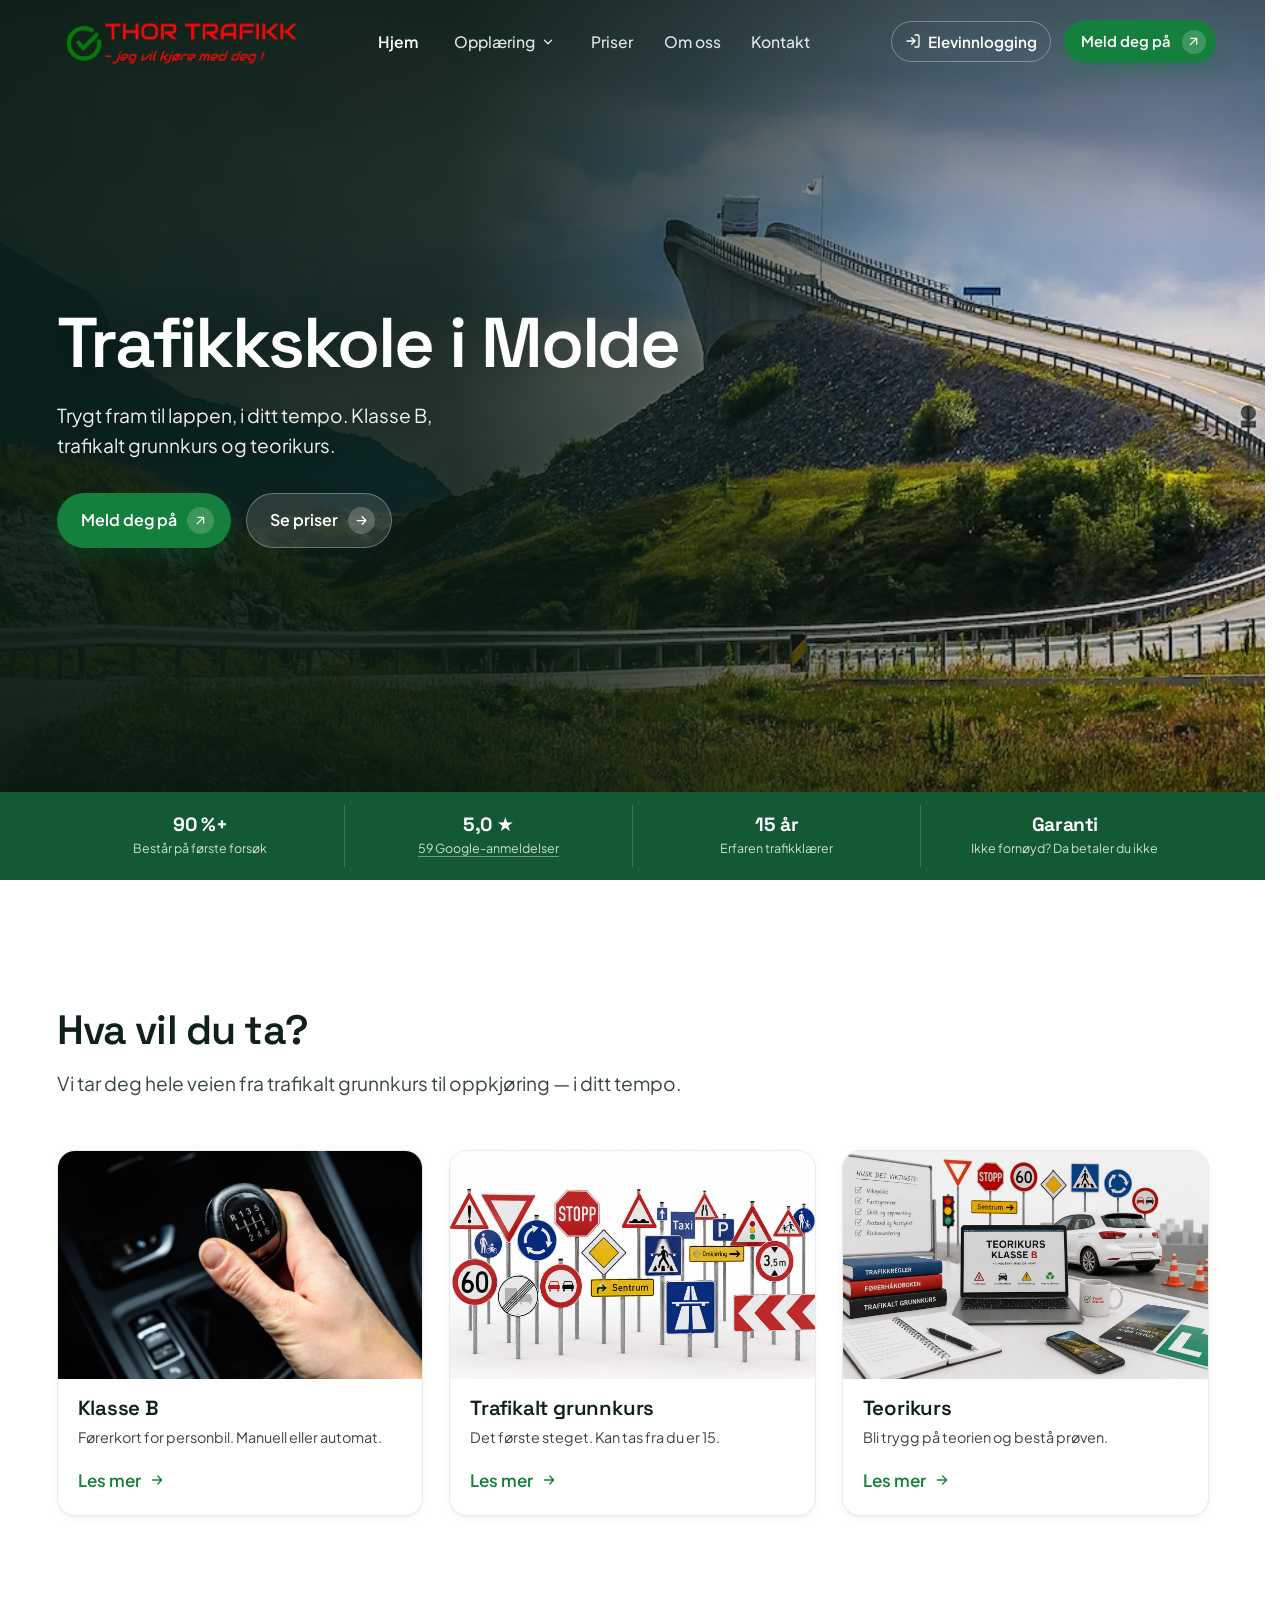
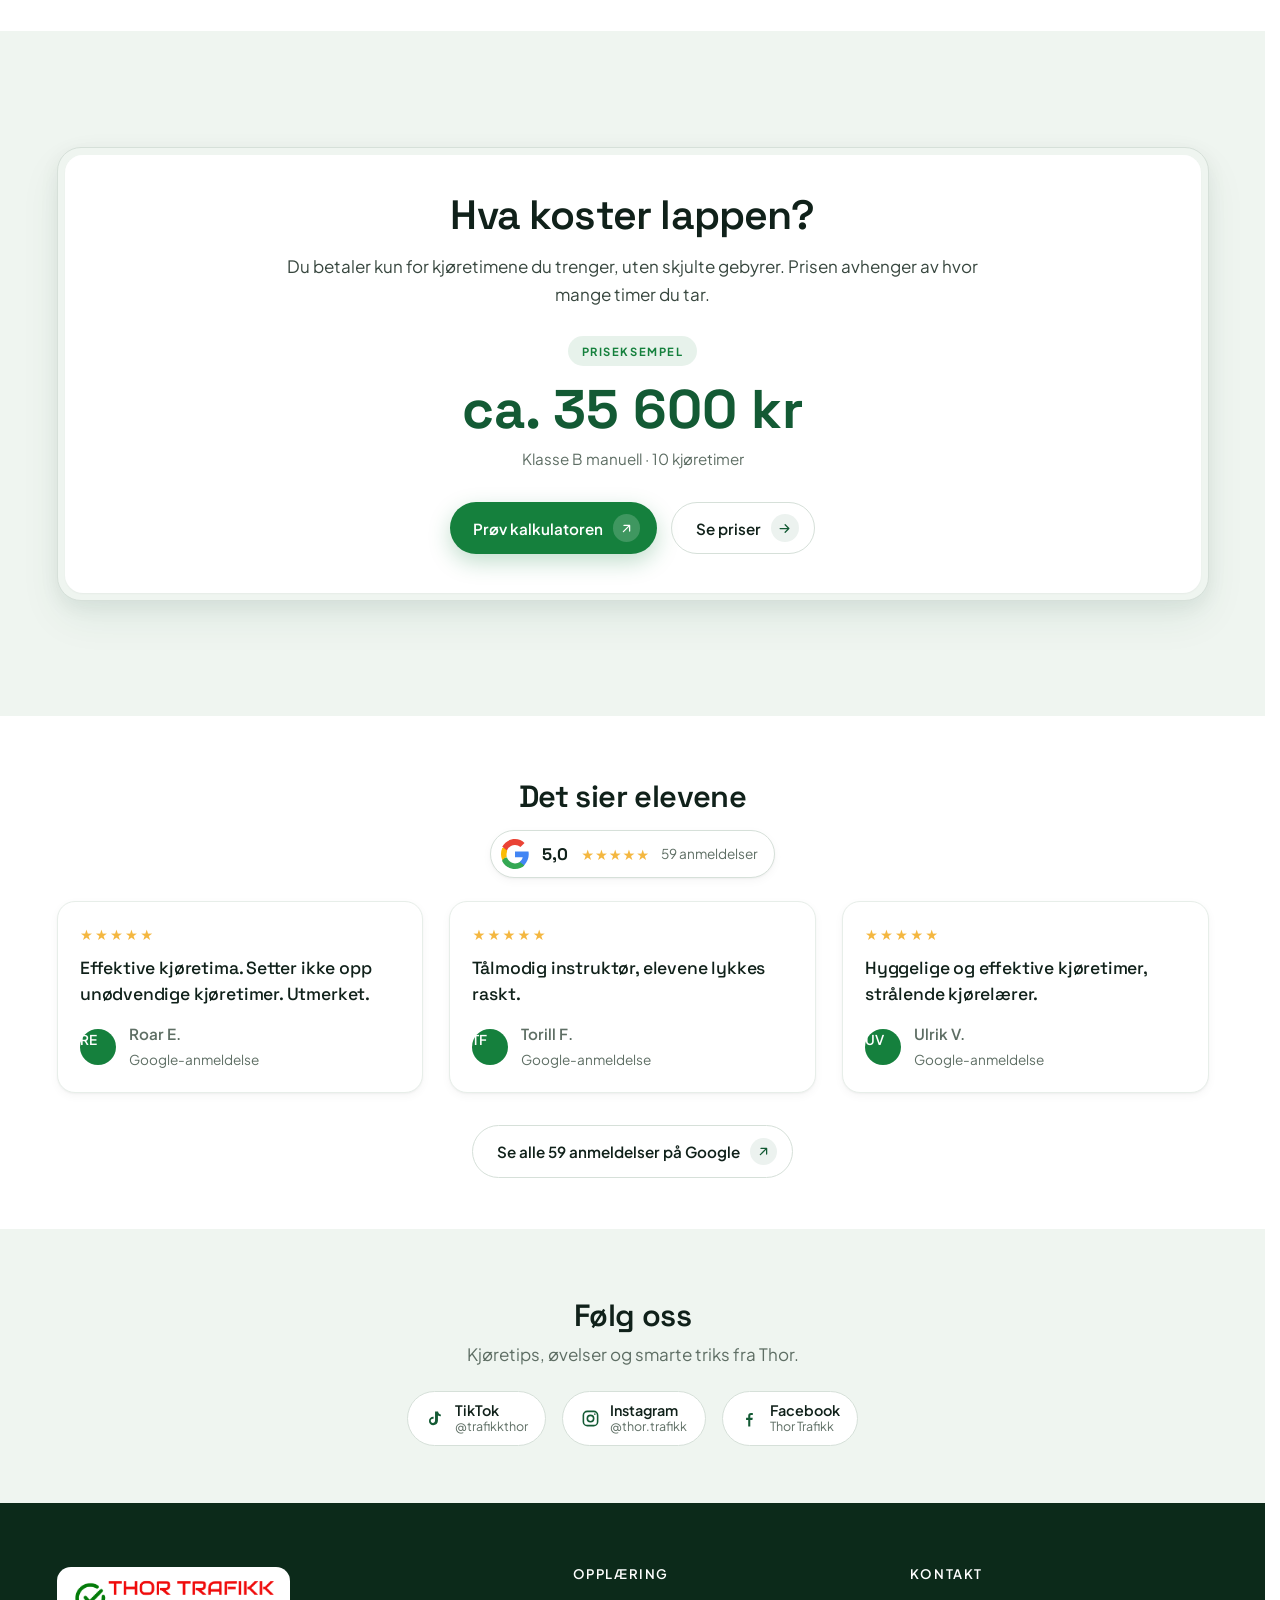
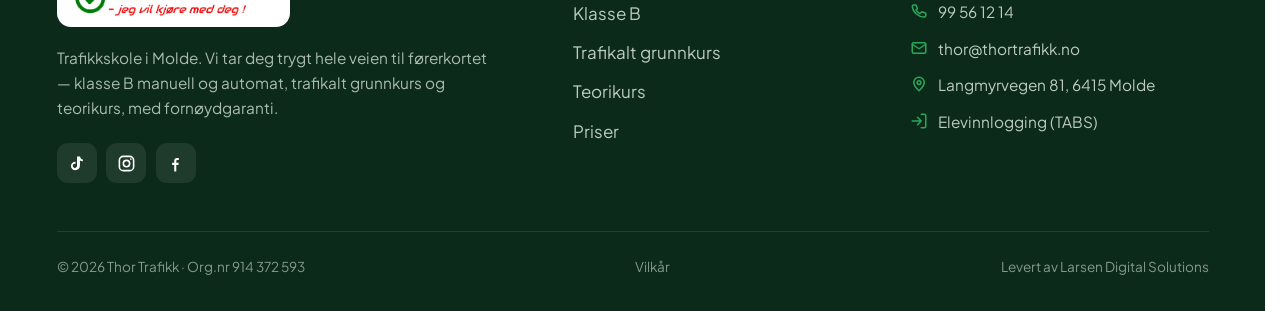
<file: index.html>
<!DOCTYPE html>
<html lang="nb">
<head>
  <meta charset="UTF-8">
  <meta name="viewport" content="width=device-width, initial-scale=1">
  <script>document.documentElement.classList.add('js')</script>
  <title>Trafikkskole i Molde | Ta lappen hos Thor Trafikk</title>
  <meta name="description" content="Ta førerkortet trygt i Molde med Thor Trafikk. Klasse B manuell og automat, trafikalt grunnkurs og teorikurs. Fornøydgaranti, henting og bringing. Meld deg på i dag.">
  <link rel="canonical" href="https://www.thortrafikk.no/">
  <meta name="theme-color" content="#135A34">
  <link rel="icon" type="image/png" href="img/favicon.png">
  <link rel="apple-touch-icon" href="img/favicon.png">
  <meta property="og:type" content="website">
  <meta property="og:site_name" content="Thor Trafikk">
  <meta property="og:locale" content="nb_NO">
  <meta property="og:title" content="Trafikkskole i Molde | Ta lappen hos Thor Trafikk">
  <meta property="og:description" content="Klasse B manuell og automat, trafikalt grunnkurs og teorikurs i Molde. Fornøydgaranti, henting og bringing. Meld deg på i dag.">
  <meta property="og:url" content="https://www.thortrafikk.no/">
  <meta property="og:image" content="https://www.thortrafikk.no/img/og.jpg">
  <meta name="twitter:card" content="summary_large_image">
  <meta name="twitter:title" content="Trafikkskole i Molde | Ta lappen hos Thor Trafikk">
  <meta name="twitter:description" content="Klasse B manuell og automat, trafikalt grunnkurs og teorikurs i Molde. Fornøydgaranti, henting og bringing.">
  <meta name="twitter:image" content="https://www.thortrafikk.no/img/og.jpg">
  <meta name="geo.region" content="NO-15">
  <meta name="geo.placename" content="Molde">
  <meta name="geo.position" content="62.7444642;7.1869304">
  <meta name="ICBM" content="62.7444642, 7.1869304">
  <link rel="stylesheet" href="css/styles.css?v=14">
  <script type="application/ld+json">{"@context":"https://schema.org","@type":"LocalBusiness","additionalType":"https://schema.org/EducationalOrganization","@id":"https://www.thortrafikk.no/#trafikkskole","name":"Thor Trafikk","description":"Trafikkskole i Molde. Opplæring i klasse B manuell og automat, trafikalt grunnkurs og teorikurs, med fornøydgaranti og henting/bringing.","url":"https://www.thortrafikk.no/","image":"https://www.thortrafikk.no/img/og.jpg","email":"thor@thortrafikk.no","telephone":"+4799561214","priceRange":"$$","aggregateRating":{"@type":"AggregateRating","ratingValue":"5.0","reviewCount":"59"},"address":{"@type":"PostalAddress","streetAddress":"Langmyrvegen 81","postalCode":"6415","addressLocality":"Molde","addressRegion":"Møre og Romsdal","addressCountry":"NO"},"geo":{"@type":"GeoCoordinates","latitude":62.7444642,"longitude":7.1869304},"areaServed":[{"@type":"City","name":"Molde"},{"@type":"Place","name":"Elnesvågen"},{"@type":"Place","name":"Hustadvika"},{"@type":"Place","name":"Eidsvåg"},{"@type":"Place","name":"Aukra"}],"openingHoursSpecification":[{"@type":"OpeningHoursSpecification","dayOfWeek":["Monday","Tuesday","Wednesday","Thursday","Friday","Saturday","Sunday"],"opens":"06:00","closes":"18:00"}],"makesOffer":[{"@type":"Offer","itemOffered":{"@type":"Service","name":"Klasse B – manuell"}},{"@type":"Offer","itemOffered":{"@type":"Service","name":"Klasse B – automat"}},{"@type":"Offer","itemOffered":{"@type":"Service","name":"Trafikalt grunnkurs"}},{"@type":"Offer","itemOffered":{"@type":"Service","name":"Teorikurs"}}]}</script>
</head>
<body>
  <a href="#hovedinnhold" class="skip-link">Hopp til innhold</a>

  <!-- ===================== NAV ===================== -->
  <header class="nav">
    <div class="container nav__inner">
      <a class="brand" href="index.html" aria-label="Thor Trafikk, forside"><img decoding="async" class="brand__logo" src="img/logo.png" alt="Thor Trafikk" width="1054" height="199"></a>

      <nav class="nav__links" aria-label="Hovedmeny">
        <a href="index.html" aria-current="page">Hjem</a>
        <div class="has-dd">
          <button class="dd__btn" aria-haspopup="true" aria-expanded="false">Opplæring
            <svg viewBox="0 0 24 24" fill="none" stroke="currentColor" stroke-width="2.4" stroke-linecap="round" stroke-linejoin="round" aria-hidden="true"><path d="m6 9 6 6 6-6"/></svg>
          </button>
          <div class="dd__panel" role="menu">
            <a href="klasse-b.html" role="menuitem"><span class="dd__ic"><svg viewBox="0 0 24 24" fill="none" stroke="currentColor" stroke-width="2" stroke-linecap="round" stroke-linejoin="round"><path d="M5 13l1.5-4.5A2 2 0 0 1 8.4 7h7.2a2 2 0 0 1 1.9 1.5L19 13M5 13h14v4H5z"/><circle cx="8" cy="17" r="1.4"/><circle cx="16" cy="17" r="1.4"/></svg></span><span><b>Klasse B</b><span>Bil · manuell eller automat</span></span></a>
            <a href="trafikalt-grunnkurs.html" role="menuitem"><span class="dd__ic"><svg viewBox="0 0 24 24" fill="none" stroke="currentColor" stroke-width="2" stroke-linecap="round" stroke-linejoin="round"><path d="M12 3 2 8l10 5 10-5-10-5Z"/><path d="M6 10v5c0 1 2.7 2.5 6 2.5s6-1.5 6-2.5v-5"/></svg></span><span><b>Trafikalt grunnkurs</b><span>Første steg · fra 15 år</span></span></a>
            <a href="teorikurs.html" role="menuitem"><span class="dd__ic"><svg viewBox="0 0 24 24" fill="none" stroke="currentColor" stroke-width="2" stroke-linecap="round" stroke-linejoin="round"><path d="M4 5h12a2 2 0 0 1 2 2v12H6a2 2 0 0 1-2-2V5Z"/><path d="M9 9h6M9 13h4"/></svg></span><span><b>Teorikurs</b><span>Øv på teorien · gratis quiz</span></span></a>
          </div>
        </div>
        <a href="priser.html">Priser</a>
        <a href="om-oss.html">Om oss</a>
        <a href="kontakt.html">Kontakt</a>
      </nav>

      <div class="nav__cta">
        <a class="nav__login" href="https://tabs.no/start" target="_blank" rel="noopener" aria-label="Elevinnlogging i TABS (åpner nytt vindu)">
          <svg viewBox="0 0 24 24" fill="none" stroke="currentColor" stroke-width="2" stroke-linecap="round" stroke-linejoin="round" aria-hidden="true"><path d="M15 3h4a2 2 0 0 1 2 2v14a2 2 0 0 1-2 2h-4"/><path d="M10 17 15 12 10 7M15 12H3"/></svg>
          Elevinnlogging
        </a>
        <a class="btn btn--primary" href="kontakt.html">Meld deg på
          <span class="btn__icon" aria-hidden="true"><svg viewBox="0 0 24 24" fill="none" stroke="currentColor" stroke-width="2" stroke-linecap="round" stroke-linejoin="round"><path d="M7 17 17 7M8 7h9v9"/></svg></span>
        </a>
      </div>

      <button class="nav__burger" aria-label="Åpne meny" aria-expanded="false" aria-controls="mobilmeny">
        <span></span><span></span><span></span>
      </button>
    </div>
  </header>

  <!-- mobilmeny -->
  <div class="mobile-menu" id="mobilmeny">
    <a class="m-link" href="index.html">Hjem</a>
    <span class="m-link" style="cursor:default;opacity:.7">Opplæring</span>
    <div class="m-sub">
      <a href="klasse-b.html">Klasse B</a>
      <a href="trafikalt-grunnkurs.html">Trafikalt grunnkurs</a>
      <a href="teorikurs.html">Teorikurs</a>
    </div>
    <a class="m-link" href="priser.html">Priser</a>
    <a class="m-link" href="om-oss.html">Om oss</a>
    <a class="m-link" href="kontakt.html">Kontakt</a>
    <div class="mobile-menu__foot">
      <a class="btn btn--ghost btn--block" href="https://tabs.no/start" target="_blank" rel="noopener">Elevinnlogging
        <span class="btn__icon" aria-hidden="true"><svg viewBox="0 0 24 24" fill="none" stroke="currentColor" stroke-width="2" stroke-linecap="round" stroke-linejoin="round"><path d="M15 3h4a2 2 0 0 1 2 2v14a2 2 0 0 1-2 2h-4"/><path d="M10 17 15 12 10 7M15 12H3"/></svg></span>
      </a>
      <a class="btn btn--primary btn--block" href="kontakt.html">Meld deg på
        <span class="btn__icon" aria-hidden="true"><svg viewBox="0 0 24 24" fill="none" stroke="currentColor" stroke-width="2" stroke-linecap="round" stroke-linejoin="round"><path d="M7 17 17 7M8 7h9v9"/></svg></span>
      </a>
    </div>
  </div>

  <main id="hovedinnhold">

    <!-- ===================== HERO ===================== -->
    <section class="hero">
      <div class="hero__bg" aria-hidden="true">
        <img decoding="async" src="img/hero.jpg" alt="" width="1544" height="586" fetchpriority="high">
      </div>
      <div class="hero__scrim" aria-hidden="true"></div>
      <span data-nav-sentinel style="position:absolute;top:90px;height:1px;width:1px"></span>
      <div class="container hero__inner">
        <h1>Trafikkskole i Molde</h1>
        <p class="lead">Trygt fram til lappen, i ditt tempo. Klasse B, trafikalt&nbsp;grunnkurs og&nbsp;teorikurs.</p>
        <div class="btn-row">
          <a class="btn btn--primary btn--lg" href="kontakt.html">Meld deg på
            <span class="btn__icon" aria-hidden="true"><svg viewBox="0 0 24 24" fill="none" stroke="currentColor" stroke-width="2" stroke-linecap="round" stroke-linejoin="round"><path d="M7 17 17 7M8 7h9v9"/></svg></span>
          </a>
          <a class="btn btn--glass btn--lg" href="priser.html">Se priser
            <span class="btn__icon" aria-hidden="true"><svg viewBox="0 0 24 24" fill="none" stroke="currentColor" stroke-width="2" stroke-linecap="round" stroke-linejoin="round"><path d="M5 12h14M13 6l6 6-6 6"/></svg></span>
          </a>
        </div>
      </div>
    </section>

    <!-- ===================== TRUST-STRIPE ===================== -->
    <section class="trust section--tight">
      <div class="container">
        <div class="trust__grid">
          <div class="trust__item">
            <span class="trust__num">90 %+</span>
            <span class="trust__label">Består på første forsøk</span>
          </div>
          <a class="trust__item trust__item--link" href="https://search.google.com/local/reviews?placeid=ChIJyxSdTIJXEUYRQSgx5xf7uo8" target="_blank" rel="noopener" aria-label="Se Thor Trafikks 59 Google-anmeldelser (5,0 av 5)">
            <span class="trust__num">5,0 <span aria-hidden="true">★</span></span>
            <span class="trust__label">59 Google-anmeldelser</span>
          </a>
          <div class="trust__item">
            <span class="trust__num">15 år</span>
            <span class="trust__label">Erfaren trafikklærer</span>
          </div>
          <div class="trust__item">
            <span class="trust__num">Garanti</span>
            <span class="trust__label">Ikke fornøyd? Da betaler du ikke</span>
          </div>
        </div>
      </div>
    </section>

    <!-- ===================== KLASSER ===================== -->
    <section class="section">
      <div class="container">
        <div class="section-head reveal">
          <h2>Hva vil du ta?</h2>
          <p class="lead">Vi tar deg hele veien fra trafikalt grunnkurs til oppkjøring — i ditt tempo.</p>
        </div>
        <div class="grid grid-3">
          <article class="svc card reveal">
            <div class="svc__media"><img decoding="async" src="img/manuell.jpg" alt="Kjøreopplæring klasse B i Molde — Thor Trafikk" loading="lazy" width="720" height="560"></div>
            <div class="svc__body">
              <h3>Klasse B</h3>
              <p>Førerkort for personbil. Manuell eller automat.</p>
              <a class="svc__link" href="klasse-b.html">Les mer
                <svg viewBox="0 0 24 24" fill="none" stroke="currentColor" stroke-width="2" stroke-linecap="round" stroke-linejoin="round" aria-hidden="true"><path d="M5 12h14M13 6l6 6-6 6"/></svg>
              </a>
            </div>
          </article>
          <article class="svc card reveal" data-delay="2">
            <div class="svc__media"><img decoding="async" src="img/trafikalt.jpg" alt="Trafikalt grunnkurs i Molde — Thor Trafikk" loading="lazy" width="720" height="560"></div>
            <div class="svc__body">
              <h3>Trafikalt grunnkurs</h3>
              <p>Det første steget. Kan tas fra du er 15.</p>
              <a class="svc__link" href="trafikalt-grunnkurs.html">Les mer
                <svg viewBox="0 0 24 24" fill="none" stroke="currentColor" stroke-width="2" stroke-linecap="round" stroke-linejoin="round" aria-hidden="true"><path d="M5 12h14M13 6l6 6-6 6"/></svg>
              </a>
            </div>
          </article>
          <article class="svc card reveal" data-delay="3">
            <div class="svc__media"><img decoding="async" src="img/teori.jpg" alt="Teorikurs i Molde — Thor Trafikk" loading="lazy" width="720" height="560"></div>
            <div class="svc__body">
              <h3>Teorikurs</h3>
              <p>Bli trygg på teorien og bestå prøven.</p>
              <a class="svc__link" href="teorikurs.html">Les mer
                <svg viewBox="0 0 24 24" fill="none" stroke="currentColor" stroke-width="2" stroke-linecap="round" stroke-linejoin="round" aria-hidden="true"><path d="M5 12h14M13 6l6 6-6 6"/></svg>
              </a>
            </div>
          </article>
        </div>
      </div>
    </section>

    <!-- ===================== PRIS-ESTIMATOR TEASER ===================== -->
    <section class="section section--soft">
      <div class="container">
        <div class="bezel reveal">
          <div class="bezel__inner">
            <div style="text-align:center">
              <h2>Hva koster lappen?</h2>
              <p class="measure" style="margin:.9rem auto 0">Du betaler kun for kjøretimene du trenger, uten skjulte gebyrer. Prisen avhenger av hvor mange timer du tar.</p>
              <div style="margin:1.7rem 0 1.9rem">
                <span style="display:inline-block;font-size:.7rem;font-weight:700;letter-spacing:.14em;text-transform:uppercase;color:var(--accent);background:rgba(21,128,61,.1);padding:.38rem .85rem;border-radius:999px;margin-bottom:1rem">Priseksempel</span>
                <div style="font-family:var(--font-display);font-weight:700;font-size:clamp(2.4rem,5vw,3.4rem);line-height:1;color:var(--brand)">ca. 35&nbsp;600 kr</div>
                <div style="color:var(--muted);font-size:.95rem;margin-top:.6rem">Klasse B manuell · 10 kjøretimer</div>
              </div>
              <div class="btn-row" style="justify-content:center">
                <a class="btn btn--primary" href="priser.html#kalkulator">Prøv kalkulatoren<span class="btn__icon" aria-hidden="true"><svg viewBox="0 0 24 24" fill="none" stroke="currentColor" stroke-width="2" stroke-linecap="round" stroke-linejoin="round"><path d="M7 17 17 7M8 7h9v9"/></svg></span></a>
                <a class="btn btn--ghost" href="priser.html">Se priser<span class="btn__icon" aria-hidden="true"><svg viewBox="0 0 24 24" fill="none" stroke="currentColor" stroke-width="2" stroke-linecap="round" stroke-linejoin="round"><path d="M5 12h14M13 6l6 6-6 6"/></svg></span></a>
              </div>
            </div>
          </div>
        </div>
      </div>
    </section>


    <!-- ===================== ANMELDELSER ===================== -->
    <section class="section" style="padding-block:clamp(38px,4vw,58px)">
      <div class="container">
        <div class="section-head section-head--center reveal" style="margin-bottom:1.4rem">
          <h2 style="font-size:clamp(1.5rem,2.4vw,2rem)">Det sier elevene</h2>
          <div style="display:flex;justify-content:center;margin-top:1.1rem">
            <span class="gbadge"><svg class="gbadge__g" viewBox="0 0 24 24" aria-hidden="true"><path fill="#4285F4" d="M23 12.27c0-.79-.07-1.54-.2-2.27H12v4.51h6.16c-.27 1.4-1.07 2.59-2.28 3.39v2.82h3.69C21.64 18.4 23 15.6 23 12.27Z"/><path fill="#34A853" d="M12 24c3.08 0 5.66-1.02 7.55-2.77l-3.69-2.82c-1.02.69-2.33 1.1-3.86 1.1-2.97 0-5.48-2-6.38-4.69H1.79v2.91C3.67 21.42 7.55 24 12 24Z"/><path fill="#FBBC05" d="M5.62 14.82a7.2 7.2 0 0 1 0-4.64V7.27H1.79a12 12 0 0 0 0 9.46l3.83-2.91Z"/><path fill="#EA4335" d="M12 4.75c1.68 0 3.18.58 4.36 1.71l3.27-3.27C17.66 1.27 15.08 0 12 0 7.55 0 3.67 2.58 1.79 6.27l3.83 2.91C6.52 6.75 9.03 4.75 12 4.75Z"/></svg><b>5,0</b><span class="stars" aria-hidden="true">★★★★★</span> <span>59 anmeldelser</span></span>
          </div>
        </div>
        <div class="grid grid-3">
          <figure class="quote card reveal">
            <div class="quote__stars" aria-label="Fem av fem stjerner">★★★★★</div>
            <blockquote><p>Effektive kjøretima. Setter ikke opp unødvendige kjøretimer. Utmerket.</p></blockquote>
            <figcaption class="quote__by"><span class="quote__avatar" style="background:var(--accent);color:#fff">RE</span><span><b>Roar E.</b><span class="quote__src">Google-anmeldelse</span></span></figcaption>
          </figure>
          <figure class="quote card reveal" data-delay="1">
            <div class="quote__stars" aria-label="Fem av fem stjerner">★★★★★</div>
            <blockquote><p>Tålmodig instruktør, elevene lykkes raskt.</p></blockquote>
            <figcaption class="quote__by"><span class="quote__avatar" style="background:var(--accent);color:#fff">TF</span><span><b>Torill F.</b><span class="quote__src">Google-anmeldelse</span></span></figcaption>
          </figure>
          <figure class="quote card reveal" data-delay="2">
            <div class="quote__stars" aria-label="Fem av fem stjerner">★★★★★</div>
            <blockquote><p>Hyggelige og effektive kjøretimer, strålende kjørelærer.</p></blockquote>
            <figcaption class="quote__by"><span class="quote__avatar" style="background:var(--accent);color:#fff">UV</span><span><b>Ulrik V.</b><span class="quote__src">Google-anmeldelse</span></span></figcaption>
          </figure>
        </div>
        <div class="center reveal mt-2">
          <a class="btn btn--ghost" href="https://search.google.com/local/reviews?placeid=ChIJyxSdTIJXEUYRQSgx5xf7uo8" target="_blank" rel="noopener">Se alle 59 anmeldelser på Google
            <span class="btn__icon" aria-hidden="true"><svg viewBox="0 0 24 24" fill="none" stroke="currentColor" stroke-width="2" stroke-linecap="round" stroke-linejoin="round"><path d="M7 17 17 7M8 7h9v9"/></svg></span>
          </a>
        </div>
      </div>
    </section>

    <!-- ===================== FØLG OSS ===================== -->
    <section class="section section--soft" style="padding-block:clamp(38px,4.5vw,58px)">
      <div class="container">
        <div class="section-head section-head--center reveal" style="margin-bottom:1.4rem"><h2 style="font-size:clamp(1.5rem,2.4vw,2rem)">Følg oss</h2><p style="color:var(--muted);margin-top:.5rem">Kjøretips, øvelser og smarte triks fra Thor.</p></div>
        <div class="follow reveal">
          <a class="follow__btn" href="https://www.tiktok.com/@trafikkthor" target="_blank" rel="noopener"><svg viewBox="0 0 24 24" fill="currentColor" aria-hidden="true"><path d="M16.5 3c.32 2.06 1.5 3.55 3.5 3.86v2.4c-1.27.09-2.5-.27-3.66-1.02v6.66c0 3.43-2.66 5.6-5.86 5.6-3.06 0-5.48-2.4-5.48-5.45 0-3.2 2.66-5.5 5.86-5.32v2.66c-.3-.08-.62-.13-.95-.13-1.5 0-2.66 1.2-2.66 2.66 0 1.5 1.16 2.66 2.66 2.66 1.55 0 2.78-1.16 2.78-2.95V3h3.27Z"/></svg><span><b>TikTok</b><small>@trafikkthor</small></span></a>
          <a class="follow__btn" href="https://www.instagram.com/thor.trafikk/" target="_blank" rel="noopener"><svg viewBox="0 0 24 24" fill="none" stroke="currentColor" stroke-width="2" stroke-linecap="round" stroke-linejoin="round" aria-hidden="true"><rect x="3" y="3" width="18" height="18" rx="5"/><circle cx="12" cy="12" r="4"/><circle cx="17.5" cy="6.5" r="1" fill="currentColor" stroke="none"/></svg><span><b>Instagram</b><small>@thor.trafikk</small></span></a>
          <a class="follow__btn" href="https://www.facebook.com/p/Thor-Trafikk-100091266043605/" target="_blank" rel="noopener"><svg viewBox="0 0 24 24" fill="currentColor" aria-hidden="true"><path d="M13 22v-8h2.7l.4-3H13V9.1c0-.87.3-1.46 1.56-1.46H16.2V5.02C15.86 4.97 14.84 4.9 13.85 4.9c-2.06 0-3.47 1.26-3.47 3.57V11H7.7v3h2.68v8H13Z"/></svg><span><b>Facebook</b><small>Thor Trafikk</small></span></a>
        </div>
      </div>
    </section>

  </main>

  <!-- ===================== FOOTER ===================== -->
  <footer class="footer">
    <div class="container">
      <div class="footer__grid">
        <div>
          <a class="brand" href="index.html" aria-label="Thor Trafikk, forside">
            <img decoding="async" class="brand__logo" src="img/logo.png" alt="Thor Trafikk" width="1054" height="199">
          </a>
          <p class="footer__about">Trafikkskole i Molde. Vi tar deg trygt hele veien til førerkortet — klasse B manuell og automat, trafikalt grunnkurs og teorikurs, med fornøydgaranti.</p>
          <div class="footer__social"><a href="https://www.tiktok.com/@trafikkthor" target="_blank" rel="noopener" aria-label="Følg Thor Trafikk på TikTok"><svg viewBox="0 0 24 24" fill="currentColor" aria-hidden="true"><path d="M16.5 3c.32 2.06 1.5 3.55 3.5 3.86v2.4c-1.27.09-2.5-.27-3.66-1.02v6.66c0 3.43-2.66 5.6-5.86 5.6-3.06 0-5.48-2.4-5.48-5.45 0-3.2 2.66-5.5 5.86-5.32v2.66c-.3-.08-.62-.13-.95-.13-1.5 0-2.66 1.2-2.66 2.66 0 1.5 1.16 2.66 2.66 2.66 1.55 0 2.78-1.16 2.78-2.95V3h3.27Z"/></svg></a><a href="https://www.instagram.com/thor.trafikk/" target="_blank" rel="noopener" aria-label="Følg Thor Trafikk på Instagram"><svg viewBox="0 0 24 24" fill="none" stroke="currentColor" stroke-width="2" stroke-linecap="round" stroke-linejoin="round" aria-hidden="true"><rect x="3" y="3" width="18" height="18" rx="5"/><circle cx="12" cy="12" r="4"/><circle cx="17.5" cy="6.5" r="1" fill="currentColor" stroke="none"/></svg></a><a href="https://www.facebook.com/p/Thor-Trafikk-100091266043605/" target="_blank" rel="noopener" aria-label="Følg Thor Trafikk på Facebook"><svg viewBox="0 0 24 24" fill="currentColor" aria-hidden="true"><path d="M13 22v-8h2.7l.4-3H13V9.1c0-.87.3-1.46 1.56-1.46H16.2V5.02C15.86 4.97 14.84 4.9 13.85 4.9c-2.06 0-3.47 1.26-3.47 3.57V11H7.7v3h2.68v8H13Z"/></svg></a></div>
        </div>
        <div>
          <h4>Opplæring</h4>
          <ul>
            <li><a href="klasse-b.html">Klasse B</a></li>
            <li><a href="trafikalt-grunnkurs.html">Trafikalt grunnkurs</a></li>
            <li><a href="teorikurs.html">Teorikurs</a></li>
            <li><a href="priser.html">Priser</a></li>
          </ul>
        </div>
        <div>
          <h4>Kontakt</h4>
          <ul class="footer__contact">
            <li><svg viewBox="0 0 24 24" fill="none" stroke="currentColor" stroke-width="2" stroke-linecap="round" stroke-linejoin="round" aria-hidden="true"><path d="M5 4h3l2 5-2 1.5a11 11 0 0 0 5 5L16 13l5 2v3a2 2 0 0 1-2 2A16 16 0 0 1 3 6a2 2 0 0 1 2-2Z"/></svg><a href="tel:+4799561214">99 56 12 14</a></li><li><svg viewBox="0 0 24 24" fill="none" stroke="currentColor" stroke-width="2" stroke-linecap="round" stroke-linejoin="round" aria-hidden="true"><rect x="3" y="5" width="18" height="14" rx="2"/><path d="m3 7 9 6 9-6"/></svg><a href="mailto:thor@thortrafikk.no">thor@thortrafikk.no</a></li>
            <li><svg viewBox="0 0 24 24" fill="none" stroke="currentColor" stroke-width="2" stroke-linecap="round" stroke-linejoin="round" aria-hidden="true"><path d="M12 21s-7-6.5-7-11a7 7 0 0 1 14 0c0 4.5-7 11-7 11Z"/><circle cx="12" cy="10" r="2.5"/></svg><span>Langmyrvegen 81, 6415 Molde</span></li>
            <li><svg viewBox="0 0 24 24" fill="none" stroke="currentColor" stroke-width="2" stroke-linecap="round" stroke-linejoin="round" aria-hidden="true"><path d="M15 3h4a2 2 0 0 1 2 2v14a2 2 0 0 1-2 2h-4"/><path d="M10 17 15 12 10 7M15 12H3"/></svg><a href="https://tabs.no/start" target="_blank" rel="noopener">Elevinnlogging (TABS)</a></li>
          </ul>
        </div>
      </div>
      <div class="footer__bar">
        <span>© <span data-year>2026</span> Thor Trafikk · Org.nr 914 372 593</span>
        <a href="vilkar.html">Vilkår</a>
        <span>Levert av Larsen Digital Solutions</span>
      </div>
    </div>
  </footer>

  <!-- mobil sticky-bar -->
  <div class="mbar">
    <a class="btn btn--ghost" href="priser.html">Se priser</a>
    <a class="btn btn--primary" href="kontakt.html">Meld deg på
      <span class="btn__icon" aria-hidden="true"><svg viewBox="0 0 24 24" fill="none" stroke="currentColor" stroke-width="2" stroke-linecap="round" stroke-linejoin="round"><path d="M7 17 17 7M8 7h9v9"/></svg></span>
    </a>
  </div>


  <script src="js/main.js?v=12" defer></script>
</body>
</html>
</file>
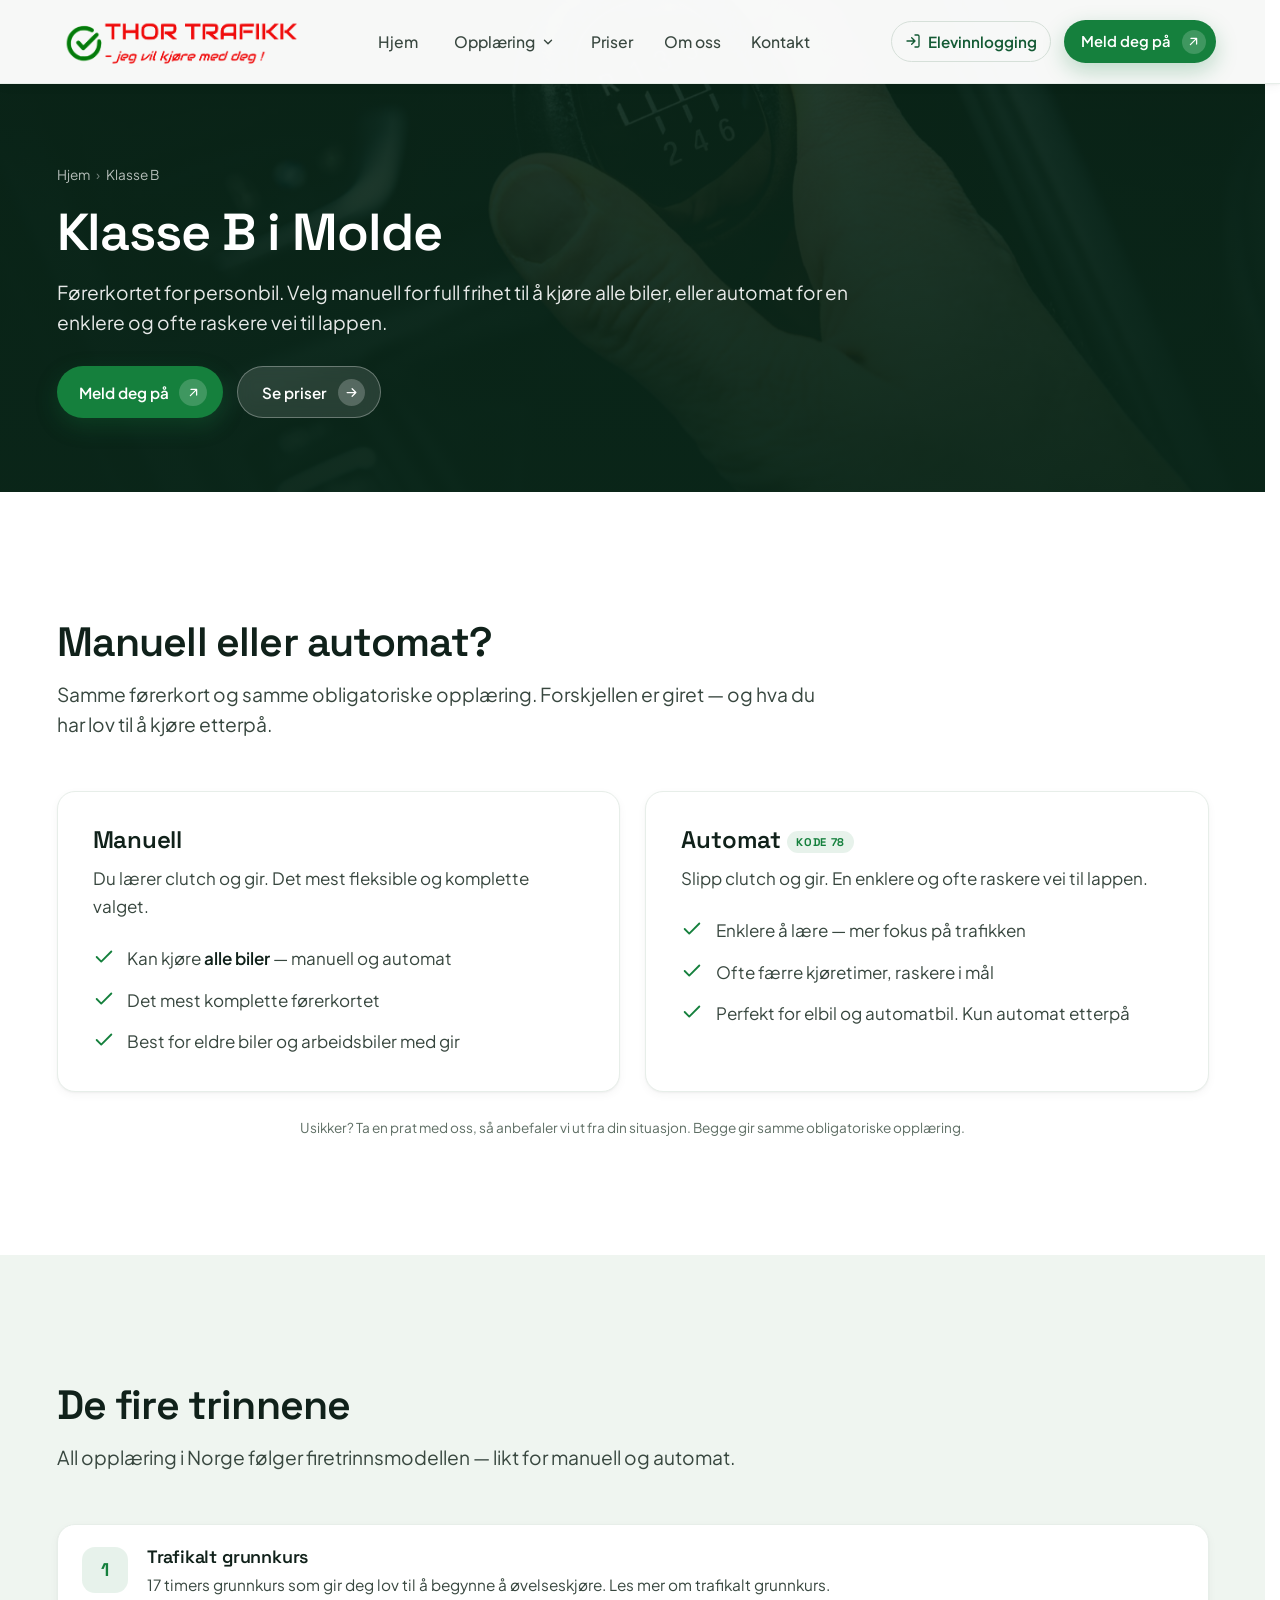
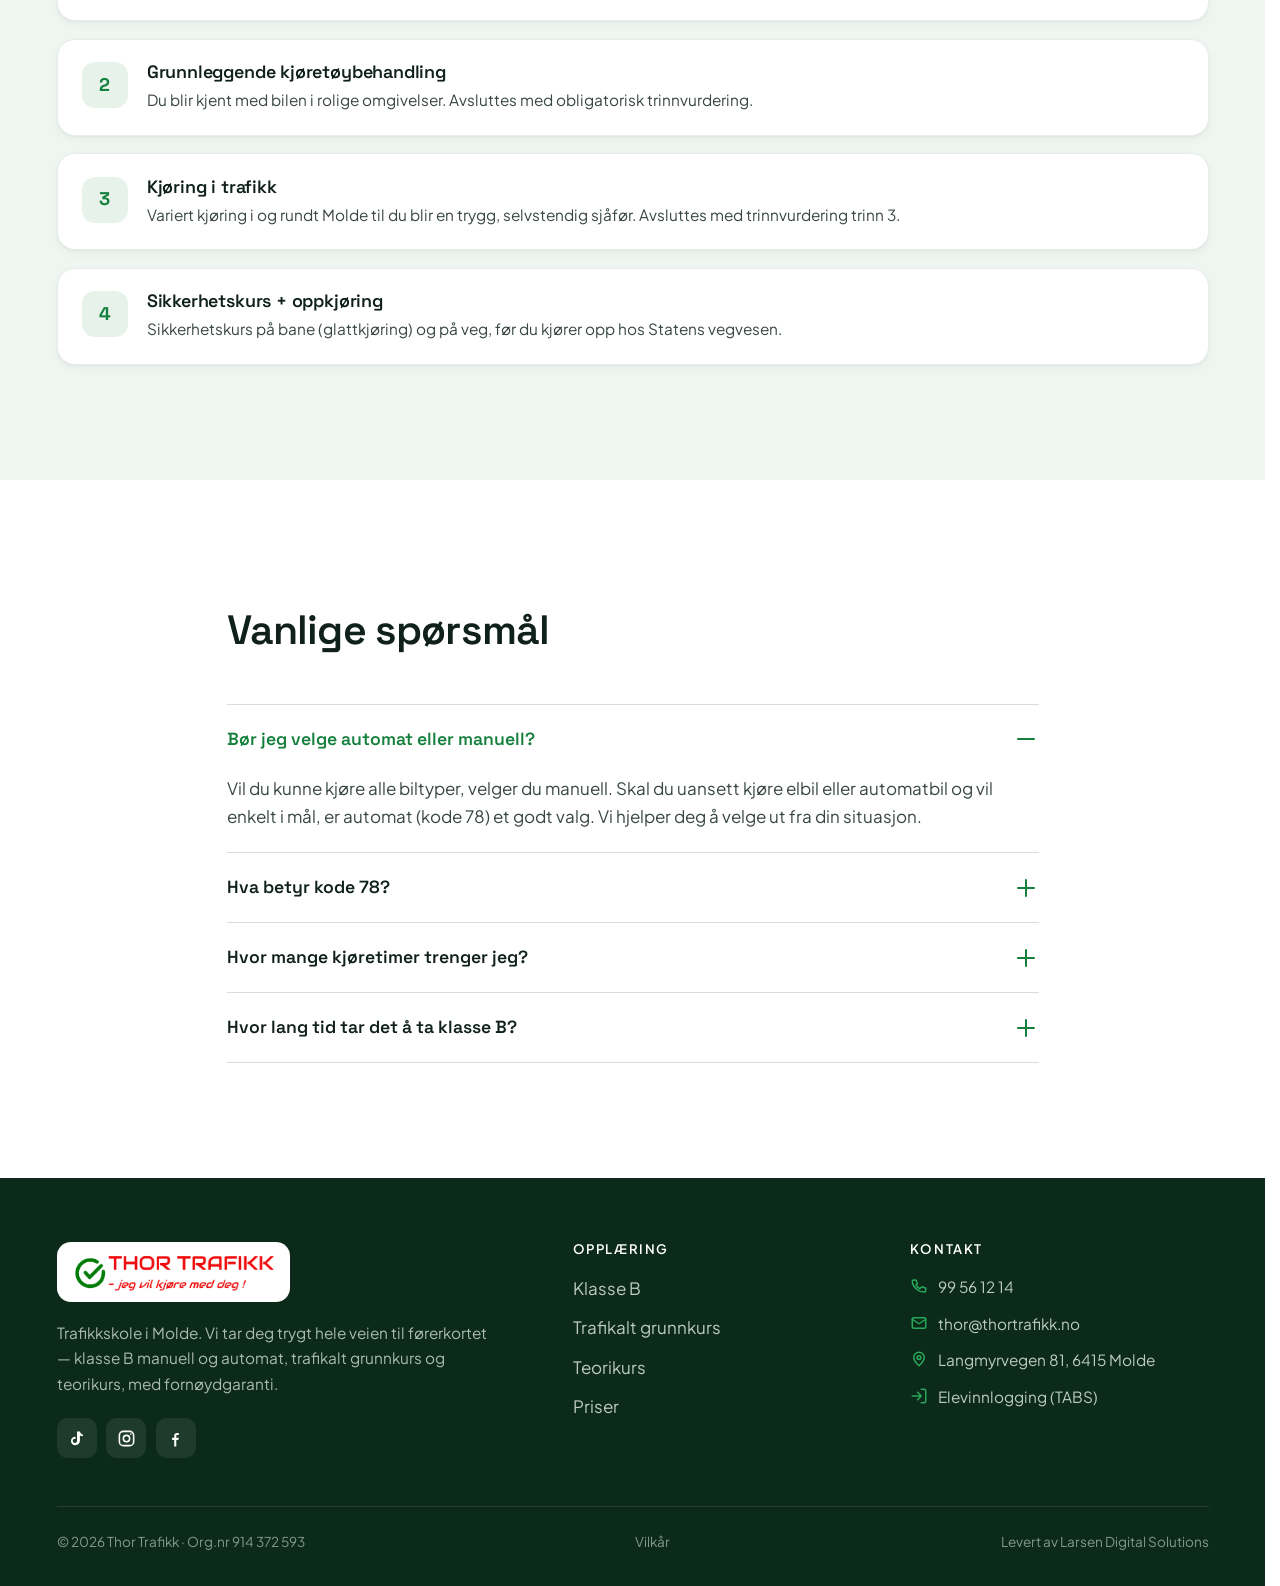
<file: klasse-b-automat.html>
<!DOCTYPE html><html lang="nb"><head><meta charset="UTF-8"><title>Klasse B | Thor Trafikk</title><link rel="canonical" href="https://www.thortrafikk.no/klasse-b.html"><meta http-equiv="refresh" content="0; url=klasse-b.html"><script>location.replace('klasse-b.html')</script></head><body>Siden er flyttet. Gå til <a href="klasse-b.html">Klasse B</a>.</body></html>
</file>
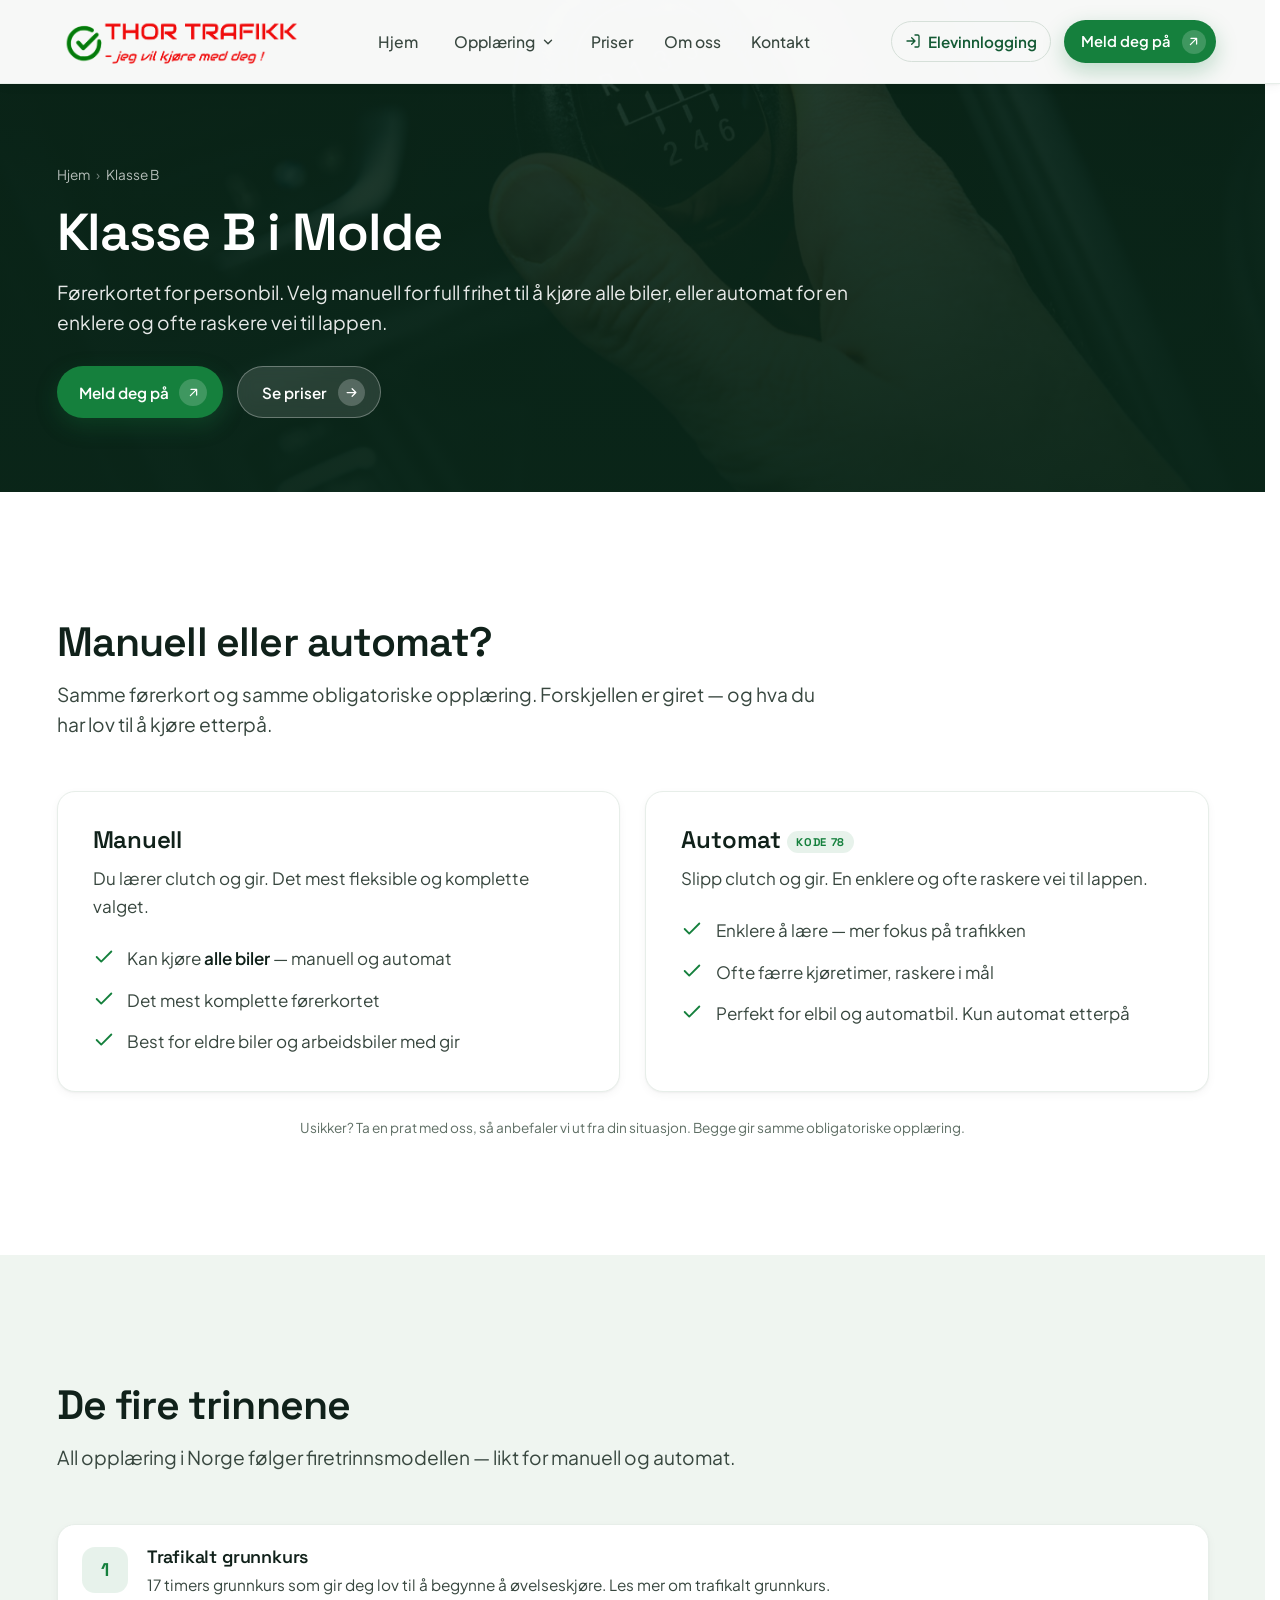
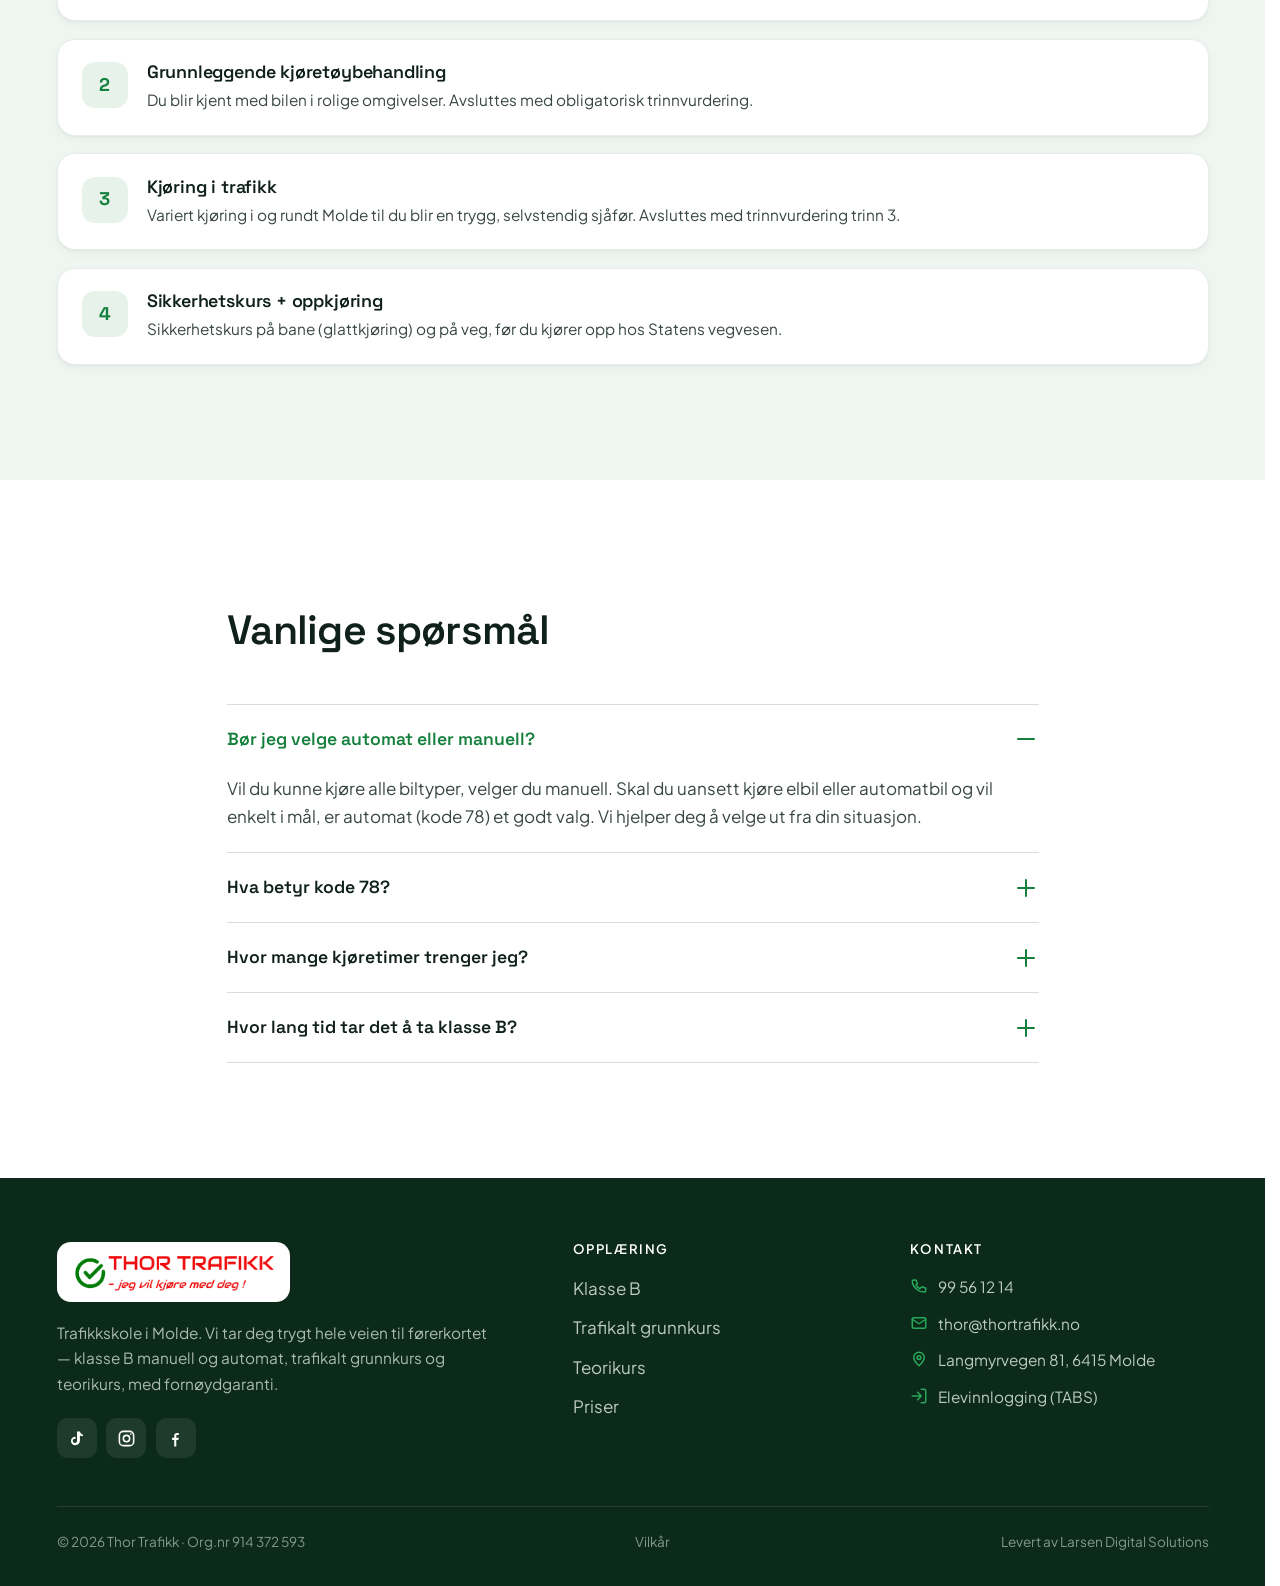
<file: klasse-b.html>
<!DOCTYPE html>
<html lang="nb">
<head>
  <meta charset="UTF-8">
  <meta name="viewport" content="width=device-width, initial-scale=1">
  <script>document.documentElement.classList.add('js')</script>
  <title>Klasse B i Molde | Manuell og automat | Thor Trafikk</title>
  <meta name="description" content="Ta førerkort klasse B i Molde hos Thor Trafikk — manuell eller automat (kode 78). Se forskjellen, de fire trinnene og hva opplæringen koster. Erfaren lærer, henting og fornøydgaranti.">
  <link rel="canonical" href="https://www.thortrafikk.no/klasse-b.html">
  <meta name="theme-color" content="#135A34">
  <link rel="icon" type="image/png" href="img/favicon.png">
  <link rel="apple-touch-icon" href="img/favicon.png">
  <meta property="og:type" content="website">
  <meta property="og:site_name" content="Thor Trafikk">
  <meta property="og:locale" content="nb_NO">
  <meta property="og:title" content="Klasse B i Molde | Manuell og automat | Thor Trafikk">
  <meta property="og:description" content="Ta lappen i Molde — manuell eller automat. Se forskjellen og hva det koster.">
  <meta property="og:url" content="https://www.thortrafikk.no/klasse-b.html">
  <meta property="og:image" content="https://www.thortrafikk.no/img/og.jpg">
  <link rel="stylesheet" href="css/styles.css?v=14">
  <script type="application/ld+json">{"@context":"https://schema.org","@type":"BreadcrumbList","itemListElement":[{"@type":"ListItem","position":1,"name":"Hjem","item":"https://www.thortrafikk.no/"},{"@type":"ListItem","position":2,"name":"Klasse B","item":"https://www.thortrafikk.no/klasse-b.html"}]}</script>
  <script type="application/ld+json">{"@context":"https://schema.org","@type":"FAQPage","mainEntity":[{"@type":"Question","name":"Bør jeg velge automat eller manuell?","acceptedAnswer":{"@type":"Answer","text":"Vil du kunne kjøre alle biltyper, velger du manuell. Skal du uansett kjøre elbil eller automatbil og vil enkelt i mål, er automat (kode 78) et godt valg. Vi hjelper deg å velge ut fra din situasjon."}},{"@type":"Question","name":"Hva betyr kode 78?","acceptedAnswer":{"@type":"Answer","text":"Kjører du opp i automatbil, får du kode 78 i førerkortet og kan kun kjøre automatgir. Vil du senere kjøre manuelt, må du avlegge en ny oppkjøring i manuell bil."}},{"@type":"Question","name":"Hvor mange kjøretimer trenger jeg?","acceptedAnswer":{"@type":"Answer","text":"Det er individuelt. I tillegg til de obligatoriske kursene bruker mange mellom 10 og 25 kjøretimer. På automat klarer mange seg med litt færre. Vi gjør trinnvurderinger underveis og ser sammen når du er klar."}},{"@type":"Question","name":"Hvor lang tid tar det å ta klasse B?","acceptedAnswer":{"@type":"Answer","text":"De fleste bruker fra noen måneder til et drøyt år, avhengig av hvor ofte de kjører og hvor mye de øvelseskjører privat. Vi legger en plan sammen med deg."}}]}</script>
  <script type="application/ld+json">{"@context":"https://schema.org","@type":"Service","name":"Klasse B — kjøreopplæring i Molde","serviceType":"Føreropplæring klasse B (manuell og automat)","provider":{"@type":"LocalBusiness","name":"Thor Trafikk","@id":"https://www.thortrafikk.no/#trafikkskole"},"areaServed":{"@type":"City","name":"Molde"},"url":"https://www.thortrafikk.no/klasse-b.html","description":"Kjøreopplæring for førerkort klasse B i Molde, manuell eller automat (kode 78). Erfaren lærer, fornøydgaranti og henting."}</script>
</head>
<body>
  <a href="#hovedinnhold" class="skip-link">Hopp til innhold</a>

  <header class="nav">
    <div class="container nav__inner">
      <a class="brand" href="index.html" aria-label="Thor Trafikk, forside"><img decoding="async" class="brand__logo" src="img/logo.png" alt="Thor Trafikk" width="1054" height="199"></a>
      <nav class="nav__links" aria-label="Hovedmeny">
        <a href="index.html">Hjem</a>
        <div class="has-dd">
          <button class="dd__btn" aria-haspopup="true" aria-expanded="false">Opplæring<svg viewBox="0 0 24 24" fill="none" stroke="currentColor" stroke-width="2.4" stroke-linecap="round" stroke-linejoin="round" aria-hidden="true"><path d="m6 9 6 6 6-6"/></svg></button>
          <div class="dd__panel" role="menu">
            <a href="klasse-b.html" role="menuitem" aria-current="page"><span class="dd__ic"><svg viewBox="0 0 24 24" fill="none" stroke="currentColor" stroke-width="2" stroke-linecap="round" stroke-linejoin="round"><path d="M5 13l1.5-4.5A2 2 0 0 1 8.4 7h7.2a2 2 0 0 1 1.9 1.5L19 13M5 13h14v4H5z"/><circle cx="8" cy="17" r="1.4"/><circle cx="16" cy="17" r="1.4"/></svg></span><span><b>Klasse B</b><span>Bil · manuell eller automat</span></span></a>
            <a href="trafikalt-grunnkurs.html" role="menuitem"><span class="dd__ic"><svg viewBox="0 0 24 24" fill="none" stroke="currentColor" stroke-width="2" stroke-linecap="round" stroke-linejoin="round"><path d="M12 3 2 8l10 5 10-5-10-5Z"/><path d="M6 10v5c0 1 2.7 2.5 6 2.5s6-1.5 6-2.5v-5"/></svg></span><span><b>Trafikalt grunnkurs</b><span>Første steg · fra 15 år</span></span></a>
            <a href="teorikurs.html" role="menuitem"><span class="dd__ic"><svg viewBox="0 0 24 24" fill="none" stroke="currentColor" stroke-width="2" stroke-linecap="round" stroke-linejoin="round"><path d="M4 5h12a2 2 0 0 1 2 2v12H6a2 2 0 0 1-2-2V5Z"/><path d="M9 9h6M9 13h4"/></svg></span><span><b>Teorikurs</b><span>Øv på teorien · gratis quiz</span></span></a>
          </div>
        </div>
        <a href="priser.html">Priser</a>
        <a href="om-oss.html">Om oss</a>
        <a href="kontakt.html">Kontakt</a>
      </nav>
      <div class="nav__cta">
        <a class="nav__login" href="https://tabs.no/start" target="_blank" rel="noopener" aria-label="Elevinnlogging i TABS (åpner nytt vindu)"><svg viewBox="0 0 24 24" fill="none" stroke="currentColor" stroke-width="2" stroke-linecap="round" stroke-linejoin="round" aria-hidden="true"><path d="M15 3h4a2 2 0 0 1 2 2v14a2 2 0 0 1-2 2h-4"/><path d="M10 17 15 12 10 7M15 12H3"/></svg> Elevinnlogging</a>
        <a class="btn btn--primary" href="kontakt.html">Meld deg på<span class="btn__icon" aria-hidden="true"><svg viewBox="0 0 24 24" fill="none" stroke="currentColor" stroke-width="2" stroke-linecap="round" stroke-linejoin="round"><path d="M7 17 17 7M8 7h9v9"/></svg></span></a>
      </div>
      <button class="nav__burger" aria-label="Åpne meny" aria-expanded="false" aria-controls="mobilmeny"><span></span><span></span><span></span></button>
    </div>
  </header>

  <div class="mobile-menu" id="mobilmeny">
    <a class="m-link" href="index.html">Hjem</a>
    <span class="m-link" style="cursor:default;opacity:.7">Opplæring</span>
    <div class="m-sub"><a href="klasse-b.html">Klasse B</a><a href="trafikalt-grunnkurs.html">Trafikalt grunnkurs</a><a href="teorikurs.html">Teorikurs</a></div>
    <a class="m-link" href="priser.html">Priser</a>
    <a class="m-link" href="om-oss.html">Om oss</a>
    <a class="m-link" href="kontakt.html">Kontakt</a>
    <div class="mobile-menu__foot"><a class="btn btn--ghost btn--block" href="https://tabs.no/start" target="_blank" rel="noopener">Elevinnlogging<span class="btn__icon" aria-hidden="true"><svg viewBox="0 0 24 24" fill="none" stroke="currentColor" stroke-width="2" stroke-linecap="round" stroke-linejoin="round"><path d="M15 3h4a2 2 0 0 1 2 2v14a2 2 0 0 1-2 2h-4"/><path d="M10 17 15 12 10 7M15 12H3"/></svg></span></a><a class="btn btn--primary btn--block" href="kontakt.html">Meld deg på<span class="btn__icon" aria-hidden="true"><svg viewBox="0 0 24 24" fill="none" stroke="currentColor" stroke-width="2" stroke-linecap="round" stroke-linejoin="round"><path d="M7 17 17 7M8 7h9v9"/></svg></span></a></div>
  </div>

  <main id="hovedinnhold">

    <section class="subhero">
      <div class="subhero__bg" aria-hidden="true"><img decoding="async" src="img/manuell.jpg" alt="" width="1920" height="900"></div>
      <div class="subhero__scrim" aria-hidden="true"></div>
      <span data-nav-sentinel style="position:absolute;top:60px;height:1px;width:1px"></span>
      <div class="container">
        <nav class="crumbs" aria-label="Brødsmuler"><a href="index.html">Hjem</a><span>›</span> Klasse B</nav>
        <h1 style="margin-top:1.1rem">Klasse B i Molde</h1>
        <p class="lead">Førerkortet for personbil. Velg manuell for full frihet til å kjøre alle biler, eller automat for en enklere og ofte raskere vei til lappen.</p>
        <div class="btn-row"><a class="btn btn--primary" href="kontakt.html">Meld deg på<span class="btn__icon" aria-hidden="true"><svg viewBox="0 0 24 24" fill="none" stroke="currentColor" stroke-width="2" stroke-linecap="round" stroke-linejoin="round"><path d="M7 17 17 7M8 7h9v9"/></svg></span></a><a class="btn btn--glass" href="priser.html">Se priser<span class="btn__icon" aria-hidden="true"><svg viewBox="0 0 24 24" fill="none" stroke="currentColor" stroke-width="2" stroke-linecap="round" stroke-linejoin="round"><path d="M5 12h14M13 6l6 6-6 6"/></svg></span></a></div>
      </div>
    </section>

    <section class="section">
      <div class="container">
        <div class="section-head reveal"><h2>Manuell eller automat?</h2><p class="lead">Samme førerkort og samme obligatoriske opplæring. Forskjellen er giret — og hva du har lov til å kjøre etterpå.</p></div>
        <div class="grid grid-2">
          <article class="card reveal" style="padding:clamp(1.6rem,3vw,2.2rem)">
            <h3 style="font-size:1.5rem;margin-bottom:.7rem">Manuell</h3>
            <p style="margin-bottom:1.2rem">Du lærer clutch og gir. Det mest fleksible og komplette valget.</p>
            <ul class="ticks">
              <li><svg viewBox="0 0 24 24" fill="none" stroke="currentColor" stroke-width="2" stroke-linecap="round" stroke-linejoin="round" aria-hidden="true"><path d="M20 6 9 17l-5-5"/></svg><span>Kan kjøre <strong>alle biler</strong> — manuell og automat</span></li>
              <li><svg viewBox="0 0 24 24" fill="none" stroke="currentColor" stroke-width="2" stroke-linecap="round" stroke-linejoin="round" aria-hidden="true"><path d="M20 6 9 17l-5-5"/></svg><span>Det mest komplette førerkortet</span></li>
              <li><svg viewBox="0 0 24 24" fill="none" stroke="currentColor" stroke-width="2" stroke-linecap="round" stroke-linejoin="round" aria-hidden="true"><path d="M20 6 9 17l-5-5"/></svg><span>Best for eldre biler og arbeidsbiler med gir</span></li>
            </ul>
          </article>
          <article class="card reveal" data-delay="1" style="padding:clamp(1.6rem,3vw,2.2rem)">
            <h3 style="font-size:1.5rem;margin-bottom:.7rem">Automat <span style="font-size:.7rem;font-weight:700;letter-spacing:.06em;text-transform:uppercase;color:var(--accent);background:rgba(21,128,61,.1);padding:.25rem .6rem;border-radius:999px;vertical-align:middle">Kode 78</span></h3>
            <p style="margin-bottom:1.2rem">Slipp clutch og gir. En enklere og ofte raskere vei til lappen.</p>
            <ul class="ticks">
              <li><svg viewBox="0 0 24 24" fill="none" stroke="currentColor" stroke-width="2" stroke-linecap="round" stroke-linejoin="round" aria-hidden="true"><path d="M20 6 9 17l-5-5"/></svg><span>Enklere å lære — mer fokus på trafikken</span></li>
              <li><svg viewBox="0 0 24 24" fill="none" stroke="currentColor" stroke-width="2" stroke-linecap="round" stroke-linejoin="round" aria-hidden="true"><path d="M20 6 9 17l-5-5"/></svg><span>Ofte færre kjøretimer, raskere i mål</span></li>
              <li><svg viewBox="0 0 24 24" fill="none" stroke="currentColor" stroke-width="2" stroke-linecap="round" stroke-linejoin="round" aria-hidden="true"><path d="M20 6 9 17l-5-5"/></svg><span>Perfekt for elbil og automatbil. Kun automat etterpå</span></li>
            </ul>
          </article>
        </div>
        <p class="form__note" style="text-align:center;margin-top:1.6rem">Usikker? Ta en prat med oss, så anbefaler vi ut fra din situasjon. Begge gir samme obligatoriske opplæring.</p>
      </div>
    </section>

    <section class="section section--soft">
      <div class="container">
        <div class="section-head reveal"><h2>De fire trinnene</h2><p class="lead">All opplæring i Norge følger firetrinnsmodellen — likt for manuell og automat.</p></div>
        <div class="trinn">
          <div class="trinn__item card reveal"><span class="trinn__badge">1</span><div><h3>Trafikalt grunnkurs</h3><p>17 timers grunnkurs som gir deg lov til å begynne å øvelseskjøre. <a href="trafikalt-grunnkurs.html">Les mer om trafikalt grunnkurs</a>.</p></div></div>
          <div class="trinn__item card reveal" data-delay="1"><span class="trinn__badge">2</span><div><h3>Grunnleggende kjøretøybehandling</h3><p>Du blir kjent med bilen i rolige omgivelser. Avsluttes med obligatorisk trinnvurdering.</p></div></div>
          <div class="trinn__item card reveal" data-delay="2"><span class="trinn__badge">3</span><div><h3>Kjøring i trafikk</h3><p>Variert kjøring i og rundt Molde til du blir en trygg, selvstendig sjåfør. Avsluttes med trinnvurdering trinn 3.</p></div></div>
          <div class="trinn__item card reveal" data-delay="3"><span class="trinn__badge">4</span><div><h3>Sikkerhetskurs + oppkjøring</h3><p>Sikkerhetskurs på bane (glattkjøring) og på veg, før du kjører opp hos Statens vegvesen.</p></div></div>
        </div>
      </div>
    </section>

    <section class="section">
      <div class="container container--narrow">
        <div class="section-head reveal"><h2>Vanlige spørsmål</h2></div>
        <div class="faq reveal">
          <details open id="sp-velg"><summary>Bør jeg velge automat eller manuell? <span class="faq__icon" aria-hidden="true"></span></summary><div class="faq__body"><p>Vil du kunne kjøre alle biltyper, velger du manuell. Skal du uansett kjøre elbil eller automatbil og vil enkelt i mål, er automat (kode 78) et godt valg. Vi hjelper deg å velge ut fra din situasjon.</p></div></details>
          <details id="sp-kode"><summary>Hva betyr kode 78? <span class="faq__icon" aria-hidden="true"></span></summary><div class="faq__body"><p>Kjører du opp i automatbil, får du kode 78 i førerkortet og kan kun kjøre automatgir. Vil du senere kjøre manuelt, må du avlegge en ny oppkjøring i manuell bil.</p></div></details>
          <details id="sp-antall"><summary>Hvor mange kjøretimer trenger jeg? <span class="faq__icon" aria-hidden="true"></span></summary><div class="faq__body"><p>Det er individuelt. I tillegg til de obligatoriske kursene bruker mange mellom 10 og 25 kjøretimer. På automat klarer mange seg med litt færre. Vi gjør trinnvurderinger underveis og ser sammen når du er klar.</p></div></details>
          <details id="sp-tid"><summary>Hvor lang tid tar det å ta klasse B? <span class="faq__icon" aria-hidden="true"></span></summary><div class="faq__body"><p>De fleste bruker fra noen måneder til et drøyt år, avhengig av hvor ofte de kjører og hvor mye de øvelseskjører privat. Vi legger en plan sammen med deg.</p></div></details>
        </div>
      </div>
    </section>

  </main>

  <footer class="footer">
    <div class="container">
      <div class="footer__grid">
        <div><a class="brand" href="index.html" aria-label="Thor Trafikk, forside"><img decoding="async" class="brand__logo" src="img/logo.png" alt="Thor Trafikk" width="1054" height="199"></a><p class="footer__about">Trafikkskole i Molde. Vi tar deg trygt hele veien til førerkortet — klasse B manuell og automat, trafikalt grunnkurs og teorikurs, med fornøydgaranti.</p><div class="footer__social"><a href="https://www.tiktok.com/@trafikkthor" target="_blank" rel="noopener" aria-label="Følg Thor Trafikk på TikTok"><svg viewBox="0 0 24 24" fill="currentColor" aria-hidden="true"><path d="M16.5 3c.32 2.06 1.5 3.55 3.5 3.86v2.4c-1.27.09-2.5-.27-3.66-1.02v6.66c0 3.43-2.66 5.6-5.86 5.6-3.06 0-5.48-2.4-5.48-5.45 0-3.2 2.66-5.5 5.86-5.32v2.66c-.3-.08-.62-.13-.95-.13-1.5 0-2.66 1.2-2.66 2.66 0 1.5 1.16 2.66 2.66 2.66 1.55 0 2.78-1.16 2.78-2.95V3h3.27Z"/></svg></a><a href="https://www.instagram.com/thor.trafikk/" target="_blank" rel="noopener" aria-label="Følg Thor Trafikk på Instagram"><svg viewBox="0 0 24 24" fill="none" stroke="currentColor" stroke-width="2" stroke-linecap="round" stroke-linejoin="round" aria-hidden="true"><rect x="3" y="3" width="18" height="18" rx="5"/><circle cx="12" cy="12" r="4"/><circle cx="17.5" cy="6.5" r="1" fill="currentColor" stroke="none"/></svg></a><a href="https://www.facebook.com/p/Thor-Trafikk-100091266043605/" target="_blank" rel="noopener" aria-label="Følg Thor Trafikk på Facebook"><svg viewBox="0 0 24 24" fill="currentColor" aria-hidden="true"><path d="M13 22v-8h2.7l.4-3H13V9.1c0-.87.3-1.46 1.56-1.46H16.2V5.02C15.86 4.97 14.84 4.9 13.85 4.9c-2.06 0-3.47 1.26-3.47 3.57V11H7.7v3h2.68v8H13Z"/></svg></a></div></div>
        <div><h4>Opplæring</h4><ul><li><a href="klasse-b.html">Klasse B</a></li><li><a href="trafikalt-grunnkurs.html">Trafikalt grunnkurs</a></li><li><a href="teorikurs.html">Teorikurs</a></li><li><a href="priser.html">Priser</a></li></ul></div>
        <div><h4>Kontakt</h4><ul class="footer__contact"><li><svg viewBox="0 0 24 24" fill="none" stroke="currentColor" stroke-width="2" stroke-linecap="round" stroke-linejoin="round" aria-hidden="true"><path d="M5 4h3l2 5-2 1.5a11 11 0 0 0 5 5L16 13l5 2v3a2 2 0 0 1-2 2A16 16 0 0 1 3 6a2 2 0 0 1 2-2Z"/></svg><a href="tel:+4799561214">99 56 12 14</a></li><li><svg viewBox="0 0 24 24" fill="none" stroke="currentColor" stroke-width="2" stroke-linecap="round" stroke-linejoin="round" aria-hidden="true"><rect x="3" y="5" width="18" height="14" rx="2"/><path d="m3 7 9 6 9-6"/></svg><a href="mailto:thor@thortrafikk.no">thor@thortrafikk.no</a></li><li><svg viewBox="0 0 24 24" fill="none" stroke="currentColor" stroke-width="2" stroke-linecap="round" stroke-linejoin="round" aria-hidden="true"><path d="M12 21s-7-6.5-7-11a7 7 0 0 1 14 0c0 4.5-7 11-7 11Z"/><circle cx="12" cy="10" r="2.5"/></svg><span>Langmyrvegen 81, 6415 Molde</span></li><li><svg viewBox="0 0 24 24" fill="none" stroke="currentColor" stroke-width="2" stroke-linecap="round" stroke-linejoin="round" aria-hidden="true"><path d="M15 3h4a2 2 0 0 1 2 2v14a2 2 0 0 1-2 2h-4"/><path d="M10 17 15 12 10 7M15 12H3"/></svg><a href="https://tabs.no/start" target="_blank" rel="noopener">Elevinnlogging (TABS)</a></li></ul></div>
      </div>
      <div class="footer__bar"><span>© <span data-year>2026</span> Thor Trafikk · Org.nr 914 372 593</span><a href="vilkar.html">Vilkår</a><span>Levert av Larsen Digital Solutions</span></div>
    </div>
  </footer>

  <div class="mbar"><a class="btn btn--ghost" href="priser.html">Se priser</a><a class="btn btn--primary" href="kontakt.html">Meld deg på<span class="btn__icon" aria-hidden="true"><svg viewBox="0 0 24 24" fill="none" stroke="currentColor" stroke-width="2" stroke-linecap="round" stroke-linejoin="round"><path d="M7 17 17 7M8 7h9v9"/></svg></span></a></div>
  <script src="js/main.js?v=12" defer></script>
</body>
</html>
</file>
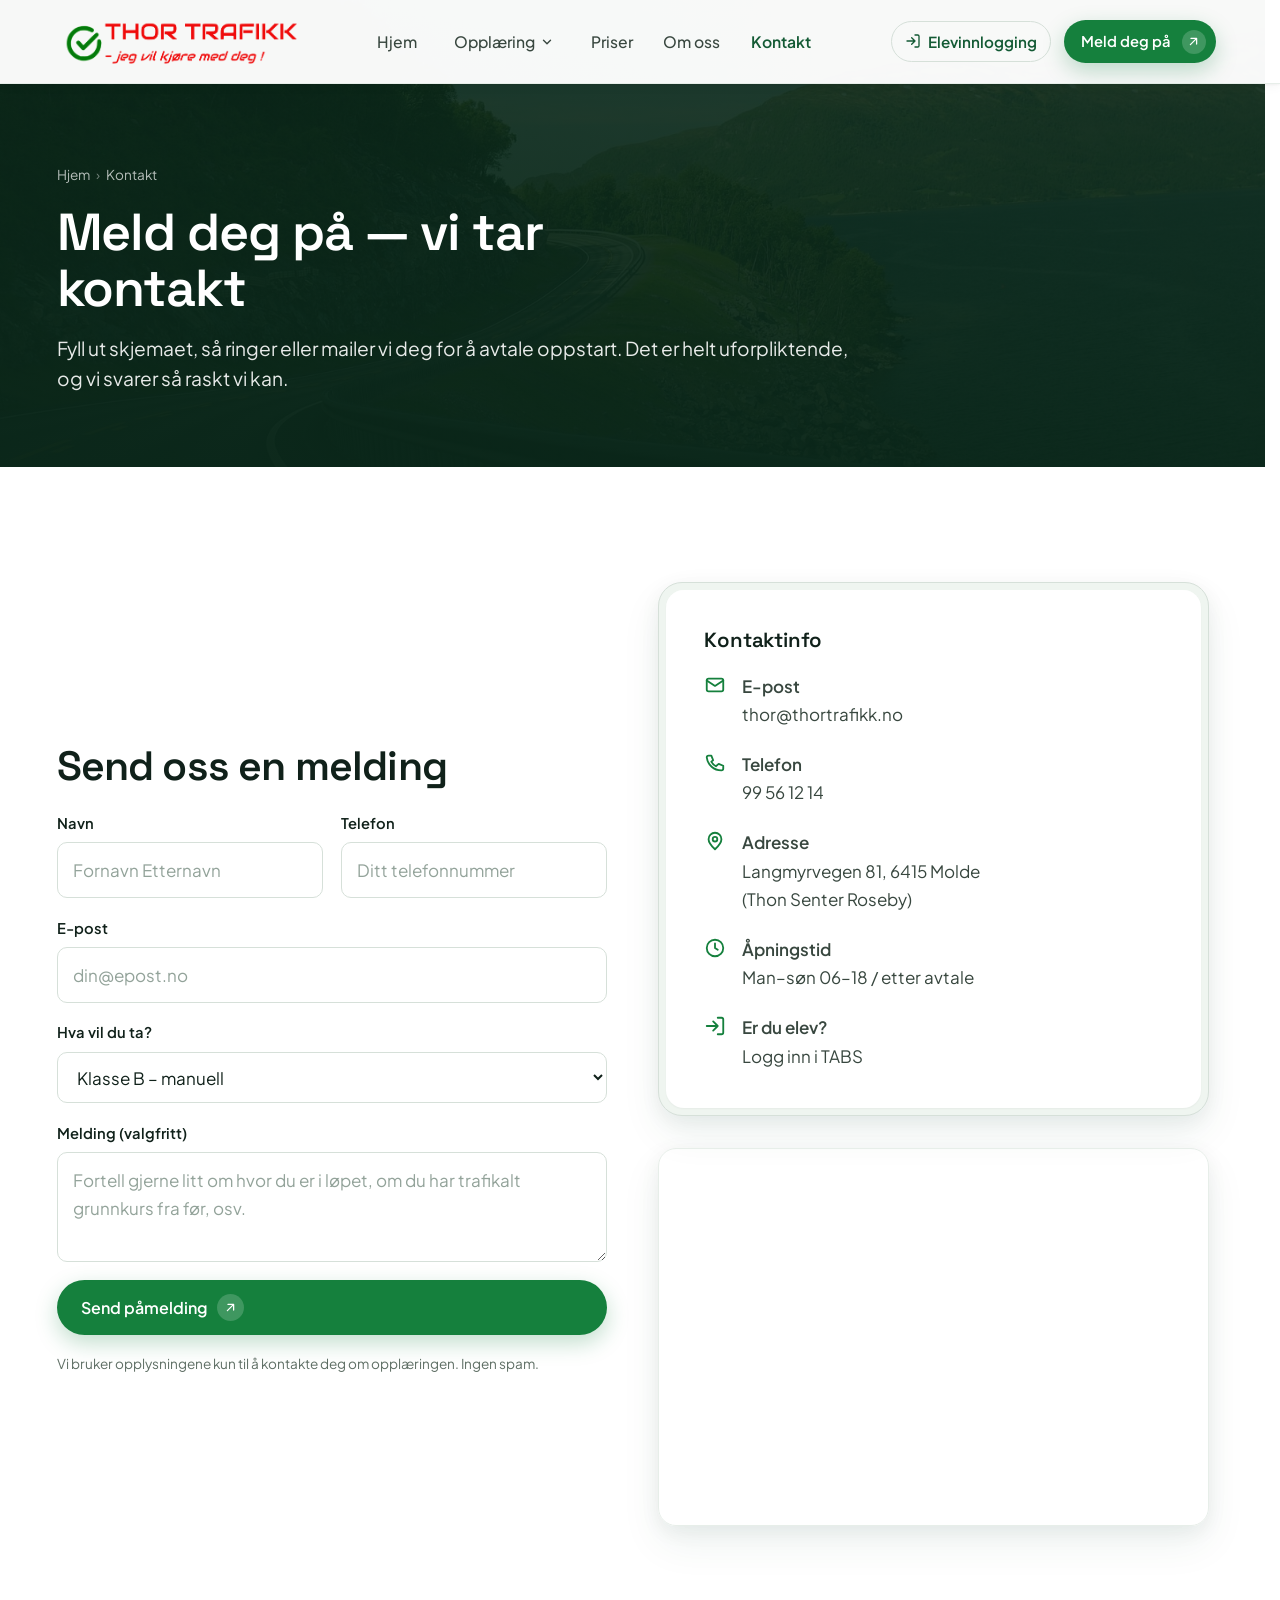
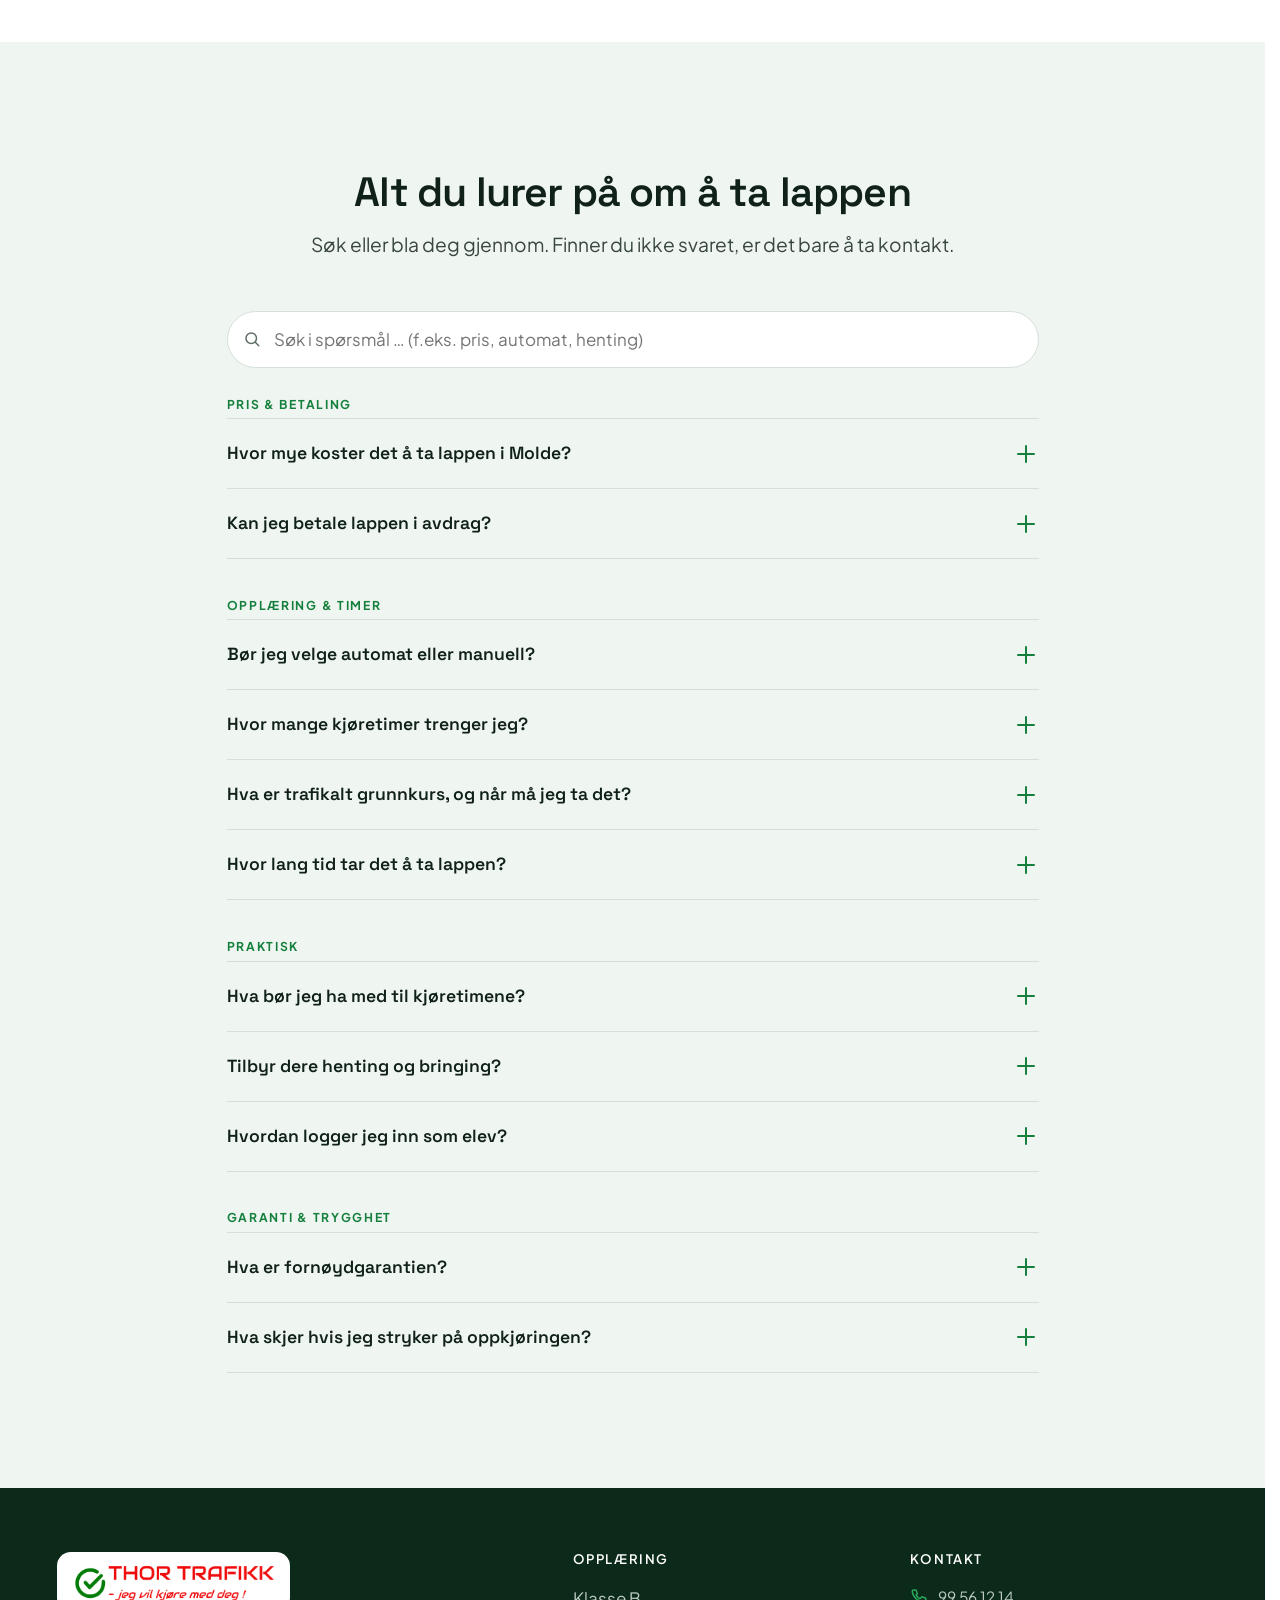
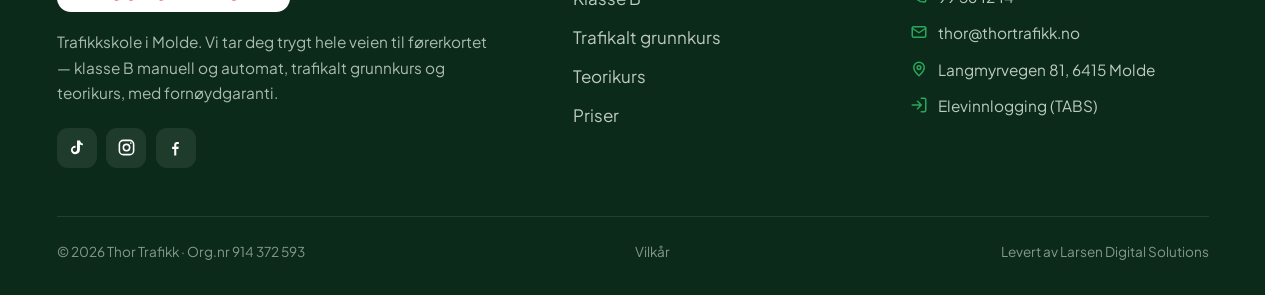
<file: kontakt.html>
<!DOCTYPE html>
<html lang="nb">
<head>
  <meta charset="UTF-8">
  <meta name="viewport" content="width=device-width, initial-scale=1">
  <script>document.documentElement.classList.add('js')</script>
  <title>Kontakt &amp; meld deg på | Trafikkskole i Molde | Thor Trafikk</title>
  <meta name="description" content="Meld deg på eller kontakt Thor Trafikk i Molde. Fyll ut skjemaet, så tar vi kontakt. Se kart, åpningstider og svar på alle vanlige spørsmål om å ta lappen.">
  <link rel="canonical" href="https://www.thortrafikk.no/kontakt.html">
  <meta name="theme-color" content="#135A34">
  <link rel="icon" type="image/png" href="img/favicon.png">
  <link rel="apple-touch-icon" href="img/favicon.png">
  <meta property="og:type" content="website">
  <meta property="og:site_name" content="Thor Trafikk">
  <meta property="og:locale" content="nb_NO">
  <meta property="og:title" content="Kontakt & meld deg på | Trafikkskole i Molde | Thor Trafikk">
  <meta property="og:description" content="Meld deg på eller kontakt Thor Trafikk i Molde. Se kart, åpningstider og svar på alle vanlige spørsmål.">
  <meta property="og:url" content="https://www.thortrafikk.no/kontakt.html">
  <meta property="og:image" content="https://www.thortrafikk.no/img/og.jpg">
  <link rel="stylesheet" href="css/styles.css?v=14">
  <script type="application/ld+json">{"@context":"https://schema.org","@type":"BreadcrumbList","itemListElement":[{"@type":"ListItem","position":1,"name":"Hjem","item":"https://www.thortrafikk.no/"},{"@type":"ListItem","position":2,"name":"Kontakt","item":"https://www.thortrafikk.no/kontakt.html"}]}</script>
  <script type="application/ld+json">{"@context":"https://schema.org","@type":"FAQPage","mainEntity":[{"@type":"Question","name":"Hvor mye koster det å ta lappen i Molde?","acceptedAnswer":{"@type":"Answer","text":"Totalprisen avhenger mest av hvor mange kjøretimer du trenger. De obligatoriske kursene ligger fast. Bruk priskalkulatoren for et ærlig estimat, eller se prislisten for nøyaktige priser."}},{"@type":"Question","name":"Kan jeg betale lappen i avdrag?","acceptedAnswer":{"@type":"Answer","text":"Ta kontakt, så finner vi en betalingsløsning som passer. Mange trafikkskoler tilbyr delbetaling, og vi hjelper deg gjerne med å fordele kostnaden over tid."}},{"@type":"Question","name":"Bør jeg velge automat eller manuell?","acceptedAnswer":{"@type":"Answer","text":"Kjører du opp i automat får du kode 78 og kan bare kjøre automatgir. Vil du kunne kjøre alle biler, velger du manuell. Vi hjelper deg å velge ut fra hva du skal kjøre."}},{"@type":"Question","name":"Hvor mange kjøretimer trenger jeg?","acceptedAnswer":{"@type":"Answer","text":"Det er individuelt. I tillegg til de obligatoriske kursene bruker mange mellom 10 og 25 kjøretimer, avhengig av hvor mye de øvelseskjører privat."}},{"@type":"Question","name":"Hva er trafikalt grunnkurs, og når må jeg ta det?","acceptedAnswer":{"@type":"Answer","text":"Trafikalt grunnkurs er det første, obligatoriske kurset (17 timer). Det tas vanligvis først, fra det året du fyller 15, og gir deg rett til å øvelseskjøre fra du er 16."}},{"@type":"Question","name":"Hva bør jeg ha med til kjøretimene?","acceptedAnswer":{"@type":"Answer","text":"Ta med gyldig legitimasjon og briller/linser hvis du bruker det. Har du fått kjøretillatelse eller elevdokumentasjon, ta det med. Ellers trenger du bare å møte opp uthvilt og klar."}},{"@type":"Question","name":"Tilbyr dere henting og bringing?","acceptedAnswer":{"@type":"Answer","text":"Ja. Vi henter og bringer i Molde-området slik at kjøretimen passer inn i hverdagen din."}},{"@type":"Question","name":"Hvor lang tid tar det å ta lappen?","acceptedAnswer":{"@type":"Answer","text":"De fleste bruker fra noen måneder til et drøyt år, avhengig av hvor ofte de kjører og hvor mye de øvelseskjører privat."}},{"@type":"Question","name":"Hva er fornøydgarantien?","acceptedAnswer":{"@type":"Answer","text":"Er du ikke fornøyd med undervisningen, skal du heller ikke betale for den. Det eneste vi ber om er at du sier ifra rett etter kjøretimen, så garantien gjelder. Ta kontakt, så finner vi en løsning."}},{"@type":"Question","name":"Hva skjer hvis jeg stryker på oppkjøringen?","acceptedAnswer":{"@type":"Answer","text":"Det går heldigvis bra for de aller fleste, men skulle det skje, hjelper vi deg videre med en plan for ny oppkjøring. Ta kontakt, så legger vi opp resten sammen."}},{"@type":"Question","name":"Hvordan logger jeg inn som elev?","acceptedAnswer":{"@type":"Answer","text":"Som elev bruker du elevinnloggingen vår (TABS) til å se kjøretimer, avtaler og fremdrift. Du finner Elevinnlogging-knappen øverst på siden."}}]}</script>
</head>
<body>
  <a href="#hovedinnhold" class="skip-link">Hopp til innhold</a>

  <header class="nav">
    <div class="container nav__inner">
      <a class="brand" href="index.html" aria-label="Thor Trafikk, forside"><img decoding="async" class="brand__logo" src="img/logo.png" alt="Thor Trafikk" width="1054" height="199"></a>
      <nav class="nav__links" aria-label="Hovedmeny">
        <a href="index.html">Hjem</a>
        <div class="has-dd">
          <button class="dd__btn" aria-haspopup="true" aria-expanded="false">Opplæring<svg viewBox="0 0 24 24" fill="none" stroke="currentColor" stroke-width="2.4" stroke-linecap="round" stroke-linejoin="round" aria-hidden="true"><path d="m6 9 6 6 6-6"/></svg></button>
          <div class="dd__panel" role="menu">
            <a href="klasse-b.html" role="menuitem"><span class="dd__ic"><svg viewBox="0 0 24 24" fill="none" stroke="currentColor" stroke-width="2" stroke-linecap="round" stroke-linejoin="round"><path d="M5 13l1.5-4.5A2 2 0 0 1 8.4 7h7.2a2 2 0 0 1 1.9 1.5L19 13M5 13h14v4H5z"/><circle cx="8" cy="17" r="1.4"/><circle cx="16" cy="17" r="1.4"/></svg></span><span><b>Klasse B</b><span>Bil · manuell eller automat</span></span></a>
            <a href="trafikalt-grunnkurs.html" role="menuitem"><span class="dd__ic"><svg viewBox="0 0 24 24" fill="none" stroke="currentColor" stroke-width="2" stroke-linecap="round" stroke-linejoin="round"><path d="M12 3 2 8l10 5 10-5-10-5Z"/><path d="M6 10v5c0 1 2.7 2.5 6 2.5s6-1.5 6-2.5v-5"/></svg></span><span><b>Trafikalt grunnkurs</b><span>Første steg · fra 15 år</span></span></a>
            <a href="teorikurs.html" role="menuitem"><span class="dd__ic"><svg viewBox="0 0 24 24" fill="none" stroke="currentColor" stroke-width="2" stroke-linecap="round" stroke-linejoin="round"><path d="M4 5h12a2 2 0 0 1 2 2v12H6a2 2 0 0 1-2-2V5Z"/><path d="M9 9h6M9 13h4"/></svg></span><span><b>Teorikurs</b><span>Øv på teorien · gratis quiz</span></span></a>
          </div>
        </div>
        <a href="priser.html">Priser</a>
        <a href="om-oss.html">Om oss</a>
        <a href="kontakt.html" aria-current="page">Kontakt</a>
      </nav>
      <div class="nav__cta">
        <a class="nav__login" href="https://tabs.no/start" target="_blank" rel="noopener" aria-label="Elevinnlogging i TABS (åpner nytt vindu)"><svg viewBox="0 0 24 24" fill="none" stroke="currentColor" stroke-width="2" stroke-linecap="round" stroke-linejoin="round" aria-hidden="true"><path d="M15 3h4a2 2 0 0 1 2 2v14a2 2 0 0 1-2 2h-4"/><path d="M10 17 15 12 10 7M15 12H3"/></svg> Elevinnlogging</a>
        <a class="btn btn--primary" href="#paamelding">Meld deg på<span class="btn__icon" aria-hidden="true"><svg viewBox="0 0 24 24" fill="none" stroke="currentColor" stroke-width="2" stroke-linecap="round" stroke-linejoin="round"><path d="M7 17 17 7M8 7h9v9"/></svg></span></a>
      </div>
      <button class="nav__burger" aria-label="Åpne meny" aria-expanded="false" aria-controls="mobilmeny"><span></span><span></span><span></span></button>
    </div>
  </header>

  <div class="mobile-menu" id="mobilmeny">
    <a class="m-link" href="index.html">Hjem</a>
    <span class="m-link" style="cursor:default;opacity:.7">Opplæring</span>
    <div class="m-sub"><a href="klasse-b.html">Klasse B</a><a href="trafikalt-grunnkurs.html">Trafikalt grunnkurs</a><a href="teorikurs.html">Teorikurs</a></div>
    <a class="m-link" href="priser.html">Priser</a>
    <a class="m-link" href="om-oss.html">Om oss</a>
    <a class="m-link" href="kontakt.html">Kontakt</a>
    <div class="mobile-menu__foot"><a class="btn btn--ghost btn--block" href="https://tabs.no/start" target="_blank" rel="noopener">Elevinnlogging<span class="btn__icon" aria-hidden="true"><svg viewBox="0 0 24 24" fill="none" stroke="currentColor" stroke-width="2" stroke-linecap="round" stroke-linejoin="round"><path d="M15 3h4a2 2 0 0 1 2 2v14a2 2 0 0 1-2 2h-4"/><path d="M10 17 15 12 10 7M15 12H3"/></svg></span></a><a class="btn btn--primary btn--block" href="#paamelding">Meld deg på<span class="btn__icon" aria-hidden="true"><svg viewBox="0 0 24 24" fill="none" stroke="currentColor" stroke-width="2" stroke-linecap="round" stroke-linejoin="round"><path d="M7 17 17 7M8 7h9v9"/></svg></span></a></div>
  </div>

  <main id="hovedinnhold">

    <section class="subhero">
      <div class="subhero__bg" aria-hidden="true"><img decoding="async" src="img/road.jpg" alt="" width="1920" height="900"></div>
      <div class="subhero__scrim" aria-hidden="true"></div>
      <span data-nav-sentinel style="position:absolute;top:60px;height:1px;width:1px"></span>
      <div class="container">
        <nav class="crumbs" aria-label="Brødsmuler"><a href="index.html">Hjem</a><span>›</span> Kontakt</nav>
        <h1 style="margin-top:1.1rem">Meld deg på — vi tar kontakt</h1>
        <p class="lead">Fyll ut skjemaet, så ringer eller mailer vi deg for å avtale oppstart. Det er helt uforpliktende, og vi svarer så raskt vi kan.</p>
      </div>
    </section>

    <!-- PÅMELDING + INFO -->
    <section class="section" id="paamelding">
      <div class="container">
        <div class="split">
          <div class="reveal">
            <h2 style="margin:.7rem 0 1.4rem">Send oss en melding</h2>
            <!-- TODO før lansering: bytt YOUR_WEB3FORMS_KEY med ekte Web3Forms access key, og fjern demo-håndteringen i js/main.js?v=12 slik at skjemaet faktisk sendes. -->
            <form class="form" data-lead-form action="https://api.web3forms.com/submit" method="POST">
              <input type="hidden" name="access_key" value="YOUR_WEB3FORMS_KEY">
              <input type="hidden" name="subject" value="Ny påmelding fra thortrafikk.no">
              <input type="checkbox" name="botcheck" style="display:none" tabindex="-1" autocomplete="off">
              <div class="field--row">
                <div class="field"><label for="navn">Navn</label><input id="navn" name="navn" type="text" autocomplete="name" placeholder="Fornavn Etternavn" required></div>
                <div class="field"><label for="tlf">Telefon</label><input id="tlf" name="telefon" type="tel" autocomplete="tel" placeholder="Ditt telefonnummer" required></div>
              </div>
              <div class="field"><label for="epost">E-post</label><input id="epost" name="epost" type="email" autocomplete="email" placeholder="din@epost.no" required></div>
              <div class="field"><label for="klasse">Hva vil du ta?</label>
                <select id="klasse" name="klasse">
                  <option>Klasse B – manuell</option>
                  <option>Klasse B – automat</option>
                  <option>Trafikalt grunnkurs</option>
                  <option>Teorikurs</option>
                  <option>Usikker — vil ha en prat</option>
                </select>
              </div>
              <div class="field"><label for="melding">Melding (valgfritt)</label><textarea id="melding" name="melding" placeholder="Fortell gjerne litt om hvor du er i løpet, om du har trafikalt grunnkurs fra før, osv."></textarea></div>
              <button class="btn btn--primary btn--lg" type="submit">Send påmelding<span class="btn__icon" aria-hidden="true"><svg viewBox="0 0 24 24" fill="none" stroke="currentColor" stroke-width="2" stroke-linecap="round" stroke-linejoin="round"><path d="M7 17 17 7M8 7h9v9"/></svg></span></button>
              <p class="form__status" aria-live="polite"></p>
              <p class="form__note">Vi bruker opplysningene kun til å kontakte deg om opplæringen. Ingen spam.</p>
            </form>
          </div>
          <div class="reveal" data-delay="1">
            <div class="bezel"><div class="bezel__inner">
              <h3 style="margin-bottom:1.3rem">Kontaktinfo</h3>
              <ul class="info-list">
                <li><span class="info-ic"><svg viewBox="0 0 24 24" fill="none" stroke="currentColor" stroke-width="2" stroke-linecap="round" stroke-linejoin="round" aria-hidden="true"><rect x="3" y="5" width="18" height="14" rx="2"/><path d="m3 7 9 6 9-6"/></svg></span><span><b>E-post</b><a href="mailto:thor@thortrafikk.no">thor@thortrafikk.no</a></span></li>
                <li><span class="info-ic"><svg viewBox="0 0 24 24" fill="none" stroke="currentColor" stroke-width="2" stroke-linecap="round" stroke-linejoin="round" aria-hidden="true"><path d="M5 4h3l2 5-2 1.5a11 11 0 0 0 5 5L16 13l5 2v3a2 2 0 0 1-2 2A16 16 0 0 1 3 6a2 2 0 0 1 2-2Z"/></svg></span><span><b>Telefon</b><a href="tel:+4799561214">99 56 12 14</a></span></li>
                <li><span class="info-ic"><svg viewBox="0 0 24 24" fill="none" stroke="currentColor" stroke-width="2" stroke-linecap="round" stroke-linejoin="round" aria-hidden="true"><path d="M12 21s-7-6.5-7-11a7 7 0 0 1 14 0c0 4.5-7 11-7 11Z"/><circle cx="12" cy="10" r="2.5"/></svg></span><span><b>Adresse</b><span>Langmyrvegen 81, 6415 Molde<br>(Thon Senter Roseby)</span></span></li>
                <li><span class="info-ic"><svg viewBox="0 0 24 24" fill="none" stroke="currentColor" stroke-width="2" stroke-linecap="round" stroke-linejoin="round" aria-hidden="true"><circle cx="12" cy="12" r="9"/><path d="M12 7v5l3 2"/></svg></span><span><b>Åpningstid</b><span>Man–søn 06–18 / etter avtale</span></span></li>
                <li><span class="info-ic"><svg viewBox="0 0 24 24" fill="none" stroke="currentColor" stroke-width="2" stroke-linecap="round" stroke-linejoin="round" aria-hidden="true"><path d="M15 3h4a2 2 0 0 1 2 2v14a2 2 0 0 1-2 2h-4"/><path d="M10 17 15 12 10 7M15 12H3"/></svg></span><span><b>Er du elev?</b><a href="https://tabs.no/start" target="_blank" rel="noopener">Logg inn i TABS</a></span></li>
              </ul>
            </div></div>
            <div class="map reveal mt-2">
              <iframe title="Kart til Thor Trafikk, Langmyrvegen 81, Molde" src="https://www.google.com/maps?q=Langmyrvegen+81,+6415+Molde&output=embed" loading="lazy" referrerpolicy="no-referrer-when-downgrade" allowfullscreen></iframe>
            </div>
          </div>
        </div>
      </div>
    </section>

    <!-- FULL FAQ (filtrerbar, gruppert) -->
    <section class="section section--soft" id="faq">
      <div class="container container--narrow">
        <div class="section-head section-head--center reveal">
          <h2>Alt du lurer på om å ta lappen</h2>
          <p class="lead">Søk eller bla deg gjennom. Finner du ikke svaret, er det bare å ta kontakt.</p>
        </div>

        <div class="faq__filter reveal">
          <svg viewBox="0 0 24 24" fill="none" stroke="currentColor" stroke-width="2" stroke-linecap="round" stroke-linejoin="round" aria-hidden="true"><circle cx="11" cy="11" r="7"/><path d="m21 21-4.3-4.3"/></svg>
          <input type="search" data-faq-filter placeholder="Søk i spørsmål … (f.eks. pris, automat, henting)" aria-label="Søk i vanlige spørsmål">
        </div>

        <div class="reveal">
          <div class="faq__group">
            <p class="faq__grouptitle">Pris &amp; betaling</p>
            <div class="faq">
              <details id="faq-pris"><summary>Hvor mye koster det å ta lappen i Molde? <span class="faq__icon" aria-hidden="true"></span></summary><div class="faq__body"><p>Totalprisen avhenger mest av hvor mange kjøretimer du trenger. De obligatoriske kursene ligger fast. Bruk <a href="priser.html#kalkulator">priskalkulatoren</a> for et ærlig estimat, eller se <a href="priser.html">prislisten</a> for nøyaktige priser.</p></div></details>
              <details id="faq-avdrag"><summary>Kan jeg betale lappen i avdrag? <span class="faq__icon" aria-hidden="true"></span></summary><div class="faq__body"><p>Ta kontakt, så finner vi en betalingsløsning som passer. Mange ønsker å fordele kostnaden over tid, og vi hjelper deg gjerne med det.</p></div></details>            </div>
          </div>

          <div class="faq__group">
            <p class="faq__grouptitle">Opplæring &amp; timer</p>
            <div class="faq">
              <details id="faq-automat"><summary>Bør jeg velge automat eller manuell? <span class="faq__icon" aria-hidden="true"></span></summary><div class="faq__body"><p>Kjører du opp i automat får du kode 78 og kan bare kjøre automatgir. Vil du kunne kjøre alle biler, velger du manuell. Vi hjelper deg å velge ut fra hva du skal kjøre. Les mer på sidene for <a href="klasse-b.html">manuell</a> og <a href="klasse-b.html">automat</a>.</p></div></details>
              <details id="faq-timer"><summary>Hvor mange kjøretimer trenger jeg? <span class="faq__icon" aria-hidden="true"></span></summary><div class="faq__body"><p>Det er individuelt. I tillegg til de obligatoriske kursene bruker mange mellom 10 og 25 kjøretimer, avhengig av hvor mye de øvelseskjører privat. Vi gjør trinnvurderinger underveis, så du kjører opp når du faktisk er klar.</p></div></details>
              <details id="faq-tgk"><summary>Hva er trafikalt grunnkurs, og når må jeg ta det? <span class="faq__icon" aria-hidden="true"></span></summary><div class="faq__body"><p>Trafikalt grunnkurs er det første, obligatoriske kurset (17 timer). Det tas vanligvis først, fra det året du fyller 15, og gir deg rett til å øvelseskjøre fra du er 16. <a href="trafikalt-grunnkurs.html">Les mer her</a>.</p></div></details>
              <details id="faq-tid"><summary>Hvor lang tid tar det å ta lappen? <span class="faq__icon" aria-hidden="true"></span></summary><div class="faq__body"><p>De fleste bruker fra noen måneder til et drøyt år, avhengig av hvor ofte de kjører og hvor mye de øvelseskjører privat. Vi legger en plan sammen med deg.</p></div></details>
            </div>
          </div>

          <div class="faq__group">
            <p class="faq__grouptitle">Praktisk</p>
            <div class="faq">
              <details id="faq-medbring"><summary>Hva bør jeg ha med til kjøretimene? <span class="faq__icon" aria-hidden="true"></span></summary><div class="faq__body"><p>Ta med gyldig legitimasjon og briller eller linser hvis du bruker det. Har du fått kjøretillatelse eller elevdokumentasjon, ta det med. Ellers trenger du bare å møte opp uthvilt og klar.</p></div></details>
              <details id="faq-henting"><summary>Tilbyr dere henting og bringing? <span class="faq__icon" aria-hidden="true"></span></summary><div class="faq__body"><p>Ja. Vi henter og bringer i Molde-området slik at kjøretimen passer inn i hverdagen din — enten du kommer fra skole, jobb eller hjemmefra.</p></div></details>
              <details id="faq-elev"><summary>Hvordan logger jeg inn som elev? <span class="faq__icon" aria-hidden="true"></span></summary><div class="faq__body"><p>Som elev bruker du elevinnloggingen vår (TABS) til å se kjøretimer, avtaler og fremdrift. Du finner <a href="https://tabs.no/start" target="_blank" rel="noopener">Elevinnlogging-knappen</a> øverst på siden.</p></div></details>
            </div>
          </div>

          <div class="faq__group">
            <p class="faq__grouptitle">Garanti &amp; trygghet</p>
            <div class="faq">
              <details id="faq-garanti"><summary>Hva er fornøydgarantien? <span class="faq__icon" aria-hidden="true"></span></summary><div class="faq__body"><p>Er du ikke fornøyd med undervisningen, skal du heller ikke betale for den. Det eneste vi ber om er at du sier ifra rett etter kjøretimen, så garantien gjelder. Ta kontakt, så finner vi en løsning.</p></div></details>
              <details id="faq-stryk"><summary>Hva skjer hvis jeg stryker på oppkjøringen? <span class="faq__icon" aria-hidden="true"></span></summary><div class="faq__body"><p>Det går heldigvis bra for de aller fleste, men skulle det skje, hjelper vi deg videre med en plan for ny oppkjøring. Ta kontakt, så legger vi opp resten sammen.</p></div></details>
            </div>
          </div>

          <p class="faq__empty">Fant ingen spørsmål som matcher søket ditt. Prøv et annet ord, eller <a href="#paamelding">send oss en melding</a>.</p>
        </div>
      </div>
    </section>

  </main>

  <footer class="footer">
    <div class="container">
      <div class="footer__grid">
        <div><a class="brand" href="index.html" aria-label="Thor Trafikk, forside"><img decoding="async" class="brand__logo" src="img/logo.png" alt="Thor Trafikk" width="1054" height="199"></a><p class="footer__about">Trafikkskole i Molde. Vi tar deg trygt hele veien til førerkortet — klasse B manuell og automat, trafikalt grunnkurs og teorikurs, med fornøydgaranti.</p>
          <div class="footer__social"><a href="https://www.tiktok.com/@trafikkthor" target="_blank" rel="noopener" aria-label="Følg Thor Trafikk på TikTok"><svg viewBox="0 0 24 24" fill="currentColor" aria-hidden="true"><path d="M16.5 3c.32 2.06 1.5 3.55 3.5 3.86v2.4c-1.27.09-2.5-.27-3.66-1.02v6.66c0 3.43-2.66 5.6-5.86 5.6-3.06 0-5.48-2.4-5.48-5.45 0-3.2 2.66-5.5 5.86-5.32v2.66c-.3-.08-.62-.13-.95-.13-1.5 0-2.66 1.2-2.66 2.66 0 1.5 1.16 2.66 2.66 2.66 1.55 0 2.78-1.16 2.78-2.95V3h3.27Z"/></svg></a><a href="https://www.instagram.com/thor.trafikk/" target="_blank" rel="noopener" aria-label="Følg Thor Trafikk på Instagram"><svg viewBox="0 0 24 24" fill="none" stroke="currentColor" stroke-width="2" stroke-linecap="round" stroke-linejoin="round" aria-hidden="true"><rect x="3" y="3" width="18" height="18" rx="5"/><circle cx="12" cy="12" r="4"/><circle cx="17.5" cy="6.5" r="1" fill="currentColor" stroke="none"/></svg></a><a href="https://www.facebook.com/p/Thor-Trafikk-100091266043605/" target="_blank" rel="noopener" aria-label="Følg Thor Trafikk på Facebook"><svg viewBox="0 0 24 24" fill="currentColor" aria-hidden="true"><path d="M13 22v-8h2.7l.4-3H13V9.1c0-.87.3-1.46 1.56-1.46H16.2V5.02C15.86 4.97 14.84 4.9 13.85 4.9c-2.06 0-3.47 1.26-3.47 3.57V11H7.7v3h2.68v8H13Z"/></svg></a></div></div>
        <div><h4>Opplæring</h4><ul><li><a href="klasse-b.html">Klasse B</a></li><li><a href="trafikalt-grunnkurs.html">Trafikalt grunnkurs</a></li><li><a href="teorikurs.html">Teorikurs</a></li><li><a href="priser.html">Priser</a></li></ul></div>
        <div><h4>Kontakt</h4><ul class="footer__contact"><li><svg viewBox="0 0 24 24" fill="none" stroke="currentColor" stroke-width="2" stroke-linecap="round" stroke-linejoin="round" aria-hidden="true"><path d="M5 4h3l2 5-2 1.5a11 11 0 0 0 5 5L16 13l5 2v3a2 2 0 0 1-2 2A16 16 0 0 1 3 6a2 2 0 0 1 2-2Z"/></svg><a href="tel:+4799561214">99 56 12 14</a></li><li><svg viewBox="0 0 24 24" fill="none" stroke="currentColor" stroke-width="2" stroke-linecap="round" stroke-linejoin="round" aria-hidden="true"><rect x="3" y="5" width="18" height="14" rx="2"/><path d="m3 7 9 6 9-6"/></svg><a href="mailto:thor@thortrafikk.no">thor@thortrafikk.no</a></li><li><svg viewBox="0 0 24 24" fill="none" stroke="currentColor" stroke-width="2" stroke-linecap="round" stroke-linejoin="round" aria-hidden="true"><path d="M12 21s-7-6.5-7-11a7 7 0 0 1 14 0c0 4.5-7 11-7 11Z"/><circle cx="12" cy="10" r="2.5"/></svg><span>Langmyrvegen 81, 6415 Molde</span></li><li><svg viewBox="0 0 24 24" fill="none" stroke="currentColor" stroke-width="2" stroke-linecap="round" stroke-linejoin="round" aria-hidden="true"><path d="M15 3h4a2 2 0 0 1 2 2v14a2 2 0 0 1-2 2h-4"/><path d="M10 17 15 12 10 7M15 12H3"/></svg><a href="https://tabs.no/start" target="_blank" rel="noopener">Elevinnlogging (TABS)</a></li></ul></div>
      </div>
      <div class="footer__bar"><span>© <span data-year>2026</span> Thor Trafikk · Org.nr 914 372 593</span><a href="vilkar.html">Vilkår</a><span>Levert av Larsen Digital Solutions</span></div>
    </div>
  </footer>

  <div class="mbar"><a class="btn btn--ghost" href="priser.html">Se priser</a><a class="btn btn--primary" href="#paamelding">Meld deg på<span class="btn__icon" aria-hidden="true"><svg viewBox="0 0 24 24" fill="none" stroke="currentColor" stroke-width="2" stroke-linecap="round" stroke-linejoin="round"><path d="M7 17 17 7M8 7h9v9"/></svg></span></a></div>
  <script src="js/main.js?v=12" defer></script>
</body>
</html>
</file>
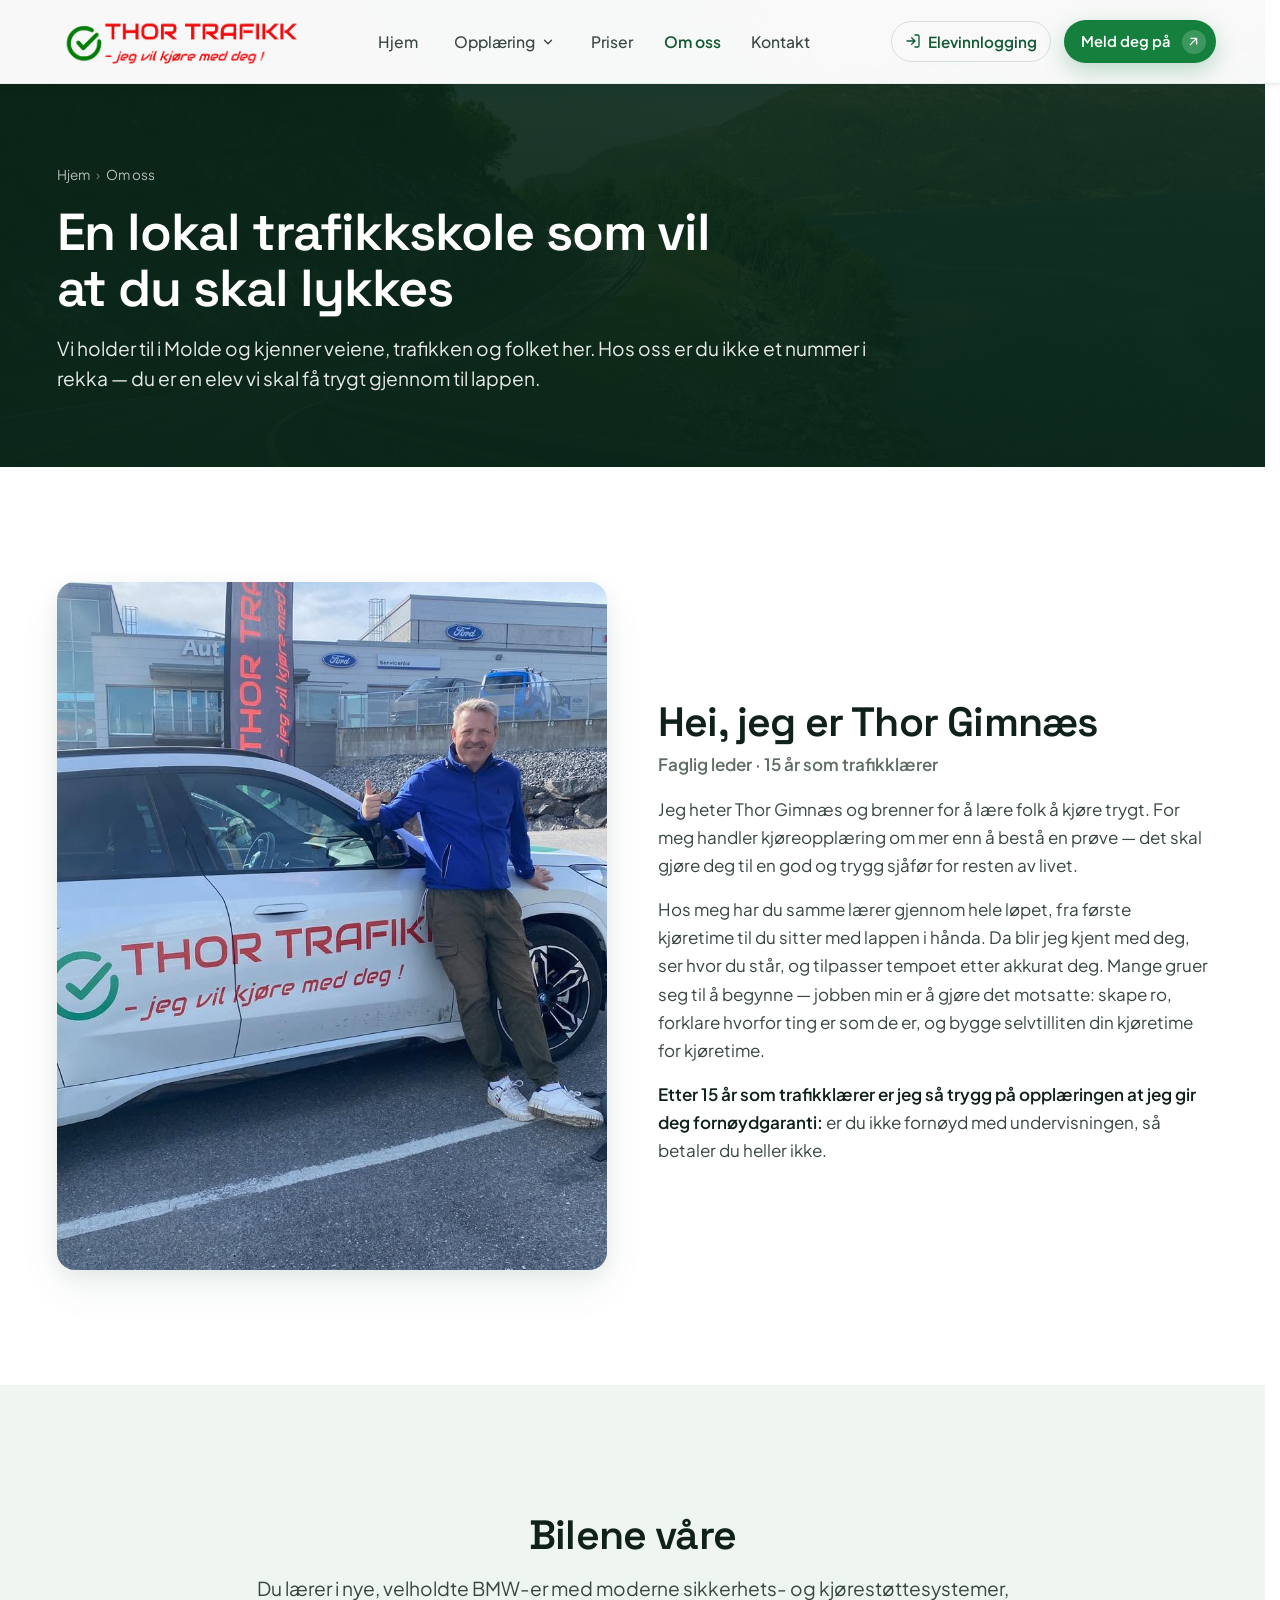
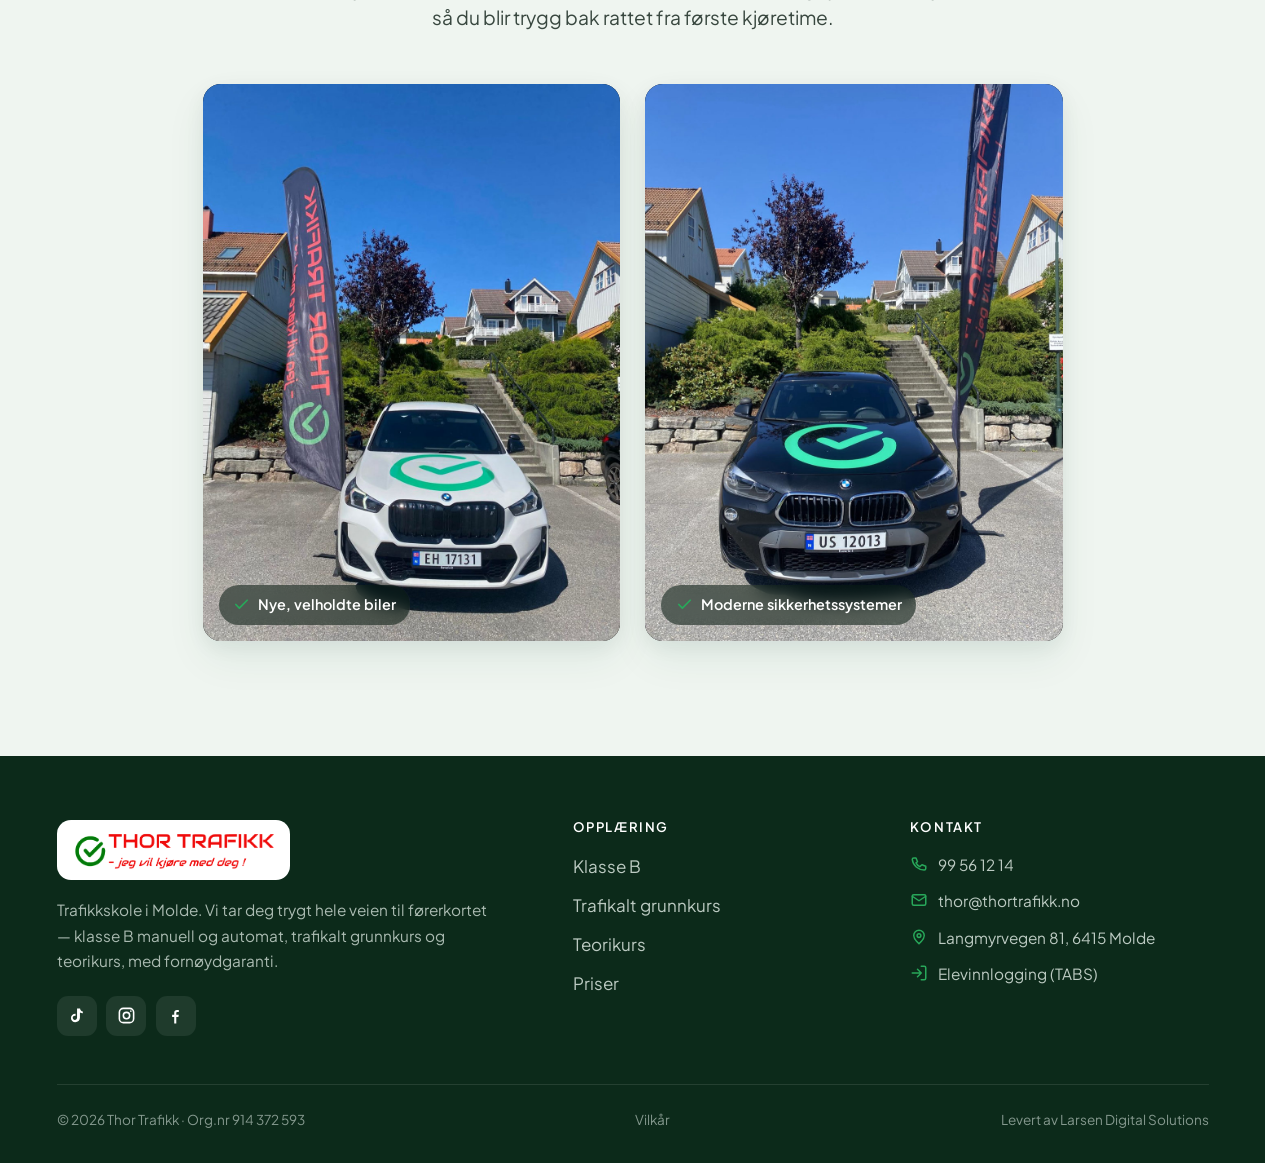
<file: om-oss.html>
<!DOCTYPE html>
<html lang="nb">
<head>
  <meta charset="UTF-8">
  <meta name="viewport" content="width=device-width, initial-scale=1">
  <script>document.documentElement.classList.add('js')</script>
  <title>Om oss | Trafikklærer i Molde | Thor Trafikk</title>
  <meta name="description" content="Thor Trafikk er en lokal trafikkskole i Molde med fornøydgaranti og personlig oppfølging. Møt læreren og les hvorfor over 90 % av elevene består på første forsøk.">
  <link rel="canonical" href="https://www.thortrafikk.no/om-oss.html">
  <meta name="theme-color" content="#135A34">
  <link rel="icon" type="image/png" href="img/favicon.png">
  <link rel="apple-touch-icon" href="img/favicon.png">
  <meta property="og:type" content="website">
  <meta property="og:site_name" content="Thor Trafikk">
  <meta property="og:locale" content="nb_NO">
  <meta property="og:title" content="Om oss | Trafikklærer i Molde | Thor Trafikk">
  <meta property="og:description" content="En lokal trafikkskole i Molde med fornøydgaranti og personlig oppfølging.">
  <meta property="og:url" content="https://www.thortrafikk.no/om-oss.html">
  <meta property="og:image" content="https://www.thortrafikk.no/img/og.jpg">
  <link rel="stylesheet" href="css/styles.css?v=14">
  <script type="application/ld+json">{"@context":"https://schema.org","@type":"BreadcrumbList","itemListElement":[{"@type":"ListItem","position":1,"name":"Hjem","item":"https://www.thortrafikk.no/"},{"@type":"ListItem","position":2,"name":"Om oss","item":"https://www.thortrafikk.no/om-oss.html"}]}</script>
</head>
<body>
  <a href="#hovedinnhold" class="skip-link">Hopp til innhold</a>

  <header class="nav">
    <div class="container nav__inner">
      <a class="brand" href="index.html" aria-label="Thor Trafikk, forside"><img decoding="async" class="brand__logo" src="img/logo.png" alt="Thor Trafikk" width="1054" height="199"></a>
      <nav class="nav__links" aria-label="Hovedmeny">
        <a href="index.html">Hjem</a>
        <div class="has-dd">
          <button class="dd__btn" aria-haspopup="true" aria-expanded="false">Opplæring<svg viewBox="0 0 24 24" fill="none" stroke="currentColor" stroke-width="2.4" stroke-linecap="round" stroke-linejoin="round" aria-hidden="true"><path d="m6 9 6 6 6-6"/></svg></button>
          <div class="dd__panel" role="menu">
            <a href="klasse-b.html" role="menuitem"><span class="dd__ic"><svg viewBox="0 0 24 24" fill="none" stroke="currentColor" stroke-width="2" stroke-linecap="round" stroke-linejoin="round"><path d="M5 13l1.5-4.5A2 2 0 0 1 8.4 7h7.2a2 2 0 0 1 1.9 1.5L19 13M5 13h14v4H5z"/><circle cx="8" cy="17" r="1.4"/><circle cx="16" cy="17" r="1.4"/></svg></span><span><b>Klasse B</b><span>Bil · manuell eller automat</span></span></a>
            <a href="trafikalt-grunnkurs.html" role="menuitem"><span class="dd__ic"><svg viewBox="0 0 24 24" fill="none" stroke="currentColor" stroke-width="2" stroke-linecap="round" stroke-linejoin="round"><path d="M12 3 2 8l10 5 10-5-10-5Z"/><path d="M6 10v5c0 1 2.7 2.5 6 2.5s6-1.5 6-2.5v-5"/></svg></span><span><b>Trafikalt grunnkurs</b><span>Første steg · fra 15 år</span></span></a>
            <a href="teorikurs.html" role="menuitem"><span class="dd__ic"><svg viewBox="0 0 24 24" fill="none" stroke="currentColor" stroke-width="2" stroke-linecap="round" stroke-linejoin="round"><path d="M4 5h12a2 2 0 0 1 2 2v12H6a2 2 0 0 1-2-2V5Z"/><path d="M9 9h6M9 13h4"/></svg></span><span><b>Teorikurs</b><span>Øv på teorien · gratis quiz</span></span></a>
          </div>
        </div>
        <a href="priser.html">Priser</a>
        <a href="om-oss.html" aria-current="page">Om oss</a>
        <a href="kontakt.html">Kontakt</a>
      </nav>
      <div class="nav__cta">
        <a class="nav__login" href="https://tabs.no/start" target="_blank" rel="noopener" aria-label="Elevinnlogging i TABS (åpner nytt vindu)"><svg viewBox="0 0 24 24" fill="none" stroke="currentColor" stroke-width="2" stroke-linecap="round" stroke-linejoin="round" aria-hidden="true"><path d="M15 3h4a2 2 0 0 1 2 2v14a2 2 0 0 1-2 2h-4"/><path d="M10 17 15 12 10 7M15 12H3"/></svg> Elevinnlogging</a>
        <a class="btn btn--primary" href="kontakt.html">Meld deg på<span class="btn__icon" aria-hidden="true"><svg viewBox="0 0 24 24" fill="none" stroke="currentColor" stroke-width="2" stroke-linecap="round" stroke-linejoin="round"><path d="M7 17 17 7M8 7h9v9"/></svg></span></a>
      </div>
      <button class="nav__burger" aria-label="Åpne meny" aria-expanded="false" aria-controls="mobilmeny"><span></span><span></span><span></span></button>
    </div>
  </header>

  <div class="mobile-menu" id="mobilmeny">
    <a class="m-link" href="index.html">Hjem</a>
    <span class="m-link" style="cursor:default;opacity:.7">Opplæring</span>
    <div class="m-sub"><a href="klasse-b.html">Klasse B</a><a href="trafikalt-grunnkurs.html">Trafikalt grunnkurs</a><a href="teorikurs.html">Teorikurs</a></div>
    <a class="m-link" href="priser.html">Priser</a>
    <a class="m-link" href="om-oss.html">Om oss</a>
    <a class="m-link" href="kontakt.html">Kontakt</a>
    <div class="mobile-menu__foot"><a class="btn btn--ghost btn--block" href="https://tabs.no/start" target="_blank" rel="noopener">Elevinnlogging<span class="btn__icon" aria-hidden="true"><svg viewBox="0 0 24 24" fill="none" stroke="currentColor" stroke-width="2" stroke-linecap="round" stroke-linejoin="round"><path d="M15 3h4a2 2 0 0 1 2 2v14a2 2 0 0 1-2 2h-4"/><path d="M10 17 15 12 10 7M15 12H3"/></svg></span></a><a class="btn btn--primary btn--block" href="kontakt.html">Meld deg på<span class="btn__icon" aria-hidden="true"><svg viewBox="0 0 24 24" fill="none" stroke="currentColor" stroke-width="2" stroke-linecap="round" stroke-linejoin="round"><path d="M7 17 17 7M8 7h9v9"/></svg></span></a></div>
  </div>

  <main id="hovedinnhold">

    <section class="subhero">
      <div class="subhero__bg" aria-hidden="true"><img decoding="async" src="img/road.jpg" alt="" width="1920" height="900"></div>
      <div class="subhero__scrim" aria-hidden="true"></div>
      <span data-nav-sentinel style="position:absolute;top:60px;height:1px;width:1px"></span>
      <div class="container">
        <nav class="crumbs" aria-label="Brødsmuler"><a href="index.html">Hjem</a><span>›</span> Om oss</nav>
        <h1 style="margin-top:1.1rem">En lokal trafikkskole som vil at du skal lykkes</h1>
        <p class="lead">Vi holder til i Molde og kjenner veiene, trafikken og folket her. Hos oss er du ikke et nummer i rekka — du er en elev vi skal få trygt gjennom til lappen.</p>
      </div>
    </section>

    <section class="section">
      <div class="container">
        <div class="split">
          <div class="split__media split__media--tall reveal"><img decoding="async" src="img/thor-bil.jpg" alt="Thor ved den merkede skolebilen — Thor Trafikk i Molde" loading="lazy" width="810" height="1014"></div>
          <div class="reveal prose" data-delay="1">
            <h2 style="margin:.7rem 0 .35rem">Hei, jeg er Thor Gimnæs</h2>
            <p class="muted" style="font-weight:600;margin-bottom:1.1rem">Faglig leder · 15 år som trafikklærer</p>
            <p>Jeg heter Thor Gimnæs og brenner for å lære folk å kjøre trygt. For meg handler kjøreopplæring om mer enn å bestå en prøve — det skal gjøre deg til en god og trygg sjåfør for resten av livet.</p>
            <p>Hos meg har du samme lærer gjennom hele løpet, fra første kjøretime til du sitter med lappen i hånda. Da blir jeg kjent med deg, ser hvor du står, og tilpasser tempoet etter akkurat deg. Mange gruer seg til å begynne — jobben min er å gjøre det motsatte: skape ro, forklare hvorfor ting er som de er, og bygge selvtilliten din kjøretime for kjøretime.</p>
            <p><strong>Etter 15 år som trafikklærer er jeg så trygg på opplæringen at jeg gir deg fornøydgaranti:</strong> er du ikke fornøyd med undervisningen, så betaler du heller ikke.</p>
          </div>
        </div>
      </div>
    </section>

    <!-- ===================== BILENE VÅRE ===================== -->
    <section class="section section--soft">
      <div class="container">
        <div class="section-head section-head--center reveal">
          <h2>Bilene våre</h2>
          <p class="lead">Du lærer i nye, velholdte BMW-er med moderne sikkerhets- og kjørestøttesystemer, så du blir trygg bak rattet fra første kjøretime.</p>
        </div>
        <div class="cars">
          <figure class="car reveal">
            <img decoding="async" src="img/bil-hvit.jpg" alt="Skolebil hos Thor Trafikk i Molde — hvit BMW" loading="lazy" width="1080" height="1440">
            <figcaption><svg viewBox="0 0 24 24" fill="none" stroke="currentColor" stroke-width="2.4" stroke-linecap="round" stroke-linejoin="round" aria-hidden="true"><path d="M20 6 9 17l-5-5"/></svg>Nye, velholdte biler</figcaption>
          </figure>
          <figure class="car reveal" data-delay="1">
            <img decoding="async" src="img/bil-sort.jpg" alt="Skolebil hos Thor Trafikk i Molde — sort BMW" loading="lazy" width="1536" height="2048">
            <figcaption><svg viewBox="0 0 24 24" fill="none" stroke="currentColor" stroke-width="2.4" stroke-linecap="round" stroke-linejoin="round" aria-hidden="true"><path d="M20 6 9 17l-5-5"/></svg>Moderne sikkerhetssystemer</figcaption>
          </figure>
        </div>
      </div>
    </section>


  </main>

  <footer class="footer">
    <div class="container">
      <div class="footer__grid">
        <div><a class="brand" href="index.html" aria-label="Thor Trafikk, forside"><img decoding="async" class="brand__logo" src="img/logo.png" alt="Thor Trafikk" width="1054" height="199"></a><p class="footer__about">Trafikkskole i Molde. Vi tar deg trygt hele veien til førerkortet — klasse B manuell og automat, trafikalt grunnkurs og teorikurs, med fornøydgaranti.</p>
          <div class="footer__social"><a href="https://www.tiktok.com/@trafikkthor" target="_blank" rel="noopener" aria-label="Følg Thor Trafikk på TikTok"><svg viewBox="0 0 24 24" fill="currentColor" aria-hidden="true"><path d="M16.5 3c.32 2.06 1.5 3.55 3.5 3.86v2.4c-1.27.09-2.5-.27-3.66-1.02v6.66c0 3.43-2.66 5.6-5.86 5.6-3.06 0-5.48-2.4-5.48-5.45 0-3.2 2.66-5.5 5.86-5.32v2.66c-.3-.08-.62-.13-.95-.13-1.5 0-2.66 1.2-2.66 2.66 0 1.5 1.16 2.66 2.66 2.66 1.55 0 2.78-1.16 2.78-2.95V3h3.27Z"/></svg></a><a href="https://www.instagram.com/thor.trafikk/" target="_blank" rel="noopener" aria-label="Følg Thor Trafikk på Instagram"><svg viewBox="0 0 24 24" fill="none" stroke="currentColor" stroke-width="2" stroke-linecap="round" stroke-linejoin="round" aria-hidden="true"><rect x="3" y="3" width="18" height="18" rx="5"/><circle cx="12" cy="12" r="4"/><circle cx="17.5" cy="6.5" r="1" fill="currentColor" stroke="none"/></svg></a><a href="https://www.facebook.com/p/Thor-Trafikk-100091266043605/" target="_blank" rel="noopener" aria-label="Følg Thor Trafikk på Facebook"><svg viewBox="0 0 24 24" fill="currentColor" aria-hidden="true"><path d="M13 22v-8h2.7l.4-3H13V9.1c0-.87.3-1.46 1.56-1.46H16.2V5.02C15.86 4.97 14.84 4.9 13.85 4.9c-2.06 0-3.47 1.26-3.47 3.57V11H7.7v3h2.68v8H13Z"/></svg></a></div></div>
        <div><h4>Opplæring</h4><ul><li><a href="klasse-b.html">Klasse B</a></li><li><a href="trafikalt-grunnkurs.html">Trafikalt grunnkurs</a></li><li><a href="teorikurs.html">Teorikurs</a></li><li><a href="priser.html">Priser</a></li></ul></div>
        <div><h4>Kontakt</h4><ul class="footer__contact"><li><svg viewBox="0 0 24 24" fill="none" stroke="currentColor" stroke-width="2" stroke-linecap="round" stroke-linejoin="round" aria-hidden="true"><path d="M5 4h3l2 5-2 1.5a11 11 0 0 0 5 5L16 13l5 2v3a2 2 0 0 1-2 2A16 16 0 0 1 3 6a2 2 0 0 1 2-2Z"/></svg><a href="tel:+4799561214">99 56 12 14</a></li><li><svg viewBox="0 0 24 24" fill="none" stroke="currentColor" stroke-width="2" stroke-linecap="round" stroke-linejoin="round" aria-hidden="true"><rect x="3" y="5" width="18" height="14" rx="2"/><path d="m3 7 9 6 9-6"/></svg><a href="mailto:thor@thortrafikk.no">thor@thortrafikk.no</a></li><li><svg viewBox="0 0 24 24" fill="none" stroke="currentColor" stroke-width="2" stroke-linecap="round" stroke-linejoin="round" aria-hidden="true"><path d="M12 21s-7-6.5-7-11a7 7 0 0 1 14 0c0 4.5-7 11-7 11Z"/><circle cx="12" cy="10" r="2.5"/></svg><span>Langmyrvegen 81, 6415 Molde</span></li><li><svg viewBox="0 0 24 24" fill="none" stroke="currentColor" stroke-width="2" stroke-linecap="round" stroke-linejoin="round" aria-hidden="true"><path d="M15 3h4a2 2 0 0 1 2 2v14a2 2 0 0 1-2 2h-4"/><path d="M10 17 15 12 10 7M15 12H3"/></svg><a href="https://tabs.no/start" target="_blank" rel="noopener">Elevinnlogging (TABS)</a></li></ul></div>
      </div>
      <div class="footer__bar"><span>© <span data-year>2026</span> Thor Trafikk · Org.nr 914 372 593</span><a href="vilkar.html">Vilkår</a><span>Levert av Larsen Digital Solutions</span></div>
    </div>
  </footer>

  <div class="mbar"><a class="btn btn--ghost" href="priser.html">Se priser</a><a class="btn btn--primary" href="kontakt.html">Meld deg på<span class="btn__icon" aria-hidden="true"><svg viewBox="0 0 24 24" fill="none" stroke="currentColor" stroke-width="2" stroke-linecap="round" stroke-linejoin="round"><path d="M7 17 17 7M8 7h9v9"/></svg></span></a></div>
  <script src="js/main.js?v=12" defer></script>
</body>
</html>
</file>
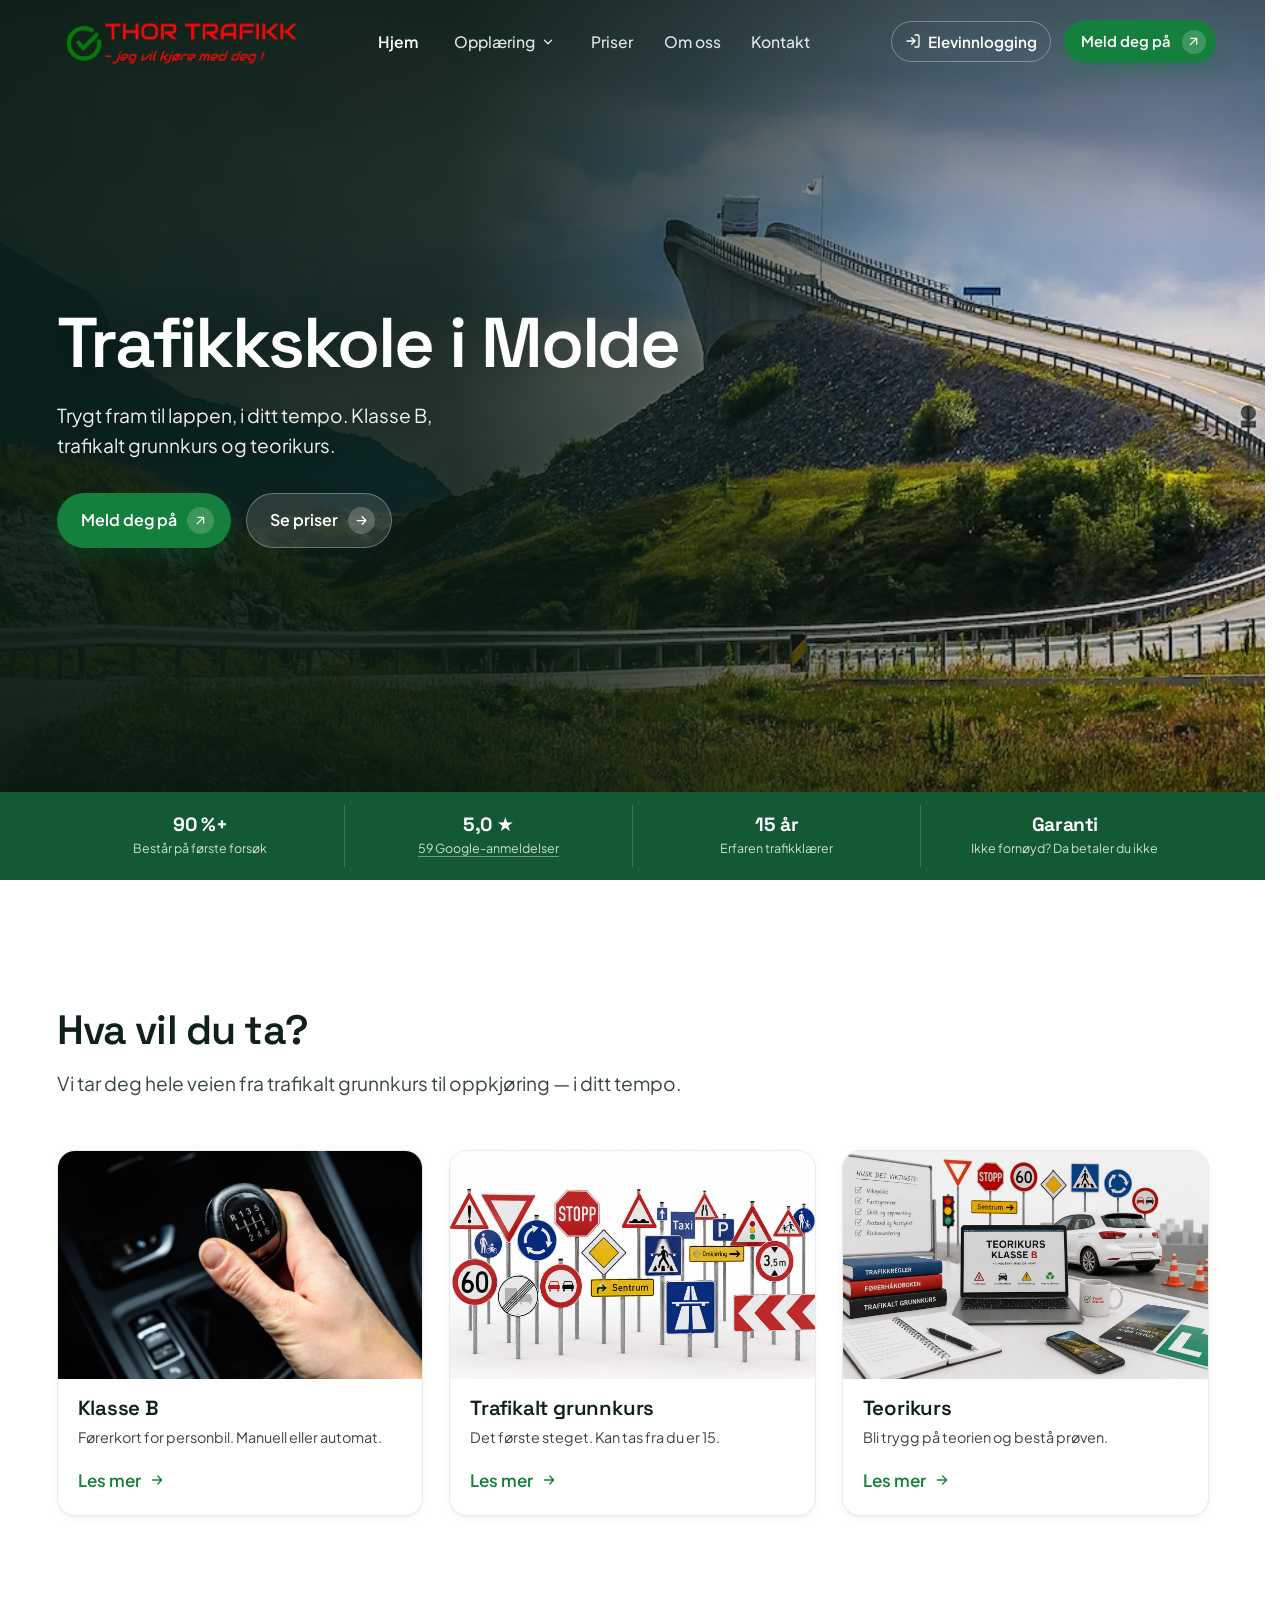
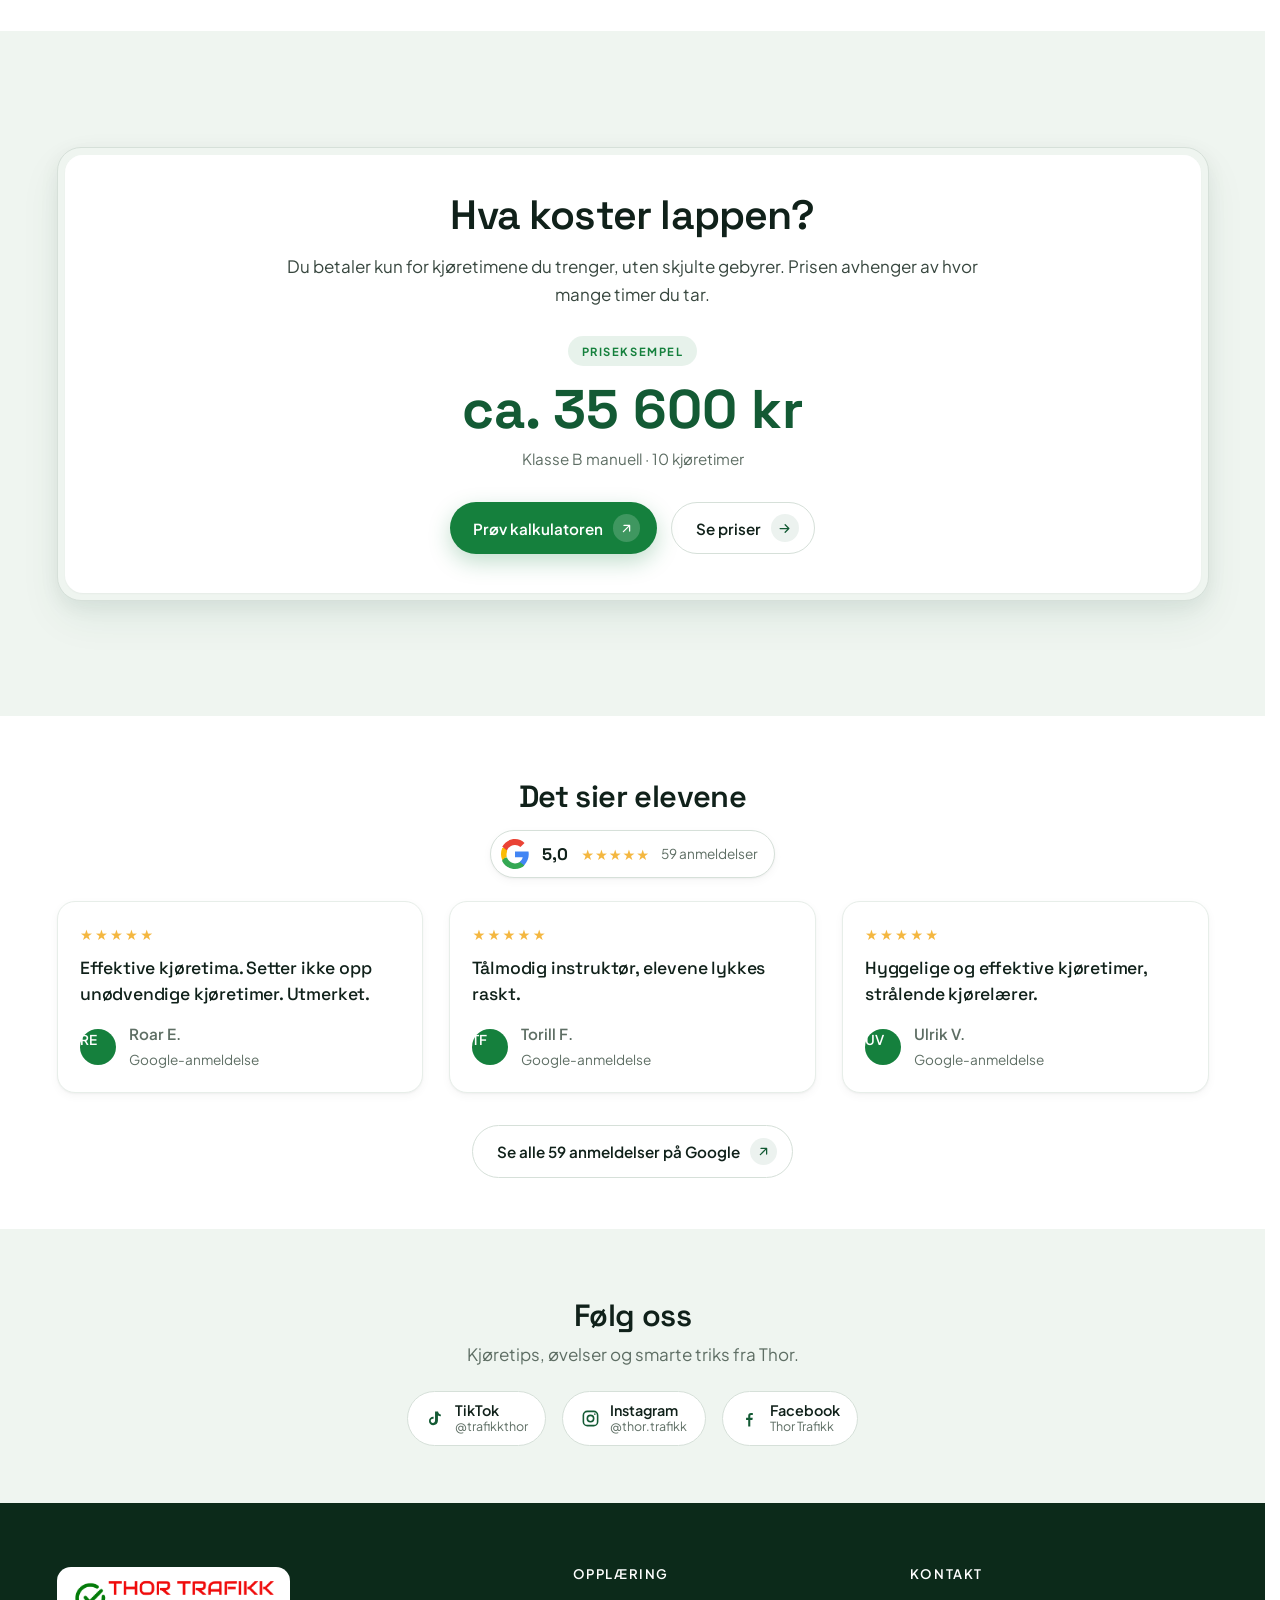
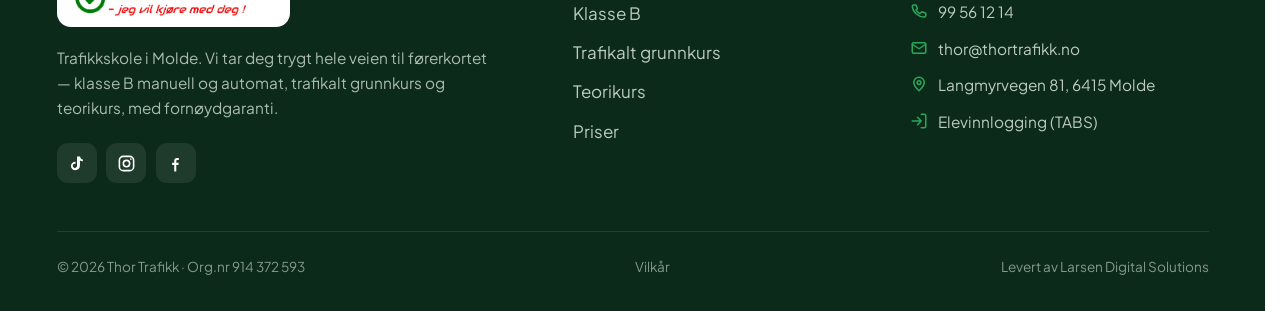
<file: opplaering.html>
<!DOCTYPE html><html lang="nb"><head><meta charset="UTF-8"><title>Thor Trafikk i Molde</title><link rel="canonical" href="https://www.thortrafikk.no/"><meta http-equiv="refresh" content="0; url=index.html"><script>location.replace("index.html")</script></head><body>Gå til <a href="index.html">forsiden</a>.</body></html>
</file>
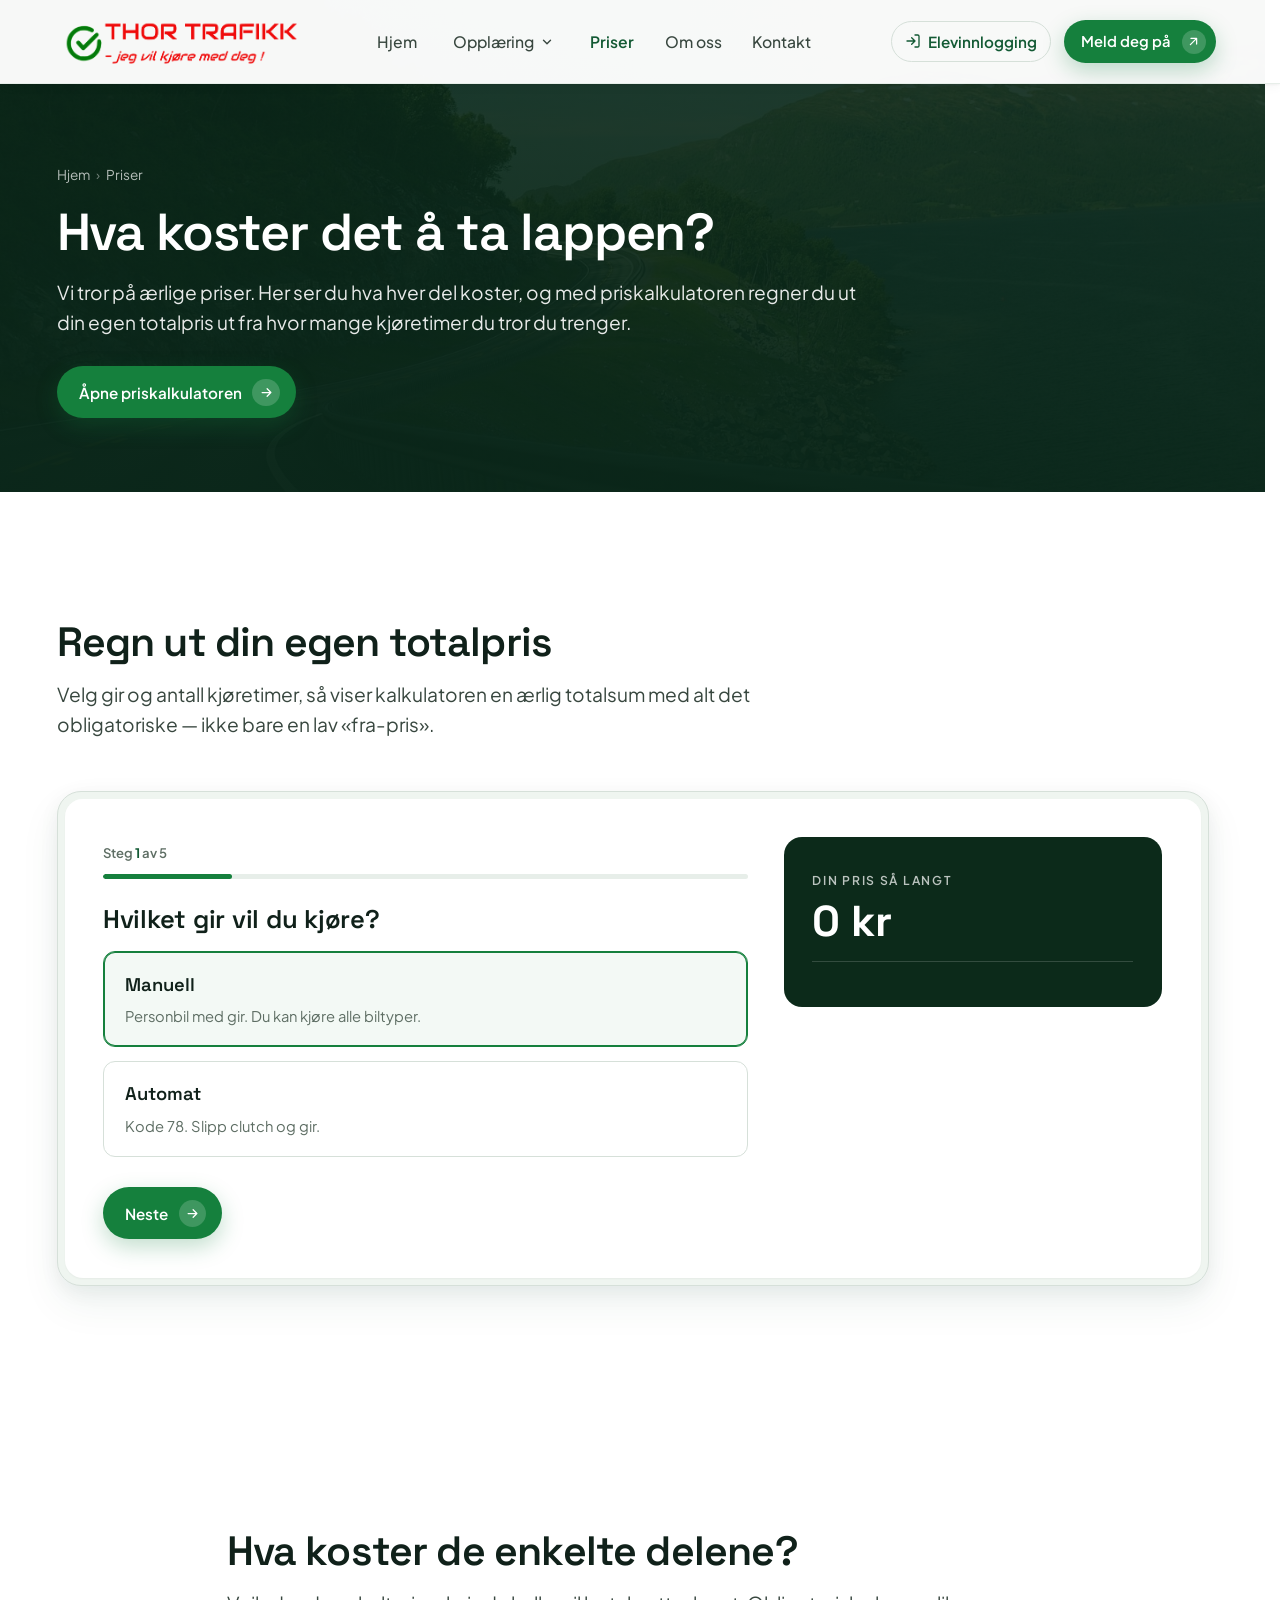
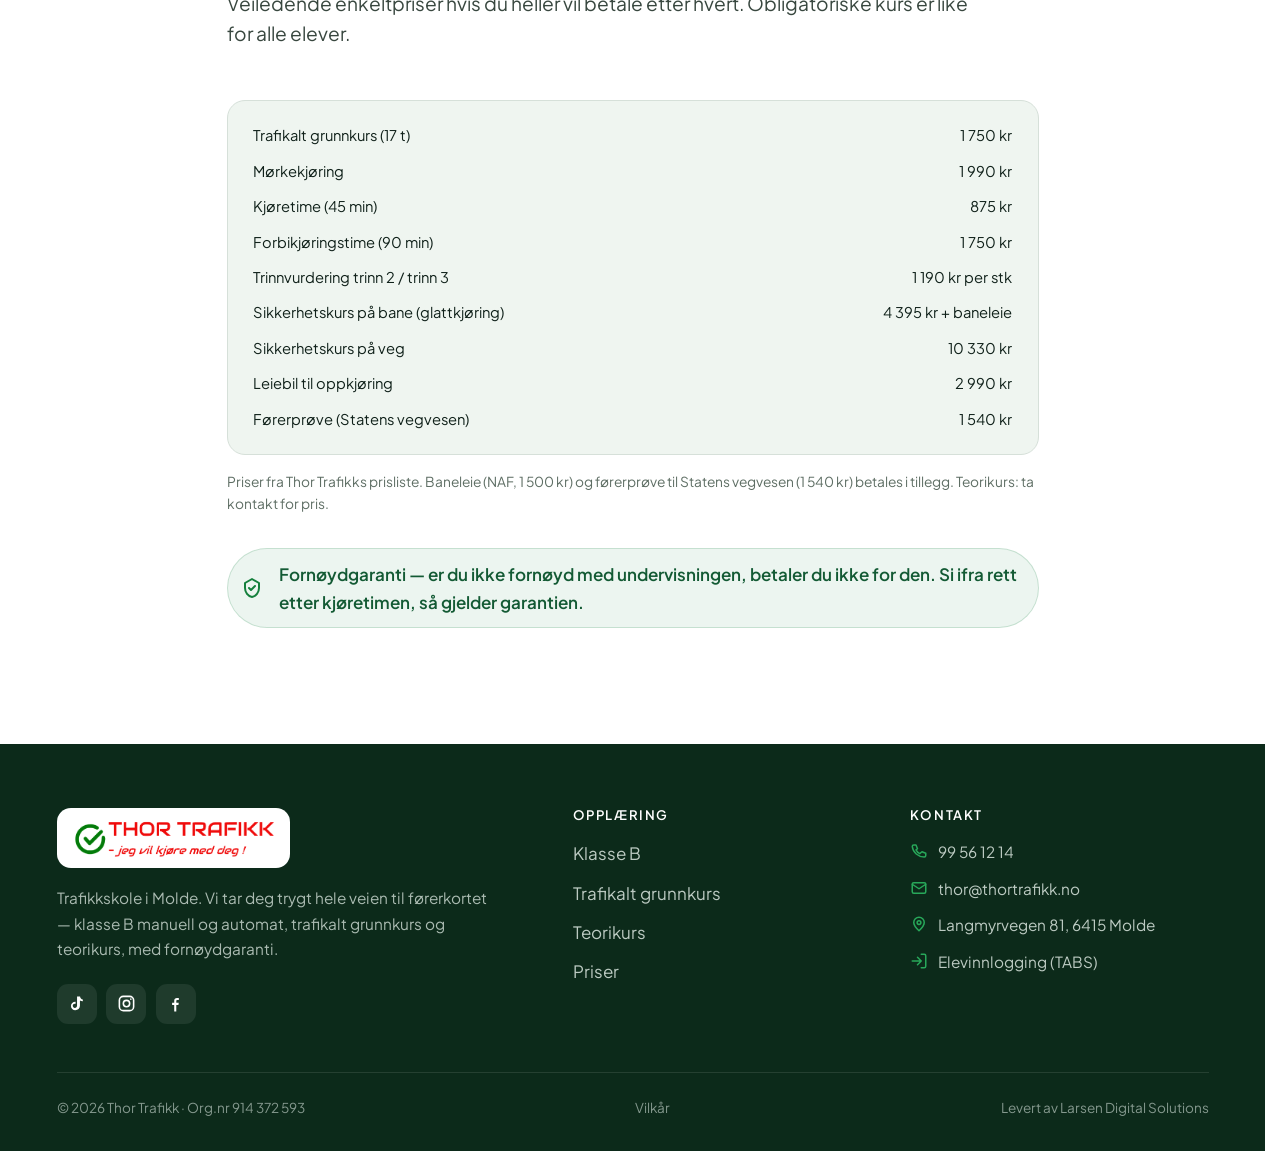
<file: priser.html>
<!DOCTYPE html>
<html lang="nb">
<head>
  <meta charset="UTF-8">
  <meta name="viewport" content="width=device-width, initial-scale=1">
  <script>document.documentElement.classList.add('js')</script>
  <title>Priser | Hva koster lappen i Molde? | Thor Trafikk</title>
  <meta name="description" content="Se hva det koster å ta lappen i Molde hos Thor Trafikk. Regn ut din egen totalpris med priskalkulatoren — ærlig pris, uten skjulte kostnader. Du betaler kun for timene du trenger.">
  <link rel="canonical" href="https://www.thortrafikk.no/priser.html">
  <meta name="theme-color" content="#135A34">
  <link rel="icon" type="image/png" href="img/favicon.png">
  <link rel="apple-touch-icon" href="img/favicon.png">
  <meta property="og:type" content="website">
  <meta property="og:site_name" content="Thor Trafikk">
  <meta property="og:locale" content="nb_NO">
  <meta property="og:title" content="Priser | Hva koster lappen i Molde? | Thor Trafikk">
  <meta property="og:description" content="Se hva det koster å ta lappen i Molde. Regn ut din egen totalpris med priskalkulatoren — du betaler kun for timene du trenger.">
  <meta property="og:url" content="https://www.thortrafikk.no/priser.html">
  <meta property="og:image" content="https://www.thortrafikk.no/img/og.jpg">
  <link rel="stylesheet" href="css/styles.css?v=14">
  <script type="application/ld+json">{"@context":"https://schema.org","@type":"BreadcrumbList","itemListElement":[{"@type":"ListItem","position":1,"name":"Hjem","item":"https://www.thortrafikk.no/"},{"@type":"ListItem","position":2,"name":"Priser","item":"https://www.thortrafikk.no/priser.html"}]}</script>
</head>
<body>
  <a href="#hovedinnhold" class="skip-link">Hopp til innhold</a>

  <header class="nav">
    <div class="container nav__inner">
      <a class="brand" href="index.html" aria-label="Thor Trafikk, forside"><img decoding="async" class="brand__logo" src="img/logo.png" alt="Thor Trafikk" width="1054" height="199"></a>
      <nav class="nav__links" aria-label="Hovedmeny">
        <a href="index.html">Hjem</a>
        <div class="has-dd">
          <button class="dd__btn" aria-haspopup="true" aria-expanded="false">Opplæring<svg viewBox="0 0 24 24" fill="none" stroke="currentColor" stroke-width="2.4" stroke-linecap="round" stroke-linejoin="round" aria-hidden="true"><path d="m6 9 6 6 6-6"/></svg></button>
          <div class="dd__panel" role="menu">
            <a href="klasse-b.html" role="menuitem"><span class="dd__ic"><svg viewBox="0 0 24 24" fill="none" stroke="currentColor" stroke-width="2" stroke-linecap="round" stroke-linejoin="round"><path d="M5 13l1.5-4.5A2 2 0 0 1 8.4 7h7.2a2 2 0 0 1 1.9 1.5L19 13M5 13h14v4H5z"/><circle cx="8" cy="17" r="1.4"/><circle cx="16" cy="17" r="1.4"/></svg></span><span><b>Klasse B</b><span>Bil · manuell eller automat</span></span></a>
            <a href="trafikalt-grunnkurs.html" role="menuitem"><span class="dd__ic"><svg viewBox="0 0 24 24" fill="none" stroke="currentColor" stroke-width="2" stroke-linecap="round" stroke-linejoin="round"><path d="M12 3 2 8l10 5 10-5-10-5Z"/><path d="M6 10v5c0 1 2.7 2.5 6 2.5s6-1.5 6-2.5v-5"/></svg></span><span><b>Trafikalt grunnkurs</b><span>Første steg · fra 15 år</span></span></a>
            <a href="teorikurs.html" role="menuitem"><span class="dd__ic"><svg viewBox="0 0 24 24" fill="none" stroke="currentColor" stroke-width="2" stroke-linecap="round" stroke-linejoin="round"><path d="M4 5h12a2 2 0 0 1 2 2v12H6a2 2 0 0 1-2-2V5Z"/><path d="M9 9h6M9 13h4"/></svg></span><span><b>Teorikurs</b><span>Øv på teorien · gratis quiz</span></span></a>
          </div>
        </div>
        <a href="priser.html" aria-current="page">Priser</a>
        <a href="om-oss.html">Om oss</a>
        <a href="kontakt.html">Kontakt</a>
      </nav>
      <div class="nav__cta">
        <a class="nav__login" href="https://tabs.no/start" target="_blank" rel="noopener" aria-label="Elevinnlogging i TABS (åpner nytt vindu)"><svg viewBox="0 0 24 24" fill="none" stroke="currentColor" stroke-width="2" stroke-linecap="round" stroke-linejoin="round" aria-hidden="true"><path d="M15 3h4a2 2 0 0 1 2 2v14a2 2 0 0 1-2 2h-4"/><path d="M10 17 15 12 10 7M15 12H3"/></svg> Elevinnlogging</a>
        <a class="btn btn--primary" href="kontakt.html">Meld deg på<span class="btn__icon" aria-hidden="true"><svg viewBox="0 0 24 24" fill="none" stroke="currentColor" stroke-width="2" stroke-linecap="round" stroke-linejoin="round"><path d="M7 17 17 7M8 7h9v9"/></svg></span></a>
      </div>
      <button class="nav__burger" aria-label="Åpne meny" aria-expanded="false" aria-controls="mobilmeny"><span></span><span></span><span></span></button>
    </div>
  </header>

  <div class="mobile-menu" id="mobilmeny">
    <a class="m-link" href="index.html">Hjem</a>
    <span class="m-link" style="cursor:default;opacity:.7">Opplæring</span>
    <div class="m-sub"><a href="klasse-b.html">Klasse B</a><a href="trafikalt-grunnkurs.html">Trafikalt grunnkurs</a><a href="teorikurs.html">Teorikurs</a></div>
    <a class="m-link" href="priser.html">Priser</a>
    <a class="m-link" href="om-oss.html">Om oss</a>
    <a class="m-link" href="kontakt.html">Kontakt</a>
    <div class="mobile-menu__foot"><a class="btn btn--ghost btn--block" href="https://tabs.no/start" target="_blank" rel="noopener">Elevinnlogging<span class="btn__icon" aria-hidden="true"><svg viewBox="0 0 24 24" fill="none" stroke="currentColor" stroke-width="2" stroke-linecap="round" stroke-linejoin="round"><path d="M15 3h4a2 2 0 0 1 2 2v14a2 2 0 0 1-2 2h-4"/><path d="M10 17 15 12 10 7M15 12H3"/></svg></span></a><a class="btn btn--primary btn--block" href="kontakt.html">Meld deg på<span class="btn__icon" aria-hidden="true"><svg viewBox="0 0 24 24" fill="none" stroke="currentColor" stroke-width="2" stroke-linecap="round" stroke-linejoin="round"><path d="M7 17 17 7M8 7h9v9"/></svg></span></a></div>
  </div>

  <main id="hovedinnhold">

    <section class="subhero">
      <div class="subhero__bg" aria-hidden="true"><img decoding="async" src="img/road.jpg" alt="" width="1920" height="900"></div>
      <div class="subhero__scrim" aria-hidden="true"></div>
      <span data-nav-sentinel style="position:absolute;top:60px;height:1px;width:1px"></span>
      <div class="container">
        <nav class="crumbs" aria-label="Brødsmuler"><a href="index.html">Hjem</a><span>›</span> Priser</nav>
        <h1 style="margin-top:1.1rem">Hva koster det å ta lappen?</h1>
        <p class="lead">Vi tror på ærlige priser. Her ser du hva hver del koster, og med priskalkulatoren regner du ut din egen totalpris ut fra hvor mange kjøretimer du tror du trenger.</p>
        <div class="btn-row"><a class="btn btn--primary" href="#kalkulator">Åpne priskalkulatoren<span class="btn__icon" aria-hidden="true"><svg viewBox="0 0 24 24" fill="none" stroke="currentColor" stroke-width="2" stroke-linecap="round" stroke-linejoin="round"><path d="M5 12h14M13 6l6 6-6 6"/></svg></span></a></div>
      </div>
    </section>

    <!-- PRIS-ESTIMATOR -->
    <section class="section" id="kalkulator">
      <div class="container">
        <div class="section-head reveal">
          <h2>Regn ut din egen totalpris</h2>
          <p class="lead">Velg gir og antall kjøretimer, så viser kalkulatoren en ærlig totalsum med alt det obligatoriske — ikke bare en lav «fra-pris».</p>
        </div>
        <div class="bezel reveal">
          <div class="bezel__inner">
            <div class="calc" data-calc>
              <div class="calc__main">
                <div class="calc__top">
                  <span class="calc__steplabel">Steg <b data-cnum>1</b> av 5</span>
                  <div class="calc__bar" aria-hidden="true"><i data-cbar style="width:20%"></i></div>
                </div>

                <div class="calc__step" data-cstep="1">
                  <h3 class="calc__q">Hvilket gir vil du kjøre?</h3>
                  <div class="calc__choices" role="group" aria-label="Velg gir">
                    <button type="button" class="calc__choice is-on" data-gear="manuell" aria-pressed="true"><b>Manuell</b><span>Personbil med gir. Du kan kjøre alle biltyper.</span></button>
                    <button type="button" class="calc__choice" data-gear="automat" aria-pressed="false"><b>Automat</b><span>Kode 78. Slipp clutch og gir.</span></button>
                  </div>
                </div>

                <div class="calc__step" data-cstep="2" hidden>
                  <h3 class="calc__q">Obligatorisk grunnpakke</h3>
                  <p class="calc__note">Dette må alle ha. Har du tatt noe fra før, huker du det bare av.</p>
                  <ul class="est-pack__list" style="margin-top:1rem">
                    <li><label><input type="checkbox" id="c-trafikalt" checked> <span class="est-pack__name"><b>Trafikalt grunnkurs + mørkekjøring</b></span></label><span class="est-pack__p">3&nbsp;740 kr</span></li>
                    <li><label><input type="checkbox" id="c-trinn" checked> <span class="est-pack__name"><b>Trinnvurdering trinn 2 og 3</b></span></label><span class="est-pack__p">2&nbsp;380 kr</span></li>
                    <li><label><input type="checkbox" id="c-bane" checked> <span class="est-pack__name"><b>Sikkerhetskurs på bane</b><small>inkl. baneleie</small></span></label><span class="est-pack__p">5&nbsp;895 kr</span></li>
                    <li><label><input type="checkbox" id="c-veg" checked> <span class="est-pack__name"><b>Sikkerhetskurs på veg</b></span></label><span class="est-pack__p">10&nbsp;330 kr</span></li>
                  </ul>
                </div>

                <div class="calc__step" data-cstep="3" hidden>
                  <h3 class="calc__q">Hvor mange kjøretimer?</h3>
                  <div class="stepper" style="margin-top:.5rem">
                    <button type="button" class="stepper__btn" id="c-minus" aria-label="Færre kjøretimer">−</button>
                    <div class="stepper__val"><span id="c-timer-val">10</span><small>timer · 875 kr/stk</small></div>
                    <button type="button" class="stepper__btn" id="c-plus" aria-label="Flere kjøretimer">+</button>
                  </div>
                  <p class="calc__note">De fleste bruker 10–25 timer, avhengig av hvor mye de øvelseskjører privat.</p>
                </div>

                <div class="calc__step" data-cstep="4" hidden>
                  <h3 class="calc__q">Tilvalg</h3>
                  <label class="calc__check"><input type="checkbox" id="c-leiebil" checked><span><b>Leiebil til oppkjøring</b><small>Valgfritt. De fleste leier bil av oss. (2&nbsp;990 kr)</small></span></label>
                  <label class="calc__check"><input type="checkbox" id="c-forerprove" checked><span><b>Førerprøve hos Statens vegvesen</b><small>Den praktiske oppkjøringen. (1&nbsp;540 kr)</small></span></label>
                </div>

                <div class="calc__step calc__step--sum" data-cstep="5" hidden>
                  <h3 class="calc__q">Din totalpris</h3>
                  <div class="calc__sumtotal" data-ctotal2>0 kr</div>
                  <p class="calc__note">Estimert pris for dine valg. Endelig sum avhenger av antall kjøretimer. Se hele prislisten under.</p>
                  <div class="btn-row" style="margin-top:1.3rem">
                    <a class="btn btn--primary" href="kontakt.html">Meld deg på<span class="btn__icon" aria-hidden="true"><svg viewBox="0 0 24 24" fill="none" stroke="currentColor" stroke-width="2" stroke-linecap="round" stroke-linejoin="round"><path d="M7 17 17 7M8 7h9v9"/></svg></span></a>
                    <button type="button" class="btn btn--ghost" data-creset>Start på nytt</button>
                  </div>
                </div>

                <div class="calc__nav">
                  <button type="button" class="btn btn--ghost" data-cback hidden>Tilbake</button>
                  <button type="button" class="btn btn--primary" data-cnext>Neste<span class="btn__icon" aria-hidden="true"><svg viewBox="0 0 24 24" fill="none" stroke="currentColor" stroke-width="2" stroke-linecap="round" stroke-linejoin="round"><path d="M5 12h14M13 6l6 6-6 6"/></svg></span></button>
                </div>
              </div>

              <aside class="calc__aside" aria-live="polite">
                <span class="calc__asidecap">Din pris så langt</span>
                <span class="calc__asidetotal" data-ctotal>0 kr</span>
                <ul class="calc__break" data-cbreak></ul>
              </aside>
            </div>
          </div>
        </div>
      </div>
    </section>


    <!-- ENKELTPRISER -->
    <section class="section">
      <div class="container container--narrow">
        <div class="section-head reveal"><h2>Hva koster de enkelte delene?</h2><p class="lead">Veiledende enkeltpriser hvis du heller vil betale etter hvert. Obligatoriske kurs er like for alle elever.</p></div>
        <div class="reveal">
          <ul class="est__break" style="background:var(--bg-soft);color:var(--ink);border-radius:var(--r-card);padding:1.4rem 1.6rem;border:1px solid var(--hairline)">
            <li><span>Trafikalt grunnkurs (17 t)</span><span>1 750 kr</span></li>
            <li><span>Mørkekjøring</span><span>1 990 kr</span></li>
            <li><span>Kjøretime (45 min)</span><span>875 kr</span></li>
            <li><span>Forbikjøringstime (90 min)</span><span>1 750 kr</span></li>
            <li><span>Trinnvurdering trinn 2 / trinn 3</span><span>1 190 kr per stk</span></li>
            <li><span>Sikkerhetskurs på bane (glattkjøring)</span><span>4 395 kr + baneleie</span></li>
            <li><span>Sikkerhetskurs på veg</span><span>10 330 kr</span></li>
            <li><span>Leiebil til oppkjøring</span><span>2 990 kr</span></li>
            <li><span>Førerprøve (Statens vegvesen)</span><span>1 540 kr</span></li>
          </ul>
          <p class="price-note" style="margin-top:1rem">Priser fra Thor Trafikks prisliste. Baneleie (NAF, 1 500 kr) og førerprøve til Statens vegvesen (1 540 kr) betales i tillegg. Teorikurs: ta kontakt for pris.</p>
        </div>
        <div class="guarantee reveal mt-2"><svg viewBox="0 0 24 24" fill="none" stroke="currentColor" stroke-width="2" stroke-linecap="round" stroke-linejoin="round" aria-hidden="true"><path d="M12 3l7 4v5c0 4.4-3 8.3-7 9-4-0.7-7-4.6-7-9V7l7-4Z"/><path d="m9 12 2 2 4-4"/></svg> Fornøydgaranti — er du ikke fornøyd med undervisningen, betaler du ikke for den. Si ifra rett etter kjøretimen, så gjelder garantien.</div>
      </div>
    </section>


  </main>

  <footer class="footer">
    <div class="container">
      <div class="footer__grid">
        <div><a class="brand" href="index.html" aria-label="Thor Trafikk, forside"><img decoding="async" class="brand__logo" src="img/logo.png" alt="Thor Trafikk" width="1054" height="199"></a><p class="footer__about">Trafikkskole i Molde. Vi tar deg trygt hele veien til førerkortet — klasse B manuell og automat, trafikalt grunnkurs og teorikurs, med fornøydgaranti.</p>
          <div class="footer__social"><a href="https://www.tiktok.com/@trafikkthor" target="_blank" rel="noopener" aria-label="Følg Thor Trafikk på TikTok"><svg viewBox="0 0 24 24" fill="currentColor" aria-hidden="true"><path d="M16.5 3c.32 2.06 1.5 3.55 3.5 3.86v2.4c-1.27.09-2.5-.27-3.66-1.02v6.66c0 3.43-2.66 5.6-5.86 5.6-3.06 0-5.48-2.4-5.48-5.45 0-3.2 2.66-5.5 5.86-5.32v2.66c-.3-.08-.62-.13-.95-.13-1.5 0-2.66 1.2-2.66 2.66 0 1.5 1.16 2.66 2.66 2.66 1.55 0 2.78-1.16 2.78-2.95V3h3.27Z"/></svg></a><a href="https://www.instagram.com/thor.trafikk/" target="_blank" rel="noopener" aria-label="Følg Thor Trafikk på Instagram"><svg viewBox="0 0 24 24" fill="none" stroke="currentColor" stroke-width="2" stroke-linecap="round" stroke-linejoin="round" aria-hidden="true"><rect x="3" y="3" width="18" height="18" rx="5"/><circle cx="12" cy="12" r="4"/><circle cx="17.5" cy="6.5" r="1" fill="currentColor" stroke="none"/></svg></a><a href="https://www.facebook.com/p/Thor-Trafikk-100091266043605/" target="_blank" rel="noopener" aria-label="Følg Thor Trafikk på Facebook"><svg viewBox="0 0 24 24" fill="currentColor" aria-hidden="true"><path d="M13 22v-8h2.7l.4-3H13V9.1c0-.87.3-1.46 1.56-1.46H16.2V5.02C15.86 4.97 14.84 4.9 13.85 4.9c-2.06 0-3.47 1.26-3.47 3.57V11H7.7v3h2.68v8H13Z"/></svg></a></div></div>
        <div><h4>Opplæring</h4><ul><li><a href="klasse-b.html">Klasse B</a></li><li><a href="trafikalt-grunnkurs.html">Trafikalt grunnkurs</a></li><li><a href="teorikurs.html">Teorikurs</a></li><li><a href="priser.html">Priser</a></li></ul></div>
        <div><h4>Kontakt</h4><ul class="footer__contact"><li><svg viewBox="0 0 24 24" fill="none" stroke="currentColor" stroke-width="2" stroke-linecap="round" stroke-linejoin="round" aria-hidden="true"><path d="M5 4h3l2 5-2 1.5a11 11 0 0 0 5 5L16 13l5 2v3a2 2 0 0 1-2 2A16 16 0 0 1 3 6a2 2 0 0 1 2-2Z"/></svg><a href="tel:+4799561214">99 56 12 14</a></li><li><svg viewBox="0 0 24 24" fill="none" stroke="currentColor" stroke-width="2" stroke-linecap="round" stroke-linejoin="round" aria-hidden="true"><rect x="3" y="5" width="18" height="14" rx="2"/><path d="m3 7 9 6 9-6"/></svg><a href="mailto:thor@thortrafikk.no">thor@thortrafikk.no</a></li><li><svg viewBox="0 0 24 24" fill="none" stroke="currentColor" stroke-width="2" stroke-linecap="round" stroke-linejoin="round" aria-hidden="true"><path d="M12 21s-7-6.5-7-11a7 7 0 0 1 14 0c0 4.5-7 11-7 11Z"/><circle cx="12" cy="10" r="2.5"/></svg><span>Langmyrvegen 81, 6415 Molde</span></li><li><svg viewBox="0 0 24 24" fill="none" stroke="currentColor" stroke-width="2" stroke-linecap="round" stroke-linejoin="round" aria-hidden="true"><path d="M15 3h4a2 2 0 0 1 2 2v14a2 2 0 0 1-2 2h-4"/><path d="M10 17 15 12 10 7M15 12H3"/></svg><a href="https://tabs.no/start" target="_blank" rel="noopener">Elevinnlogging (TABS)</a></li></ul></div>
      </div>
      <div class="footer__bar"><span>© <span data-year>2026</span> Thor Trafikk · Org.nr 914 372 593</span><a href="vilkar.html">Vilkår</a><span>Levert av Larsen Digital Solutions</span></div>
    </div>
  </footer>

  <div class="mbar"><a class="btn btn--ghost" href="#kalkulator">Kalkulator</a><a class="btn btn--primary" href="kontakt.html">Meld deg på<span class="btn__icon" aria-hidden="true"><svg viewBox="0 0 24 24" fill="none" stroke="currentColor" stroke-width="2" stroke-linecap="round" stroke-linejoin="round"><path d="M7 17 17 7M8 7h9v9"/></svg></span></a></div>
  <script src="js/main.js?v=12" defer></script>
</body>
</html>
</file>
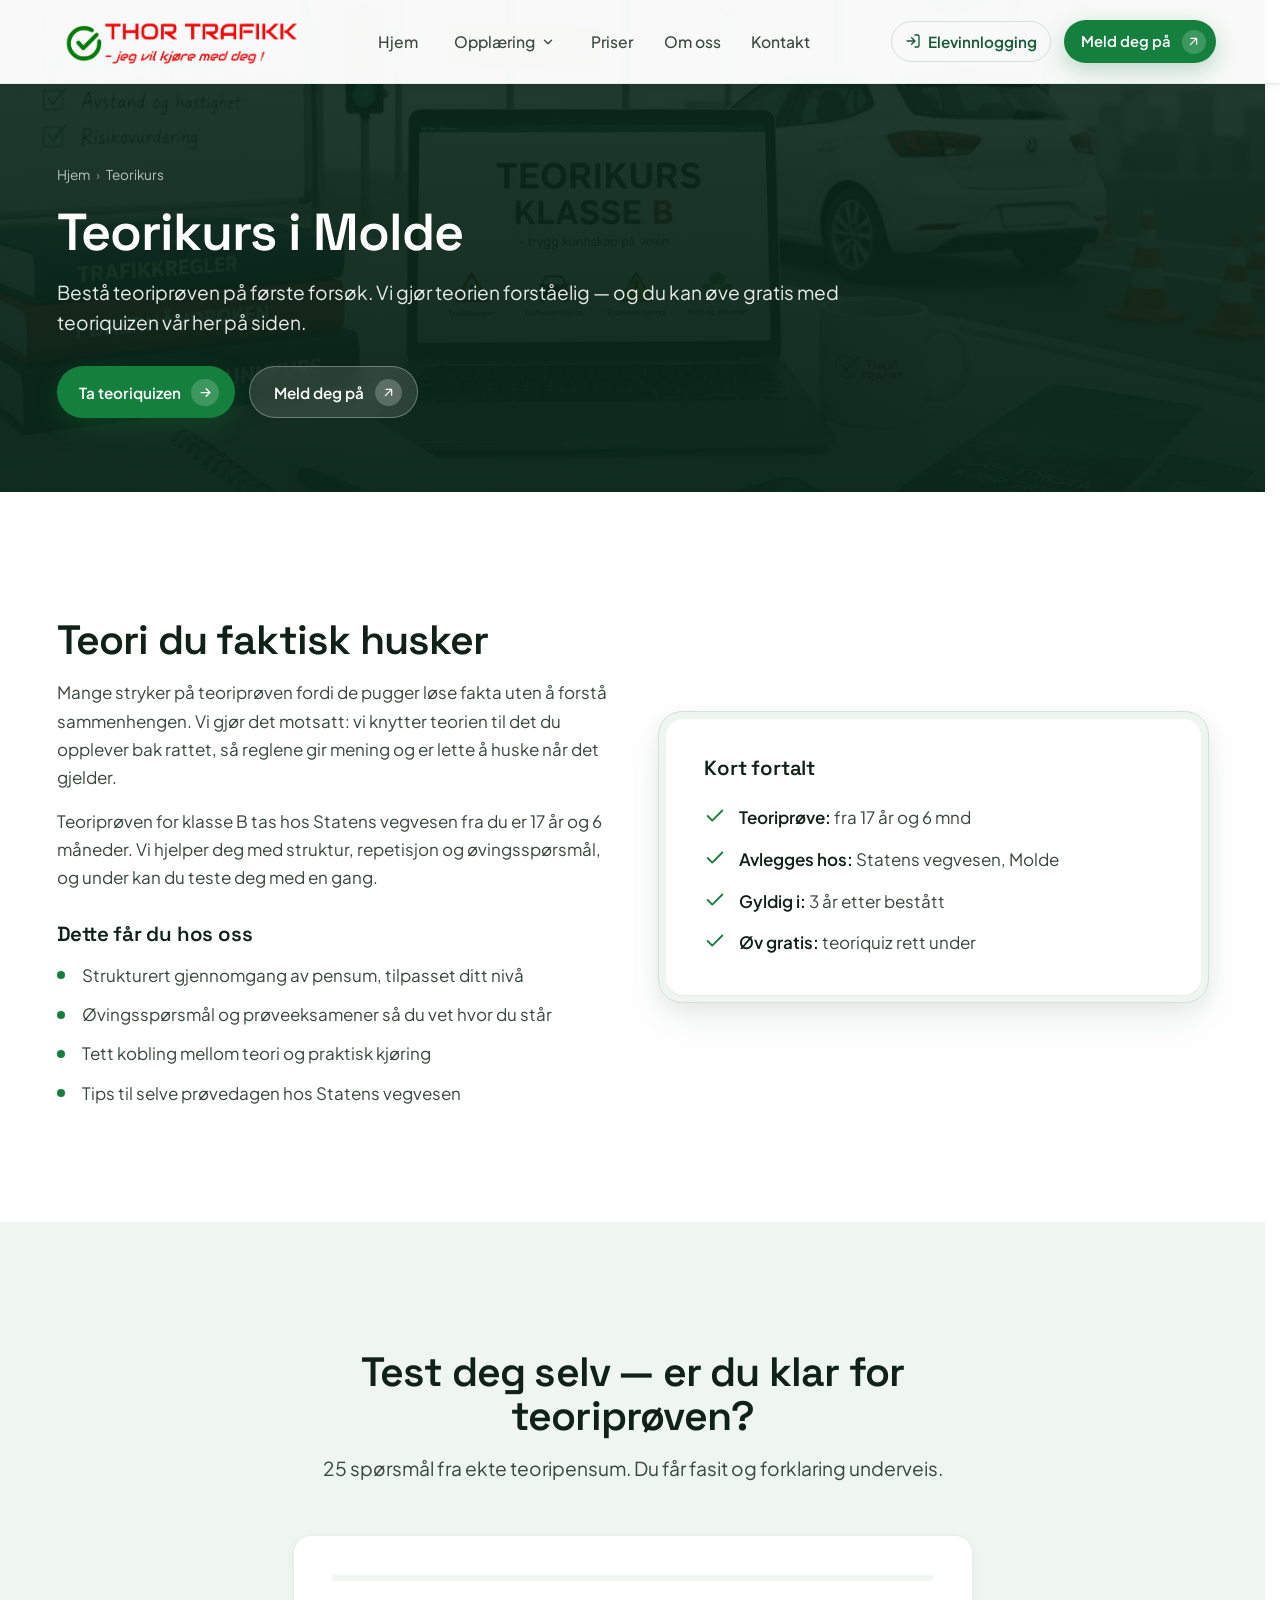
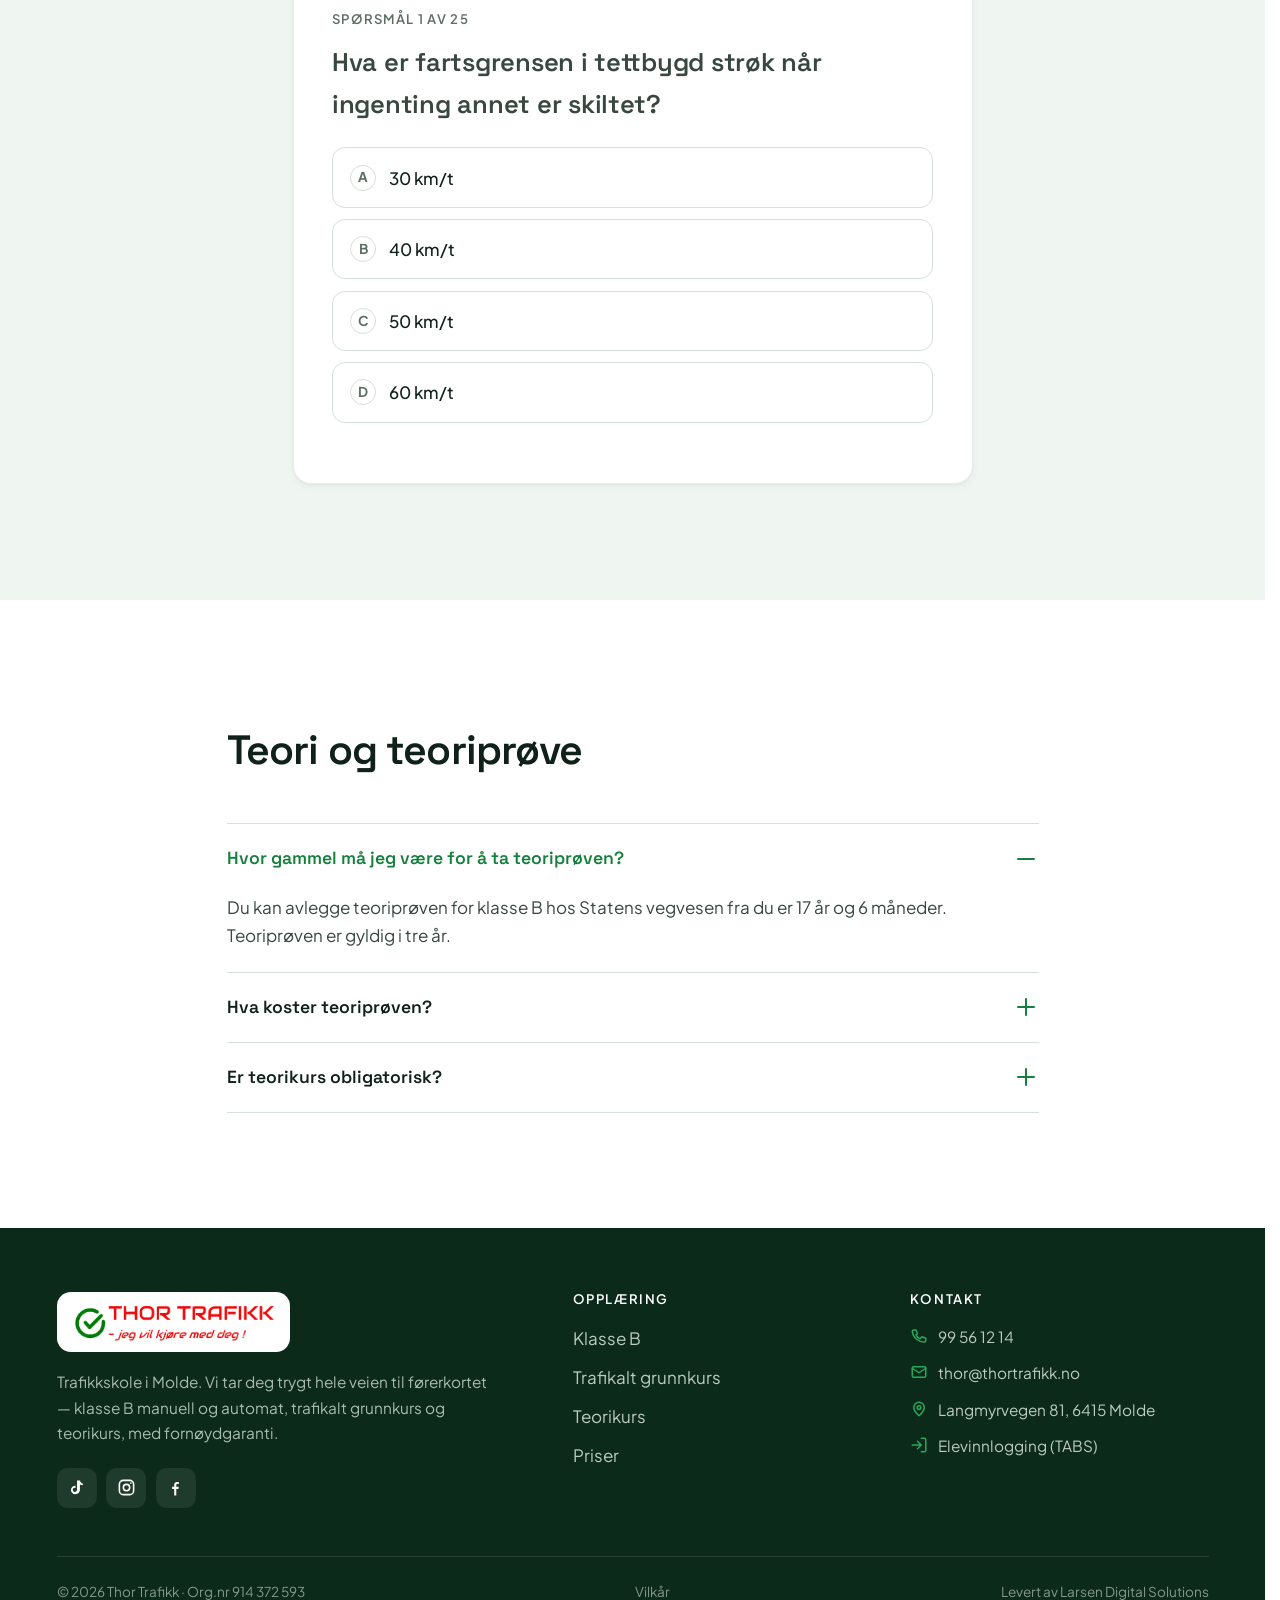
<file: teorikurs.html>
<!DOCTYPE html>
<html lang="nb">
<head>
  <meta charset="UTF-8">
  <meta name="viewport" content="width=device-width, initial-scale=1">
  <script>document.documentElement.classList.add('js')</script>
  <title>Teorikurs i Molde | Øv gratis på teoriprøven | Thor Trafikk</title>
  <meta name="description" content="Teorikurs i Molde hos Thor Trafikk. Bli trygg på teorien og bestå teoriprøven uten unødvendige stryk. Test deg med vår gratis teoriquiz og meld deg på.">
  <link rel="canonical" href="https://www.thortrafikk.no/teorikurs.html">
  <meta name="theme-color" content="#135A34">
  <link rel="icon" type="image/png" href="img/favicon.png">
  <link rel="apple-touch-icon" href="img/favicon.png">
  <meta property="og:type" content="website">
  <meta property="og:site_name" content="Thor Trafikk">
  <meta property="og:locale" content="nb_NO">
  <meta property="og:title" content="Teorikurs i Molde | Øv gratis på teoriprøven | Thor Trafikk">
  <meta property="og:description" content="Bli trygg på teorien og bestå teoriprøven uten unødvendige stryk. Test deg med vår gratis teoriquiz.">
  <meta property="og:url" content="https://www.thortrafikk.no/teorikurs.html">
  <meta property="og:image" content="https://www.thortrafikk.no/img/og.jpg">
  <link rel="stylesheet" href="css/styles.css?v=14">
  <script type="application/ld+json">{"@context":"https://schema.org","@type":"BreadcrumbList","itemListElement":[{"@type":"ListItem","position":1,"name":"Hjem","item":"https://www.thortrafikk.no/"},{"@type":"ListItem","position":2,"name":"Teorikurs","item":"https://www.thortrafikk.no/teorikurs.html"}]}</script>
  <script type="application/ld+json">{"@context":"https://schema.org","@type":"FAQPage","mainEntity":[{"@type":"Question","name":"Hvor gammel må jeg være for å ta teoriprøven?","acceptedAnswer":{"@type":"Answer","text":"Du kan avlegge teoriprøven for klasse B hos Statens vegvesen fra du er 17 år og 6 måneder. Teoriprøven er gyldig i tre år."}},{"@type":"Question","name":"Hva koster teoriprøven?","acceptedAnswer":{"@type":"Answer","text":"Selve teoriprøven betales til Statens vegvesen og koster et gebyr per forsøk. Et godt teorikurs lønner seg fordi du slipper å betale for flere forsøk."}},{"@type":"Question","name":"Er teorikurs obligatorisk?","acceptedAnswer":{"@type":"Answer","text":"Teorikurs er ikke i seg selv obligatorisk, men du må bestå teoriprøven for å få lov til å kjøre opp. De fleste består lettere med strukturert teoriopplæring og god øving."}}]}</script>
  <script type="application/ld+json">{"@context":"https://schema.org","@type":"Service","name":"Teorikurs klasse B i Molde","serviceType":"Teorikurs klasse B","provider":{"@type":"LocalBusiness","name":"Thor Trafikk","@id":"https://www.thortrafikk.no/#trafikkskole"},"areaServed":{"@type":"City","name":"Molde"},"url":"https://www.thortrafikk.no/teorikurs.html","description":"Teorikurs i Molde som forbereder deg til teoriprøven for klasse B. Øv gratis med vår teoriquiz."}</script>
</head>
<body>
  <a href="#hovedinnhold" class="skip-link">Hopp til innhold</a>

  <header class="nav">
    <div class="container nav__inner">
      <a class="brand" href="index.html" aria-label="Thor Trafikk, forside"><img decoding="async" class="brand__logo" src="img/logo.png" alt="Thor Trafikk" width="1054" height="199"></a>
      <nav class="nav__links" aria-label="Hovedmeny">
        <a href="index.html">Hjem</a>
        <div class="has-dd">
          <button class="dd__btn" aria-haspopup="true" aria-expanded="false">Opplæring<svg viewBox="0 0 24 24" fill="none" stroke="currentColor" stroke-width="2.4" stroke-linecap="round" stroke-linejoin="round" aria-hidden="true"><path d="m6 9 6 6 6-6"/></svg></button>
          <div class="dd__panel" role="menu">
            <a href="klasse-b.html" role="menuitem"><span class="dd__ic"><svg viewBox="0 0 24 24" fill="none" stroke="currentColor" stroke-width="2" stroke-linecap="round" stroke-linejoin="round"><path d="M5 13l1.5-4.5A2 2 0 0 1 8.4 7h7.2a2 2 0 0 1 1.9 1.5L19 13M5 13h14v4H5z"/><circle cx="8" cy="17" r="1.4"/><circle cx="16" cy="17" r="1.4"/></svg></span><span><b>Klasse B</b><span>Bil · manuell eller automat</span></span></a>
            <a href="trafikalt-grunnkurs.html" role="menuitem"><span class="dd__ic"><svg viewBox="0 0 24 24" fill="none" stroke="currentColor" stroke-width="2" stroke-linecap="round" stroke-linejoin="round"><path d="M12 3 2 8l10 5 10-5-10-5Z"/><path d="M6 10v5c0 1 2.7 2.5 6 2.5s6-1.5 6-2.5v-5"/></svg></span><span><b>Trafikalt grunnkurs</b><span>Første steg · fra 15 år</span></span></a>
            <a href="teorikurs.html" role="menuitem" aria-current="page"><span class="dd__ic"><svg viewBox="0 0 24 24" fill="none" stroke="currentColor" stroke-width="2" stroke-linecap="round" stroke-linejoin="round"><path d="M4 5h12a2 2 0 0 1 2 2v12H6a2 2 0 0 1-2-2V5Z"/><path d="M9 9h6M9 13h4"/></svg></span><span><b>Teorikurs</b><span>Øv på teorien · gratis quiz</span></span></a>
          </div>
        </div>
        <a href="priser.html">Priser</a>
        <a href="om-oss.html">Om oss</a>
        <a href="kontakt.html">Kontakt</a>
      </nav>
      <div class="nav__cta">
        <a class="nav__login" href="https://tabs.no/start" target="_blank" rel="noopener" aria-label="Elevinnlogging i TABS (åpner nytt vindu)"><svg viewBox="0 0 24 24" fill="none" stroke="currentColor" stroke-width="2" stroke-linecap="round" stroke-linejoin="round" aria-hidden="true"><path d="M15 3h4a2 2 0 0 1 2 2v14a2 2 0 0 1-2 2h-4"/><path d="M10 17 15 12 10 7M15 12H3"/></svg> Elevinnlogging</a>
        <a class="btn btn--primary" href="kontakt.html">Meld deg på<span class="btn__icon" aria-hidden="true"><svg viewBox="0 0 24 24" fill="none" stroke="currentColor" stroke-width="2" stroke-linecap="round" stroke-linejoin="round"><path d="M7 17 17 7M8 7h9v9"/></svg></span></a>
      </div>
      <button class="nav__burger" aria-label="Åpne meny" aria-expanded="false" aria-controls="mobilmeny"><span></span><span></span><span></span></button>
    </div>
  </header>

  <div class="mobile-menu" id="mobilmeny">
    <a class="m-link" href="index.html">Hjem</a>
    <span class="m-link" style="cursor:default;opacity:.7">Opplæring</span>
    <div class="m-sub"><a href="klasse-b.html">Klasse B</a><a href="trafikalt-grunnkurs.html">Trafikalt grunnkurs</a><a href="teorikurs.html">Teorikurs</a></div>
    <a class="m-link" href="priser.html">Priser</a>
    <a class="m-link" href="om-oss.html">Om oss</a>
    <a class="m-link" href="kontakt.html">Kontakt</a>
    <div class="mobile-menu__foot"><a class="btn btn--ghost btn--block" href="https://tabs.no/start" target="_blank" rel="noopener">Elevinnlogging<span class="btn__icon" aria-hidden="true"><svg viewBox="0 0 24 24" fill="none" stroke="currentColor" stroke-width="2" stroke-linecap="round" stroke-linejoin="round"><path d="M15 3h4a2 2 0 0 1 2 2v14a2 2 0 0 1-2 2h-4"/><path d="M10 17 15 12 10 7M15 12H3"/></svg></span></a><a class="btn btn--primary btn--block" href="kontakt.html">Meld deg på<span class="btn__icon" aria-hidden="true"><svg viewBox="0 0 24 24" fill="none" stroke="currentColor" stroke-width="2" stroke-linecap="round" stroke-linejoin="round"><path d="M7 17 17 7M8 7h9v9"/></svg></span></a></div>
  </div>

  <main id="hovedinnhold">

    <section class="subhero">
      <div class="subhero__bg" aria-hidden="true"><img decoding="async" src="img/teori.jpg" alt="" width="1920" height="900"></div>
      <div class="subhero__scrim" aria-hidden="true"></div>
      <span data-nav-sentinel style="position:absolute;top:60px;height:1px;width:1px"></span>
      <div class="container">
        <nav class="crumbs" aria-label="Brødsmuler"><a href="index.html">Hjem</a><span>›</span> Teorikurs</nav>
        <h1 style="margin-top:1.1rem">Teorikurs i Molde</h1>
        <p class="lead">Bestå teoriprøven på første forsøk. Vi gjør teorien forståelig — og du kan øve gratis med teoriquizen vår her på siden.</p>
        <div class="btn-row"><a class="btn btn--primary" href="#quiz">Ta teoriquizen<span class="btn__icon" aria-hidden="true"><svg viewBox="0 0 24 24" fill="none" stroke="currentColor" stroke-width="2" stroke-linecap="round" stroke-linejoin="round"><path d="M5 12h14M13 6l6 6-6 6"/></svg></span></a><a class="btn btn--glass" href="kontakt.html">Meld deg på<span class="btn__icon" aria-hidden="true"><svg viewBox="0 0 24 24" fill="none" stroke="currentColor" stroke-width="2" stroke-linecap="round" stroke-linejoin="round"><path d="M7 17 17 7M8 7h9v9"/></svg></span></a></div>
      </div>
    </section>

    <section class="section">
      <div class="container">
        <div class="split">
          <div class="reveal prose">
            <h2 style="margin:.7rem 0 1rem">Teori du faktisk husker</h2>
            <p>Mange stryker på teoriprøven fordi de pugger løse fakta uten å forstå sammenhengen. Vi gjør det motsatt: vi knytter teorien til det du opplever bak rattet, så reglene gir mening og er lette å huske når det gjelder.</p>
            <p>Teoriprøven for klasse B tas hos Statens vegvesen fra du er 17 år og 6 måneder. Vi hjelper deg med struktur, repetisjon og øvingsspørsmål, og under kan du teste deg med en gang.</p>
            <h3>Dette får du hos oss</h3>
            <ul>
              <li>Strukturert gjennomgang av pensum, tilpasset ditt nivå</li>
              <li>Øvingsspørsmål og prøveeksamener så du vet hvor du står</li>
              <li>Tett kobling mellom teori og praktisk kjøring</li>
              <li>Tips til selve prøvedagen hos Statens vegvesen</li>
            </ul>
          </div>
          <div class="reveal" data-delay="1">
            <div class="bezel"><div class="bezel__inner">
              <h3 style="margin-bottom:1rem">Kort fortalt</h3>
              <ul class="ticks">
                <li><svg viewBox="0 0 24 24" fill="none" stroke="currentColor" stroke-width="2" stroke-linecap="round" stroke-linejoin="round" aria-hidden="true"><path d="M20 6 9 17l-5-5"/></svg><span><strong>Teoriprøve:</strong> fra 17 år og 6 mnd</span></li>
                <li><svg viewBox="0 0 24 24" fill="none" stroke="currentColor" stroke-width="2" stroke-linecap="round" stroke-linejoin="round" aria-hidden="true"><path d="M20 6 9 17l-5-5"/></svg><span><strong>Avlegges hos:</strong> Statens vegvesen, Molde</span></li>
                <li><svg viewBox="0 0 24 24" fill="none" stroke="currentColor" stroke-width="2" stroke-linecap="round" stroke-linejoin="round" aria-hidden="true"><path d="M20 6 9 17l-5-5"/></svg><span><strong>Gyldig i:</strong> 3 år etter bestått</span></li>
                <li><svg viewBox="0 0 24 24" fill="none" stroke="currentColor" stroke-width="2" stroke-linecap="round" stroke-linejoin="round" aria-hidden="true"><path d="M20 6 9 17l-5-5"/></svg><span><strong>Øv gratis:</strong> teoriquiz rett under</span></li>
              </ul>
            </div></div>
          </div>
        </div>
      </div>
    </section>

    <!-- TEORIQUIZ (full) -->
    <section class="section section--soft" id="quiz">
      <div class="container">
        <div class="section-head section-head--center reveal">
          <h2>Test deg selv — er du klar for teoriprøven?</h2>
          <p class="lead">25 spørsmål fra ekte teoripensum. Du får fasit og forklaring underveis.</p>
        </div>
        <div class="quiz reveal" data-quiz data-limit="25">
          <div class="quiz__card card">
            <div class="quiz__bar" aria-hidden="true"><i></i></div>
            <span class="quiz__count">Spørsmål 1 av 25</span>
            <div class="quiz__stage">
              <p class="quiz__q">Laster spørsmål …</p>
              <div class="quiz__opts"></div>
              <div class="quiz__feedback" aria-live="polite"></div>
              <div class="quiz__actions"></div>
            </div>
            <div class="quiz__result" hidden aria-live="polite"></div>
          </div>
        </div>
      </div>
    </section>

    <section class="section">
      <div class="container container--narrow">
        <div class="section-head reveal"><h2>Teori og teoriprøve</h2></div>
        <div class="faq reveal">
          <details open id="sp-tealder"><summary>Hvor gammel må jeg være for å ta teoriprøven? <span class="faq__icon" aria-hidden="true"></span></summary><div class="faq__body"><p>Du kan avlegge teoriprøven for klasse B hos Statens vegvesen fra du er 17 år og 6 måneder. Teoriprøven er gyldig i tre år.</p></div></details>
          <details id="sp-tekost"><summary>Hva koster teoriprøven? <span class="faq__icon" aria-hidden="true"></span></summary><div class="faq__body"><p>Selve teoriprøven betales til Statens vegvesen og koster et gebyr per forsøk. Et godt teorikurs lønner seg fordi du slipper å betale for flere forsøk.</p></div></details>
          <details id="sp-teobl"><summary>Er teorikurs obligatorisk? <span class="faq__icon" aria-hidden="true"></span></summary><div class="faq__body"><p>Teorikurs er ikke i seg selv obligatorisk, men du må bestå teoriprøven for å få lov til å kjøre opp. De fleste består lettere med strukturert teoriopplæring og god øving.</p></div></details>
        </div>
      </div>
    </section>


  </main>

  <footer class="footer">
    <div class="container">
      <div class="footer__grid">
        <div><a class="brand" href="index.html" aria-label="Thor Trafikk, forside"><img decoding="async" class="brand__logo" src="img/logo.png" alt="Thor Trafikk" width="1054" height="199"></a><p class="footer__about">Trafikkskole i Molde. Vi tar deg trygt hele veien til førerkortet — klasse B manuell og automat, trafikalt grunnkurs og teorikurs, med fornøydgaranti.</p>
          <div class="footer__social"><a href="https://www.tiktok.com/@trafikkthor" target="_blank" rel="noopener" aria-label="Følg Thor Trafikk på TikTok"><svg viewBox="0 0 24 24" fill="currentColor" aria-hidden="true"><path d="M16.5 3c.32 2.06 1.5 3.55 3.5 3.86v2.4c-1.27.09-2.5-.27-3.66-1.02v6.66c0 3.43-2.66 5.6-5.86 5.6-3.06 0-5.48-2.4-5.48-5.45 0-3.2 2.66-5.5 5.86-5.32v2.66c-.3-.08-.62-.13-.95-.13-1.5 0-2.66 1.2-2.66 2.66 0 1.5 1.16 2.66 2.66 2.66 1.55 0 2.78-1.16 2.78-2.95V3h3.27Z"/></svg></a><a href="https://www.instagram.com/thor.trafikk/" target="_blank" rel="noopener" aria-label="Følg Thor Trafikk på Instagram"><svg viewBox="0 0 24 24" fill="none" stroke="currentColor" stroke-width="2" stroke-linecap="round" stroke-linejoin="round" aria-hidden="true"><rect x="3" y="3" width="18" height="18" rx="5"/><circle cx="12" cy="12" r="4"/><circle cx="17.5" cy="6.5" r="1" fill="currentColor" stroke="none"/></svg></a><a href="https://www.facebook.com/p/Thor-Trafikk-100091266043605/" target="_blank" rel="noopener" aria-label="Følg Thor Trafikk på Facebook"><svg viewBox="0 0 24 24" fill="currentColor" aria-hidden="true"><path d="M13 22v-8h2.7l.4-3H13V9.1c0-.87.3-1.46 1.56-1.46H16.2V5.02C15.86 4.97 14.84 4.9 13.85 4.9c-2.06 0-3.47 1.26-3.47 3.57V11H7.7v3h2.68v8H13Z"/></svg></a></div></div>
        <div><h4>Opplæring</h4><ul><li><a href="klasse-b.html">Klasse B</a></li><li><a href="trafikalt-grunnkurs.html">Trafikalt grunnkurs</a></li><li><a href="teorikurs.html">Teorikurs</a></li><li><a href="priser.html">Priser</a></li></ul></div>
        <div><h4>Kontakt</h4><ul class="footer__contact"><li><svg viewBox="0 0 24 24" fill="none" stroke="currentColor" stroke-width="2" stroke-linecap="round" stroke-linejoin="round" aria-hidden="true"><path d="M5 4h3l2 5-2 1.5a11 11 0 0 0 5 5L16 13l5 2v3a2 2 0 0 1-2 2A16 16 0 0 1 3 6a2 2 0 0 1 2-2Z"/></svg><a href="tel:+4799561214">99 56 12 14</a></li><li><svg viewBox="0 0 24 24" fill="none" stroke="currentColor" stroke-width="2" stroke-linecap="round" stroke-linejoin="round" aria-hidden="true"><rect x="3" y="5" width="18" height="14" rx="2"/><path d="m3 7 9 6 9-6"/></svg><a href="mailto:thor@thortrafikk.no">thor@thortrafikk.no</a></li><li><svg viewBox="0 0 24 24" fill="none" stroke="currentColor" stroke-width="2" stroke-linecap="round" stroke-linejoin="round" aria-hidden="true"><path d="M12 21s-7-6.5-7-11a7 7 0 0 1 14 0c0 4.5-7 11-7 11Z"/><circle cx="12" cy="10" r="2.5"/></svg><span>Langmyrvegen 81, 6415 Molde</span></li><li><svg viewBox="0 0 24 24" fill="none" stroke="currentColor" stroke-width="2" stroke-linecap="round" stroke-linejoin="round" aria-hidden="true"><path d="M15 3h4a2 2 0 0 1 2 2v14a2 2 0 0 1-2 2h-4"/><path d="M10 17 15 12 10 7M15 12H3"/></svg><a href="https://tabs.no/start" target="_blank" rel="noopener">Elevinnlogging (TABS)</a></li></ul></div>
      </div>
      <div class="footer__bar"><span>© <span data-year>2026</span> Thor Trafikk · Org.nr 914 372 593</span><a href="vilkar.html">Vilkår</a><span>Levert av Larsen Digital Solutions</span></div>
    </div>
  </footer>

  <div class="mbar"><a class="btn btn--ghost" href="priser.html">Se priser</a><a class="btn btn--primary" href="kontakt.html">Meld deg på<span class="btn__icon" aria-hidden="true"><svg viewBox="0 0 24 24" fill="none" stroke="currentColor" stroke-width="2" stroke-linecap="round" stroke-linejoin="round"><path d="M7 17 17 7M8 7h9v9"/></svg></span></a></div>

  <!-- Teoriquiz-data (innebygd så quizen virker uten server). Speil data/quiz.json. -->
  <script type="application/json" id="quiz-data">
  [
    {"question":"Hva er fartsgrensen i tettbygd strøk når ingenting annet er skiltet?","options":["30 km/t","40 km/t","50 km/t","60 km/t"],"answer":2,"explain":"I tettbygd strøk er fartsgrensen 50 km/t med mindre annet er skiltet."},
    {"question":"Hva er fartsgrensen utenfor tettbygd strøk når ingenting annet er skiltet?","options":["60 km/t","70 km/t","80 km/t","90 km/t"],"answer":2,"explain":"Utenfor tettbygd strøk er fartsgrensen 80 km/t med mindre annet er skiltet."},
    {"question":"Hva er promillegrensen for å kjøre bil i Norge?","options":["0,0 ‰","0,2 ‰","0,5 ‰","0,8 ‰"],"answer":1,"explain":"Grensen er 0,2 ‰. Husk at også medisiner og tretthet påvirker kjøreevnen."},
    {"question":"Hva varsler et trekantet skilt med rød kant?","options":["Et forbud","En fare","Et påbud","En opplysning"],"answer":1,"explain":"Trekantede skilt med rød kant er fareskilt – de varsler om noe du må være forberedt på."},
    {"question":"Hva betyr et rundt skilt med rød kant?","options":["Fareskilt","Forbudsskilt","Påbudsskilt","Opplysningsskilt"],"answer":1,"explain":"Runde skilt med rød kant er forbudsskilt – de forbyr noe, for eksempel innkjøring eller forbikjøring."},
    {"question":"Hva slags skilt er et blått, rundt skilt?","options":["Forbudsskilt","Fareskilt","Påbudsskilt","Serviceskilt"],"answer":2,"explain":"Blå, runde skilt er påbudsskilt – de gir et pålegg, for eksempel om påbudt kjøreretning."},
    {"question":"Hva skjer med bremsestrekningen når farten dobles?","options":["Den dobles","Den tredobles","Den firedobles","Den er uendret"],"answer":2,"explain":"Bremsestrekningen øker med kvadratet av farten – dobler du farten, blir den fire ganger så lang."},
    {"question":"Hvor lang regner man vanligvis at en fører bruker på å reagere?","options":["Ca. 0,2 sekund","Ca. 1 sekund","Ca. 3 sekunder","Ca. 5 sekunder"],"answer":1,"explain":"Reaksjonstiden regnes vanligvis som rundt 1 sekund. På 80 km/t kjører du da ca. 22 meter før du i det hele tatt begynner å bremse."},
    {"question":"Tre-sekundersregelen handler om avstanden til bilen foran. Hvor mange sekunder?","options":["1 sekund","2 sekunder","3 sekunder","5 sekunder"],"answer":2,"explain":"På tørr veg med god sikt bør du holde minst 3 sekunders avstand til kjøretøyet foran. Ved glatt føre bør avstanden økes."},
    {"question":"Fra hvilken alder kan du øvelseskjøre klasse B?","options":["15 år","16 år","17 år","18 år"],"answer":1,"explain":"Du kan øvelseskjøre klasse B fra du er 16 år, forutsatt at du har fullført trafikalt grunnkurs. Selve førerkortet får du tidligst ved 18 år."},
    {"question":"Når skal du ha lys på bilen?","options":["Bare når det er mørkt","Bare i tunnel","Alltid når bilen er i bevegelse","Bare når sikten er dårlig"],"answer":2,"explain":"I Norge er det påbudt med kjørelys eller nærlys hele døgnet, året rundt, så lenge bilen er i bevegelse."},
    {"question":"Du nærmer deg et kryss med skiltet «Vikeplikt». Hva betyr det?","options":["Du har forkjørsrett","Du må vike for kjørende fra begge sider","Du må alltid stoppe helt","Bare gående har forrang"],"answer":1,"explain":"«Vikeplikt» betyr at du må vike for trafikk fra begge retninger. Du må ikke nødvendigvis stoppe – men du må kunne det hvis det kommer noen."},
    {"question":"I et likeverdig kryss uten skilt – hvem har du vikeplikt for?","options":["Trafikk fra venstre","Trafikk fra høyre","Den som kjører fortest","Ingen, du har forkjørsrett"],"answer":1,"explain":"Høyreregelen gjelder: i kryss uten skilt eller vegoppmerking har du vikeplikt for trafikk som kommer fra høyre."},
    {"question":"Hva gjelder når du skal kjøre inn i en rundkjøring?","options":["De som er i rundkjøringen har vikeplikt for deg","Du har vikeplikt for de som allerede er i rundkjøringen","Den største bilen har forkjørsrett","Du skal alltid stoppe helt"],"answer":1,"explain":"Du har vikeplikt for kjøretøy som allerede kjører i rundkjøringen. Husk også å gi tegn når du skal ut av den."},
    {"question":"Du nærmer deg et gangfelt uten lyssignal. Hva gjelder?","options":["Fotgjengere må vente til du har passert","Du har vikeplikt for fotgjengere som er i eller på vei ut i gangfeltet","Bare barn har forrang","Det er fritt fram hvis du har dårlig tid"],"answer":1,"explain":"Ved gangfelt uten lyssignal har du vikeplikt for gående som er i gangfeltet eller på vei ut i det. Senk farten i god tid."},
    {"question":"Hva betyr en ubrutt (heltrukket) gul linje midt i vegen?","options":["Du kan kjøre over ved behov","Det er forbudt å kjøre over linjen","Den markerer kollektivfelt","Den gjelder bare om natten"],"answer":1,"explain":"En ubrutt gul midtlinje skal du ikke kjøre over eller til venstre for. Det betyr blant annet at forbikjøring ikke er tillatt der."},
    {"question":"Du har stiplet (brutt) gul linje på din side og ubrutt på motsatt side. Hva betyr det?","options":["Ingen kan kjøre forbi","Du kan kjøre forbi når det er klart og trygt","Bare motgående kan kjøre forbi","Forbikjøring er forbudt for alle"],"answer":1,"explain":"Du forholder deg til linjen på din egen side. Er den stiplet, kan du krysse den for å kjøre forbi når det er trygt – de med ubrutt linje på sin side kan ikke."},
    {"question":"Når er det forbudt å kjøre forbi?","options":["Når du har god sikt og det er lov","Rett før og i uoversiktlige bakketopper og svinger","På lange, rette strekninger","Når fartsgrensen er 80 km/t"],"answer":1,"explain":"Du skal ikke kjøre forbi der du ikke har sikt nok – som rett før eller i uoversiktlige bakketopper, kurver og kryss."},
    {"question":"Er det lov å bruke håndholdt mobiltelefon mens du kjører?","options":["Ja, hvis du kjører sakte","Nei, det er ikke tillatt","Ja, i 50-sone","Ja, hvis du står i kø"],"answer":1,"explain":"Det er forbudt å bruke håndholdt mobiltelefon under kjøring. Vil du snakke, må du bruke handsfree eller stanse trygt."},
    {"question":"Når skal du gi tegn med blinklys?","options":["Bare når andre er i nærheten","Hver gang du svinger eller skifter kjørefelt","Bare i rundkjøring","Det er aldri nødvendig"],"answer":1,"explain":"Du skal alltid gi tegn i god tid før du svinger, skifter felt eller flytter bilen til siden, slik at andre forstår hva du har tenkt å gjøre."},
    {"question":"Hvor nær et veikryss er det forbudt å stanse eller parkere?","options":["Nærmere enn 2 meter","Nærmere enn 5 meter","Nærmere enn 10 meter","Det er lov helt inntil krysset"],"answer":1,"explain":"Det er forbudt å stanse eller parkere nærmere enn 5 meter fra et veikryss, fordi det hindrer sikt og fremkommelighet."},
    {"question":"Hva gjelder for sikring av barn i bil?","options":["Barn over 4 år trenger ikke sikring","Barn lavere enn 135 cm skal bruke godkjent barnesikringsutstyr","Barn kan sitte på fanget til en voksen","Det holder å sitte i baksetet"],"answer":1,"explain":"Barn som er lavere enn 135 cm skal bruke godkjent barnesikringsutstyr (sete eller pute) tilpasset høyde og vekt."},
    {"question":"Hva er riktig sikring før du kjører?","options":["Bilbelte er valgfritt på korte turer","Alle i bilen skal bruke bilbelte","Bare føreren må bruke belte","Belte trengs ikke i byen"],"answer":1,"explain":"Alle i bilen skal bruke bilbelte – også i baksetet. Som fører har du ansvar for at passasjerer under 15 år er riktig sikret."},
    {"question":"Hva bør du gjøre først hvis du kommer først til et trafikkuhell?","options":["Kjøre videre for å ikke være i veien","Sikre skadestedet og varsle, og gi førstehjelp","Ta bilder til forsikringen","Vente på at noen andre tar ansvar"],"answer":1,"explain":"Først sikrer du skadestedet (varseltrekant, nødblink) og varsler nødetatene, deretter gir du førstehjelp. Sikring hindrer at flere blir skadet."},
    {"question":"Hva er minste tillatte mønsterdybde på vinterdekk om vinteren?","options":["1 mm","1,6 mm","3 mm","5 mm"],"answer":2,"explain":"Om vinteren må vinterdekk ha minst 3 mm mønsterdybde. Sommerdekk må ha minst 1,6 mm."}
  ]
  </script>

  <script src="js/main.js?v=12" defer></script>
</body>
</html>
</file>
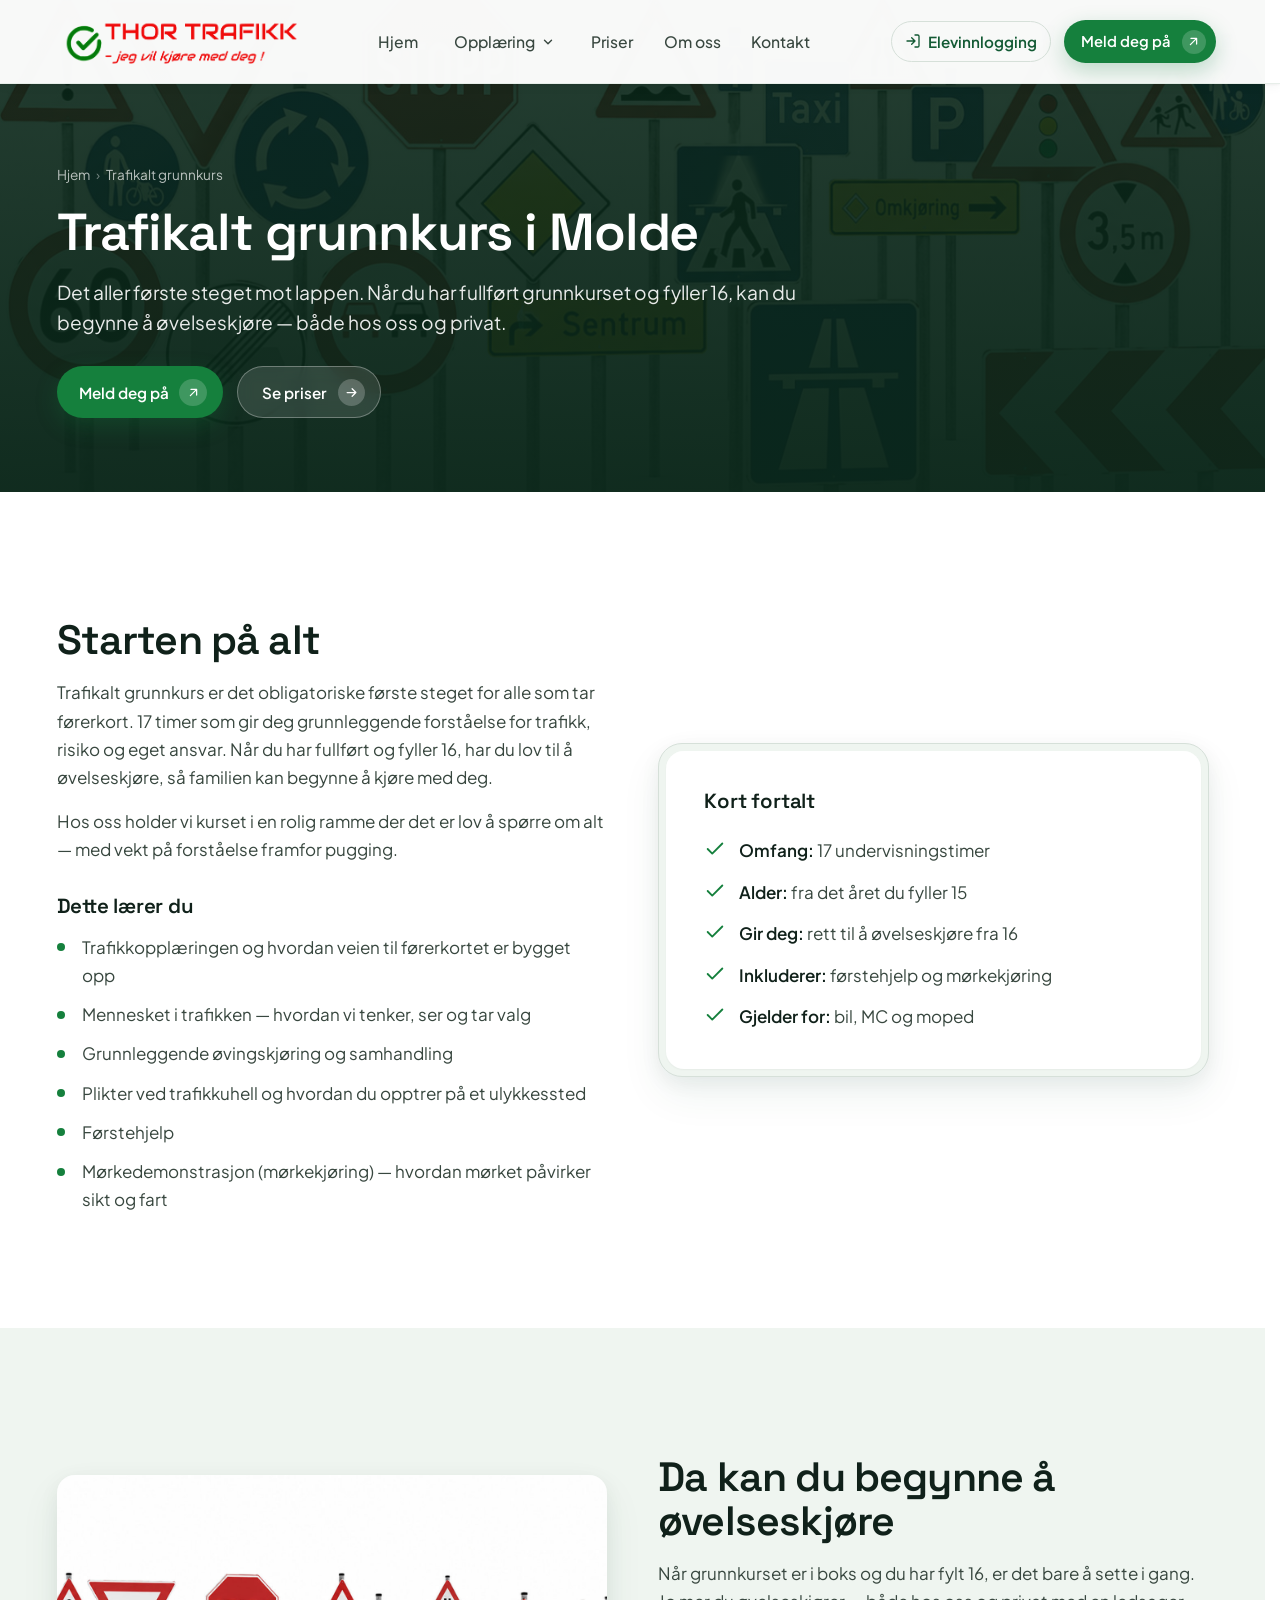
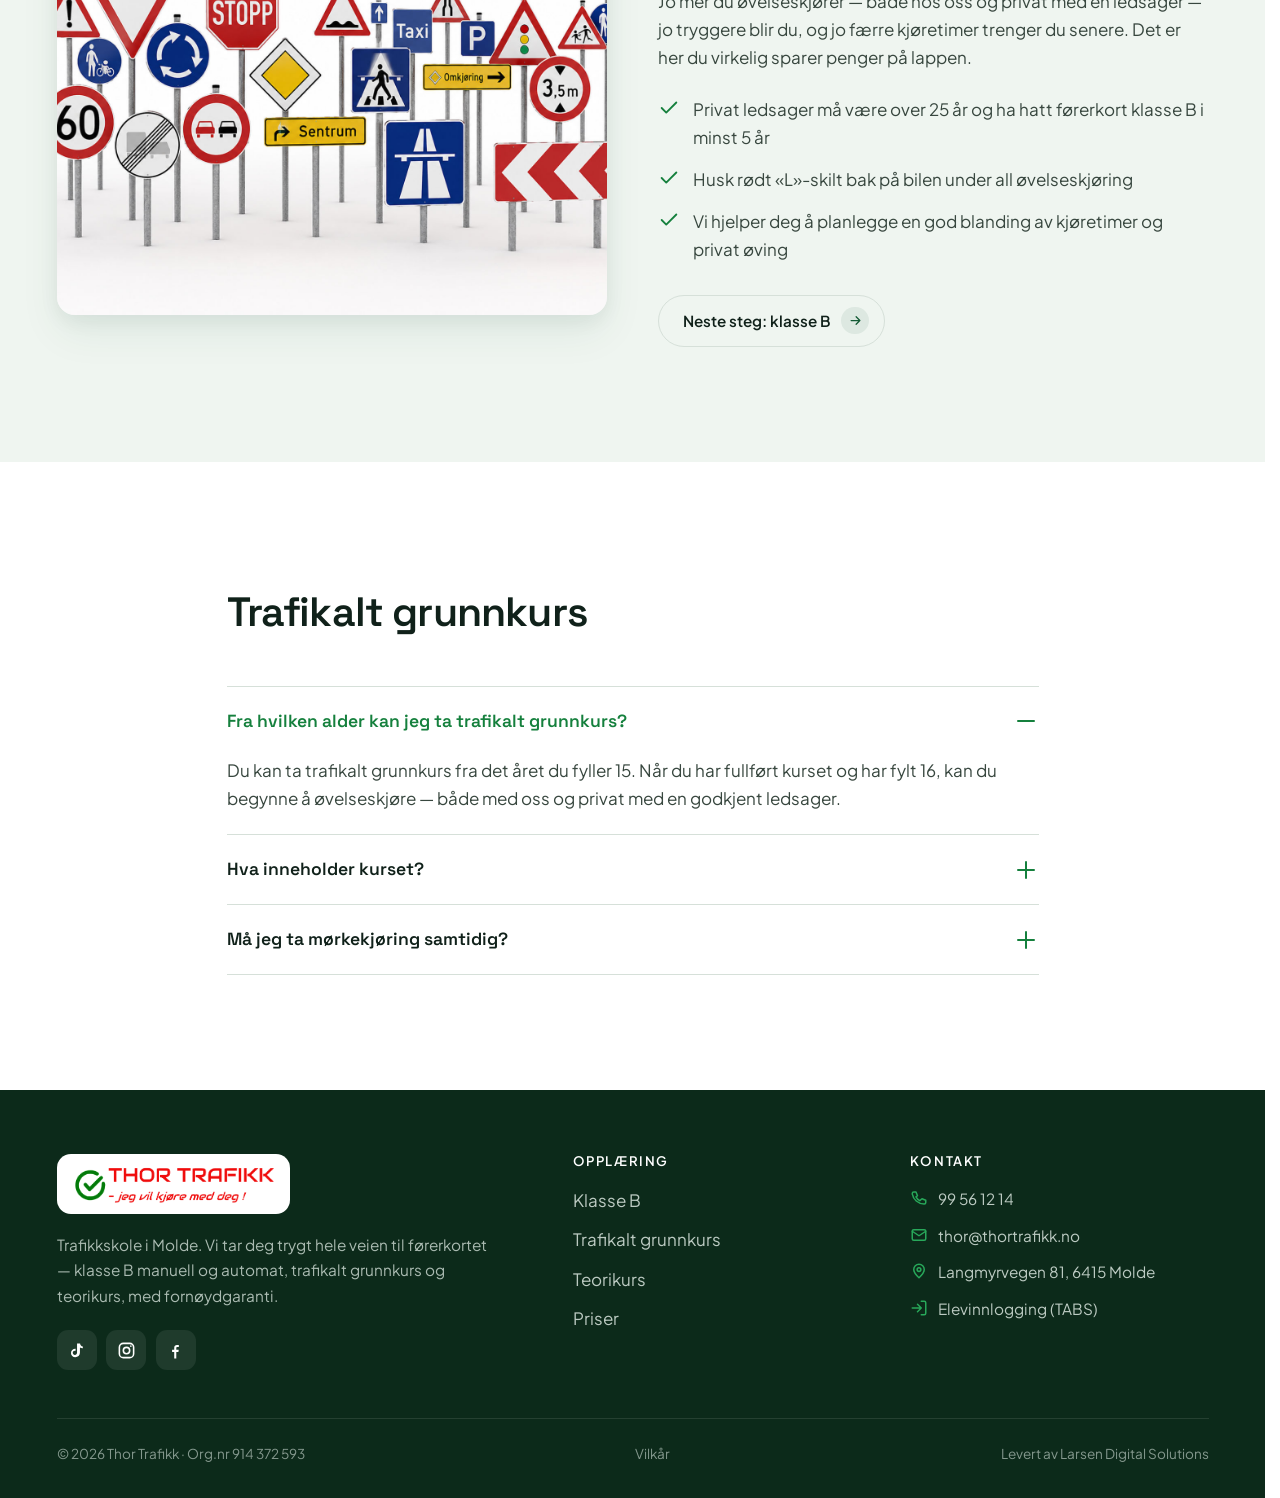
<file: trafikalt-grunnkurs.html>
<!DOCTYPE html>
<html lang="nb">
<head>
  <meta charset="UTF-8">
  <meta name="viewport" content="width=device-width, initial-scale=1">
  <script>document.documentElement.classList.add('js')</script>
  <title>Trafikalt grunnkurs i Molde | Thor Trafikk</title>
  <meta name="description" content="Trafikalt grunnkurs i Molde hos Thor Trafikk. 17 timer med trafikkforståelse, førstehjelp og mørkekjøring. Det første steget til lappen — fra 15 år. Meld deg på.">
  <link rel="canonical" href="https://www.thortrafikk.no/trafikalt-grunnkurs.html">
  <meta name="theme-color" content="#135A34">
  <link rel="icon" type="image/png" href="img/favicon.png">
  <link rel="apple-touch-icon" href="img/favicon.png">
  <meta property="og:type" content="website">
  <meta property="og:site_name" content="Thor Trafikk">
  <meta property="og:locale" content="nb_NO">
  <meta property="og:title" content="Trafikalt grunnkurs i Molde | Thor Trafikk">
  <meta property="og:description" content="17 timer med trafikkforståelse, førstehjelp og mørkekjøring. Det første steget til lappen — fra 15 år.">
  <meta property="og:url" content="https://www.thortrafikk.no/trafikalt-grunnkurs.html">
  <meta property="og:image" content="https://www.thortrafikk.no/img/og.jpg">
  <link rel="stylesheet" href="css/styles.css?v=14">
  <script type="application/ld+json">{"@context":"https://schema.org","@type":"BreadcrumbList","itemListElement":[{"@type":"ListItem","position":1,"name":"Hjem","item":"https://www.thortrafikk.no/"},{"@type":"ListItem","position":2,"name":"Trafikalt grunnkurs","item":"https://www.thortrafikk.no/trafikalt-grunnkurs.html"}]}</script>
  <script type="application/ld+json">{"@context":"https://schema.org","@type":"FAQPage","mainEntity":[{"@type":"Question","name":"Fra hvilken alder kan jeg ta trafikalt grunnkurs?","acceptedAnswer":{"@type":"Answer","text":"Du kan ta trafikalt grunnkurs fra det året du fyller 15. Når du har fullført kurset og har fylt 16, kan du begynne å øvelseskjøre — både med oss og privat med en godkjent ledsager."}},{"@type":"Question","name":"Hva inneholder trafikalt grunnkurs?","acceptedAnswer":{"@type":"Answer","text":"Kurset er på 17 undervisningstimer og dekker trafikk og samspill, mennesket i trafikken, øvingskjøring, plikter ved trafikkuhell, førstehjelp og en mørkedemonstrasjon (mørkekjøring)."}},{"@type":"Question","name":"Må jeg ta mørkekjøring samtidig?","acceptedAnswer":{"@type":"Answer","text":"Mørkedemonstrasjonen må gjennomføres i den mørke årstiden (omtrent november til mars). Tar du grunnkurset om sommeren, kan du ta selve mørkekjøringen senere på året."}}]}</script>
  <script type="application/ld+json">{"@context":"https://schema.org","@type":"Service","name":"Trafikalt grunnkurs i Molde","serviceType":"Trafikalt grunnkurs","provider":{"@type":"LocalBusiness","name":"Thor Trafikk","@id":"https://www.thortrafikk.no/#trafikkskole"},"areaServed":{"@type":"City","name":"Molde"},"url":"https://www.thortrafikk.no/trafikalt-grunnkurs.html","description":"Trafikalt grunnkurs (17 timer) i Molde — det første steget mot førerkortet, fra det året du fyller 15."}</script>
</head>
<body>
  <a href="#hovedinnhold" class="skip-link">Hopp til innhold</a>

  <header class="nav">
    <div class="container nav__inner">
      <a class="brand" href="index.html" aria-label="Thor Trafikk, forside"><img decoding="async" class="brand__logo" src="img/logo.png" alt="Thor Trafikk" width="1054" height="199"></a>
      <nav class="nav__links" aria-label="Hovedmeny">
        <a href="index.html">Hjem</a>
        <div class="has-dd">
          <button class="dd__btn" aria-haspopup="true" aria-expanded="false">Opplæring<svg viewBox="0 0 24 24" fill="none" stroke="currentColor" stroke-width="2.4" stroke-linecap="round" stroke-linejoin="round" aria-hidden="true"><path d="m6 9 6 6 6-6"/></svg></button>
          <div class="dd__panel" role="menu">
            <a href="klasse-b.html" role="menuitem"><span class="dd__ic"><svg viewBox="0 0 24 24" fill="none" stroke="currentColor" stroke-width="2" stroke-linecap="round" stroke-linejoin="round"><path d="M5 13l1.5-4.5A2 2 0 0 1 8.4 7h7.2a2 2 0 0 1 1.9 1.5L19 13M5 13h14v4H5z"/><circle cx="8" cy="17" r="1.4"/><circle cx="16" cy="17" r="1.4"/></svg></span><span><b>Klasse B</b><span>Bil · manuell eller automat</span></span></a>
            <a href="trafikalt-grunnkurs.html" role="menuitem" aria-current="page"><span class="dd__ic"><svg viewBox="0 0 24 24" fill="none" stroke="currentColor" stroke-width="2" stroke-linecap="round" stroke-linejoin="round"><path d="M12 3 2 8l10 5 10-5-10-5Z"/><path d="M6 10v5c0 1 2.7 2.5 6 2.5s6-1.5 6-2.5v-5"/></svg></span><span><b>Trafikalt grunnkurs</b><span>Første steg · fra 15 år</span></span></a>
            <a href="teorikurs.html" role="menuitem"><span class="dd__ic"><svg viewBox="0 0 24 24" fill="none" stroke="currentColor" stroke-width="2" stroke-linecap="round" stroke-linejoin="round"><path d="M4 5h12a2 2 0 0 1 2 2v12H6a2 2 0 0 1-2-2V5Z"/><path d="M9 9h6M9 13h4"/></svg></span><span><b>Teorikurs</b><span>Øv på teorien · gratis quiz</span></span></a>
          </div>
        </div>
        <a href="priser.html">Priser</a>
        <a href="om-oss.html">Om oss</a>
        <a href="kontakt.html">Kontakt</a>
      </nav>
      <div class="nav__cta">
        <a class="nav__login" href="https://tabs.no/start" target="_blank" rel="noopener" aria-label="Elevinnlogging i TABS (åpner nytt vindu)"><svg viewBox="0 0 24 24" fill="none" stroke="currentColor" stroke-width="2" stroke-linecap="round" stroke-linejoin="round" aria-hidden="true"><path d="M15 3h4a2 2 0 0 1 2 2v14a2 2 0 0 1-2 2h-4"/><path d="M10 17 15 12 10 7M15 12H3"/></svg> Elevinnlogging</a>
        <a class="btn btn--primary" href="kontakt.html">Meld deg på<span class="btn__icon" aria-hidden="true"><svg viewBox="0 0 24 24" fill="none" stroke="currentColor" stroke-width="2" stroke-linecap="round" stroke-linejoin="round"><path d="M7 17 17 7M8 7h9v9"/></svg></span></a>
      </div>
      <button class="nav__burger" aria-label="Åpne meny" aria-expanded="false" aria-controls="mobilmeny"><span></span><span></span><span></span></button>
    </div>
  </header>

  <div class="mobile-menu" id="mobilmeny">
    <a class="m-link" href="index.html">Hjem</a>
    <span class="m-link" style="cursor:default;opacity:.7">Opplæring</span>
    <div class="m-sub"><a href="klasse-b.html">Klasse B</a><a href="trafikalt-grunnkurs.html">Trafikalt grunnkurs</a><a href="teorikurs.html">Teorikurs</a></div>
    <a class="m-link" href="priser.html">Priser</a>
    <a class="m-link" href="om-oss.html">Om oss</a>
    <a class="m-link" href="kontakt.html">Kontakt</a>
    <div class="mobile-menu__foot"><a class="btn btn--ghost btn--block" href="https://tabs.no/start" target="_blank" rel="noopener">Elevinnlogging<span class="btn__icon" aria-hidden="true"><svg viewBox="0 0 24 24" fill="none" stroke="currentColor" stroke-width="2" stroke-linecap="round" stroke-linejoin="round"><path d="M15 3h4a2 2 0 0 1 2 2v14a2 2 0 0 1-2 2h-4"/><path d="M10 17 15 12 10 7M15 12H3"/></svg></span></a><a class="btn btn--primary btn--block" href="kontakt.html">Meld deg på<span class="btn__icon" aria-hidden="true"><svg viewBox="0 0 24 24" fill="none" stroke="currentColor" stroke-width="2" stroke-linecap="round" stroke-linejoin="round"><path d="M7 17 17 7M8 7h9v9"/></svg></span></a></div>
  </div>

  <main id="hovedinnhold">

    <section class="subhero">
      <div class="subhero__bg" aria-hidden="true"><img decoding="async" src="img/trafikalt.jpg" alt="" width="1920" height="900"></div>
      <div class="subhero__scrim" aria-hidden="true"></div>
      <span data-nav-sentinel style="position:absolute;top:60px;height:1px;width:1px"></span>
      <div class="container">
        <nav class="crumbs" aria-label="Brødsmuler"><a href="index.html">Hjem</a><span>›</span> Trafikalt grunnkurs</nav>
        <h1 style="margin-top:1.1rem">Trafikalt grunnkurs i Molde</h1>
        <p class="lead">Det aller første steget mot lappen. Når du har fullført grunnkurset og fyller 16, kan du begynne å øvelseskjøre — både hos oss og privat.</p>
        <div class="btn-row"><a class="btn btn--primary" href="kontakt.html">Meld deg på<span class="btn__icon" aria-hidden="true"><svg viewBox="0 0 24 24" fill="none" stroke="currentColor" stroke-width="2" stroke-linecap="round" stroke-linejoin="round"><path d="M7 17 17 7M8 7h9v9"/></svg></span></a><a class="btn btn--glass" href="priser.html">Se priser<span class="btn__icon" aria-hidden="true"><svg viewBox="0 0 24 24" fill="none" stroke="currentColor" stroke-width="2" stroke-linecap="round" stroke-linejoin="round"><path d="M5 12h14M13 6l6 6-6 6"/></svg></span></a></div>
      </div>
    </section>

    <section class="section">
      <div class="container">
        <div class="split">
          <div class="reveal prose">
            <h2 style="margin:.7rem 0 1rem">Starten på alt</h2>
            <p>Trafikalt grunnkurs er det obligatoriske første steget for alle som tar førerkort. 17 timer som gir deg grunnleggende forståelse for trafikk, risiko og eget ansvar. Når du har fullført og fyller 16, har du lov til å øvelseskjøre, så familien kan begynne å kjøre med deg.</p>
            <p>Hos oss holder vi kurset i en rolig ramme der det er lov å spørre om alt — med vekt på forståelse framfor pugging.</p>
            <h3>Dette lærer du</h3>
            <ul>
              <li>Trafikkopplæringen og hvordan veien til førerkortet er bygget opp</li>
              <li>Mennesket i trafikken — hvordan vi tenker, ser og tar valg</li>
              <li>Grunnleggende øvingskjøring og samhandling</li>
              <li>Plikter ved trafikkuhell og hvordan du opptrer på et ulykkessted</li>
              <li>Førstehjelp</li>
              <li>Mørkedemonstrasjon (mørkekjøring) — hvordan mørket påvirker sikt og fart</li>
            </ul>
          </div>
          <div class="reveal" data-delay="1">
            <div class="bezel"><div class="bezel__inner">
              <h3 style="margin-bottom:1rem">Kort fortalt</h3>
              <ul class="ticks">
                <li><svg viewBox="0 0 24 24" fill="none" stroke="currentColor" stroke-width="2" stroke-linecap="round" stroke-linejoin="round" aria-hidden="true"><path d="M20 6 9 17l-5-5"/></svg><span><strong>Omfang:</strong> 17 undervisningstimer</span></li>
                <li><svg viewBox="0 0 24 24" fill="none" stroke="currentColor" stroke-width="2" stroke-linecap="round" stroke-linejoin="round" aria-hidden="true"><path d="M20 6 9 17l-5-5"/></svg><span><strong>Alder:</strong> fra det året du fyller 15</span></li>
                <li><svg viewBox="0 0 24 24" fill="none" stroke="currentColor" stroke-width="2" stroke-linecap="round" stroke-linejoin="round" aria-hidden="true"><path d="M20 6 9 17l-5-5"/></svg><span><strong>Gir deg:</strong> rett til å øvelseskjøre fra 16</span></li>
                <li><svg viewBox="0 0 24 24" fill="none" stroke="currentColor" stroke-width="2" stroke-linecap="round" stroke-linejoin="round" aria-hidden="true"><path d="M20 6 9 17l-5-5"/></svg><span><strong>Inkluderer:</strong> førstehjelp og mørkekjøring</span></li>
                <li><svg viewBox="0 0 24 24" fill="none" stroke="currentColor" stroke-width="2" stroke-linecap="round" stroke-linejoin="round" aria-hidden="true"><path d="M20 6 9 17l-5-5"/></svg><span><strong>Gjelder for:</strong> bil, MC og moped</span></li>
              </ul>
            </div></div>
          </div>
        </div>
      </div>
    </section>

    <section class="section section--soft">
      <div class="container">
        <div class="split split--media-first">
          <div class="split__media reveal"><img decoding="async" src="img/trafikalt.jpg" alt="Mørkekjøring som del av trafikalt grunnkurs i Molde — Thor Trafikk" loading="lazy" width="1000" height="800"></div>
          <div class="reveal" data-delay="1">
            <h2 style="margin:.7rem 0 1rem">Da kan du begynne å øvelseskjøre</h2>
            <p class="measure">Når grunnkurset er i boks og du har fylt 16, er det bare å sette i gang. Jo mer du øvelseskjører — både hos oss og privat med en ledsager — jo tryggere blir du, og jo færre kjøretimer trenger du senere. Det er her du virkelig sparer penger på lappen.</p>
            <ul class="ticks">
              <li><svg viewBox="0 0 24 24" fill="none" stroke="currentColor" stroke-width="2" stroke-linecap="round" stroke-linejoin="round" aria-hidden="true"><path d="M20 6 9 17l-5-5"/></svg><span>Privat ledsager må være over 25 år og ha hatt førerkort klasse B i minst 5 år</span></li>
              <li><svg viewBox="0 0 24 24" fill="none" stroke="currentColor" stroke-width="2" stroke-linecap="round" stroke-linejoin="round" aria-hidden="true"><path d="M20 6 9 17l-5-5"/></svg><span>Husk rødt «L»-skilt bak på bilen under all øvelseskjøring</span></li>
              <li><svg viewBox="0 0 24 24" fill="none" stroke="currentColor" stroke-width="2" stroke-linecap="round" stroke-linejoin="round" aria-hidden="true"><path d="M20 6 9 17l-5-5"/></svg><span>Vi hjelper deg å planlegge en god blanding av kjøretimer og privat øving</span></li>
            </ul>
            <div class="btn-row mt-2"><a class="btn btn--ghost" href="klasse-b.html">Neste steg: klasse B<span class="btn__icon" aria-hidden="true"><svg viewBox="0 0 24 24" fill="none" stroke="currentColor" stroke-width="2" stroke-linecap="round" stroke-linejoin="round"><path d="M5 12h14M13 6l6 6-6 6"/></svg></span></a></div>
          </div>
        </div>
      </div>
    </section>

    <section class="section">
      <div class="container container--narrow">
        <div class="section-head reveal"><h2>Trafikalt grunnkurs</h2></div>
        <div class="faq reveal">
          <details open id="sp-alder"><summary>Fra hvilken alder kan jeg ta trafikalt grunnkurs? <span class="faq__icon" aria-hidden="true"></span></summary><div class="faq__body"><p>Du kan ta trafikalt grunnkurs fra det året du fyller 15. Når du har fullført kurset og har fylt 16, kan du begynne å øvelseskjøre — både med oss og privat med en godkjent ledsager.</p></div></details>
          <details id="sp-innhold"><summary>Hva inneholder kurset? <span class="faq__icon" aria-hidden="true"></span></summary><div class="faq__body"><p>Kurset er på 17 undervisningstimer og dekker trafikk og samspill, mennesket i trafikken, øvingskjøring, plikter ved trafikkuhell, førstehjelp og en mørkedemonstrasjon (mørkekjøring).</p></div></details>
          <details id="sp-morke"><summary>Må jeg ta mørkekjøring samtidig? <span class="faq__icon" aria-hidden="true"></span></summary><div class="faq__body"><p>Mørkedemonstrasjonen må gjennomføres i den mørke årstiden (omtrent november til mars). Tar du grunnkurset om sommeren, kan du ta selve mørkekjøringen senere på året.</p></div></details>
        </div>
      </div>
    </section>


  </main>

  <footer class="footer">
    <div class="container">
      <div class="footer__grid">
        <div><a class="brand" href="index.html" aria-label="Thor Trafikk, forside"><img decoding="async" class="brand__logo" src="img/logo.png" alt="Thor Trafikk" width="1054" height="199"></a><p class="footer__about">Trafikkskole i Molde. Vi tar deg trygt hele veien til førerkortet — klasse B manuell og automat, trafikalt grunnkurs og teorikurs, med fornøydgaranti.</p>
          <div class="footer__social"><a href="https://www.tiktok.com/@trafikkthor" target="_blank" rel="noopener" aria-label="Følg Thor Trafikk på TikTok"><svg viewBox="0 0 24 24" fill="currentColor" aria-hidden="true"><path d="M16.5 3c.32 2.06 1.5 3.55 3.5 3.86v2.4c-1.27.09-2.5-.27-3.66-1.02v6.66c0 3.43-2.66 5.6-5.86 5.6-3.06 0-5.48-2.4-5.48-5.45 0-3.2 2.66-5.5 5.86-5.32v2.66c-.3-.08-.62-.13-.95-.13-1.5 0-2.66 1.2-2.66 2.66 0 1.5 1.16 2.66 2.66 2.66 1.55 0 2.78-1.16 2.78-2.95V3h3.27Z"/></svg></a><a href="https://www.instagram.com/thor.trafikk/" target="_blank" rel="noopener" aria-label="Følg Thor Trafikk på Instagram"><svg viewBox="0 0 24 24" fill="none" stroke="currentColor" stroke-width="2" stroke-linecap="round" stroke-linejoin="round" aria-hidden="true"><rect x="3" y="3" width="18" height="18" rx="5"/><circle cx="12" cy="12" r="4"/><circle cx="17.5" cy="6.5" r="1" fill="currentColor" stroke="none"/></svg></a><a href="https://www.facebook.com/p/Thor-Trafikk-100091266043605/" target="_blank" rel="noopener" aria-label="Følg Thor Trafikk på Facebook"><svg viewBox="0 0 24 24" fill="currentColor" aria-hidden="true"><path d="M13 22v-8h2.7l.4-3H13V9.1c0-.87.3-1.46 1.56-1.46H16.2V5.02C15.86 4.97 14.84 4.9 13.85 4.9c-2.06 0-3.47 1.26-3.47 3.57V11H7.7v3h2.68v8H13Z"/></svg></a></div></div>
        <div><h4>Opplæring</h4><ul><li><a href="klasse-b.html">Klasse B</a></li><li><a href="trafikalt-grunnkurs.html">Trafikalt grunnkurs</a></li><li><a href="teorikurs.html">Teorikurs</a></li><li><a href="priser.html">Priser</a></li></ul></div>
        <div><h4>Kontakt</h4><ul class="footer__contact"><li><svg viewBox="0 0 24 24" fill="none" stroke="currentColor" stroke-width="2" stroke-linecap="round" stroke-linejoin="round" aria-hidden="true"><path d="M5 4h3l2 5-2 1.5a11 11 0 0 0 5 5L16 13l5 2v3a2 2 0 0 1-2 2A16 16 0 0 1 3 6a2 2 0 0 1 2-2Z"/></svg><a href="tel:+4799561214">99 56 12 14</a></li><li><svg viewBox="0 0 24 24" fill="none" stroke="currentColor" stroke-width="2" stroke-linecap="round" stroke-linejoin="round" aria-hidden="true"><rect x="3" y="5" width="18" height="14" rx="2"/><path d="m3 7 9 6 9-6"/></svg><a href="mailto:thor@thortrafikk.no">thor@thortrafikk.no</a></li><li><svg viewBox="0 0 24 24" fill="none" stroke="currentColor" stroke-width="2" stroke-linecap="round" stroke-linejoin="round" aria-hidden="true"><path d="M12 21s-7-6.5-7-11a7 7 0 0 1 14 0c0 4.5-7 11-7 11Z"/><circle cx="12" cy="10" r="2.5"/></svg><span>Langmyrvegen 81, 6415 Molde</span></li><li><svg viewBox="0 0 24 24" fill="none" stroke="currentColor" stroke-width="2" stroke-linecap="round" stroke-linejoin="round" aria-hidden="true"><path d="M15 3h4a2 2 0 0 1 2 2v14a2 2 0 0 1-2 2h-4"/><path d="M10 17 15 12 10 7M15 12H3"/></svg><a href="https://tabs.no/start" target="_blank" rel="noopener">Elevinnlogging (TABS)</a></li></ul></div>
      </div>
      <div class="footer__bar"><span>© <span data-year>2026</span> Thor Trafikk · Org.nr 914 372 593</span><a href="vilkar.html">Vilkår</a><span>Levert av Larsen Digital Solutions</span></div>
    </div>
  </footer>

  <div class="mbar"><a class="btn btn--ghost" href="priser.html">Se priser</a><a class="btn btn--primary" href="kontakt.html">Meld deg på<span class="btn__icon" aria-hidden="true"><svg viewBox="0 0 24 24" fill="none" stroke="currentColor" stroke-width="2" stroke-linecap="round" stroke-linejoin="round"><path d="M7 17 17 7M8 7h9v9"/></svg></span></a></div>
  <script src="js/main.js?v=12" defer></script>
</body>
</html>
</file>
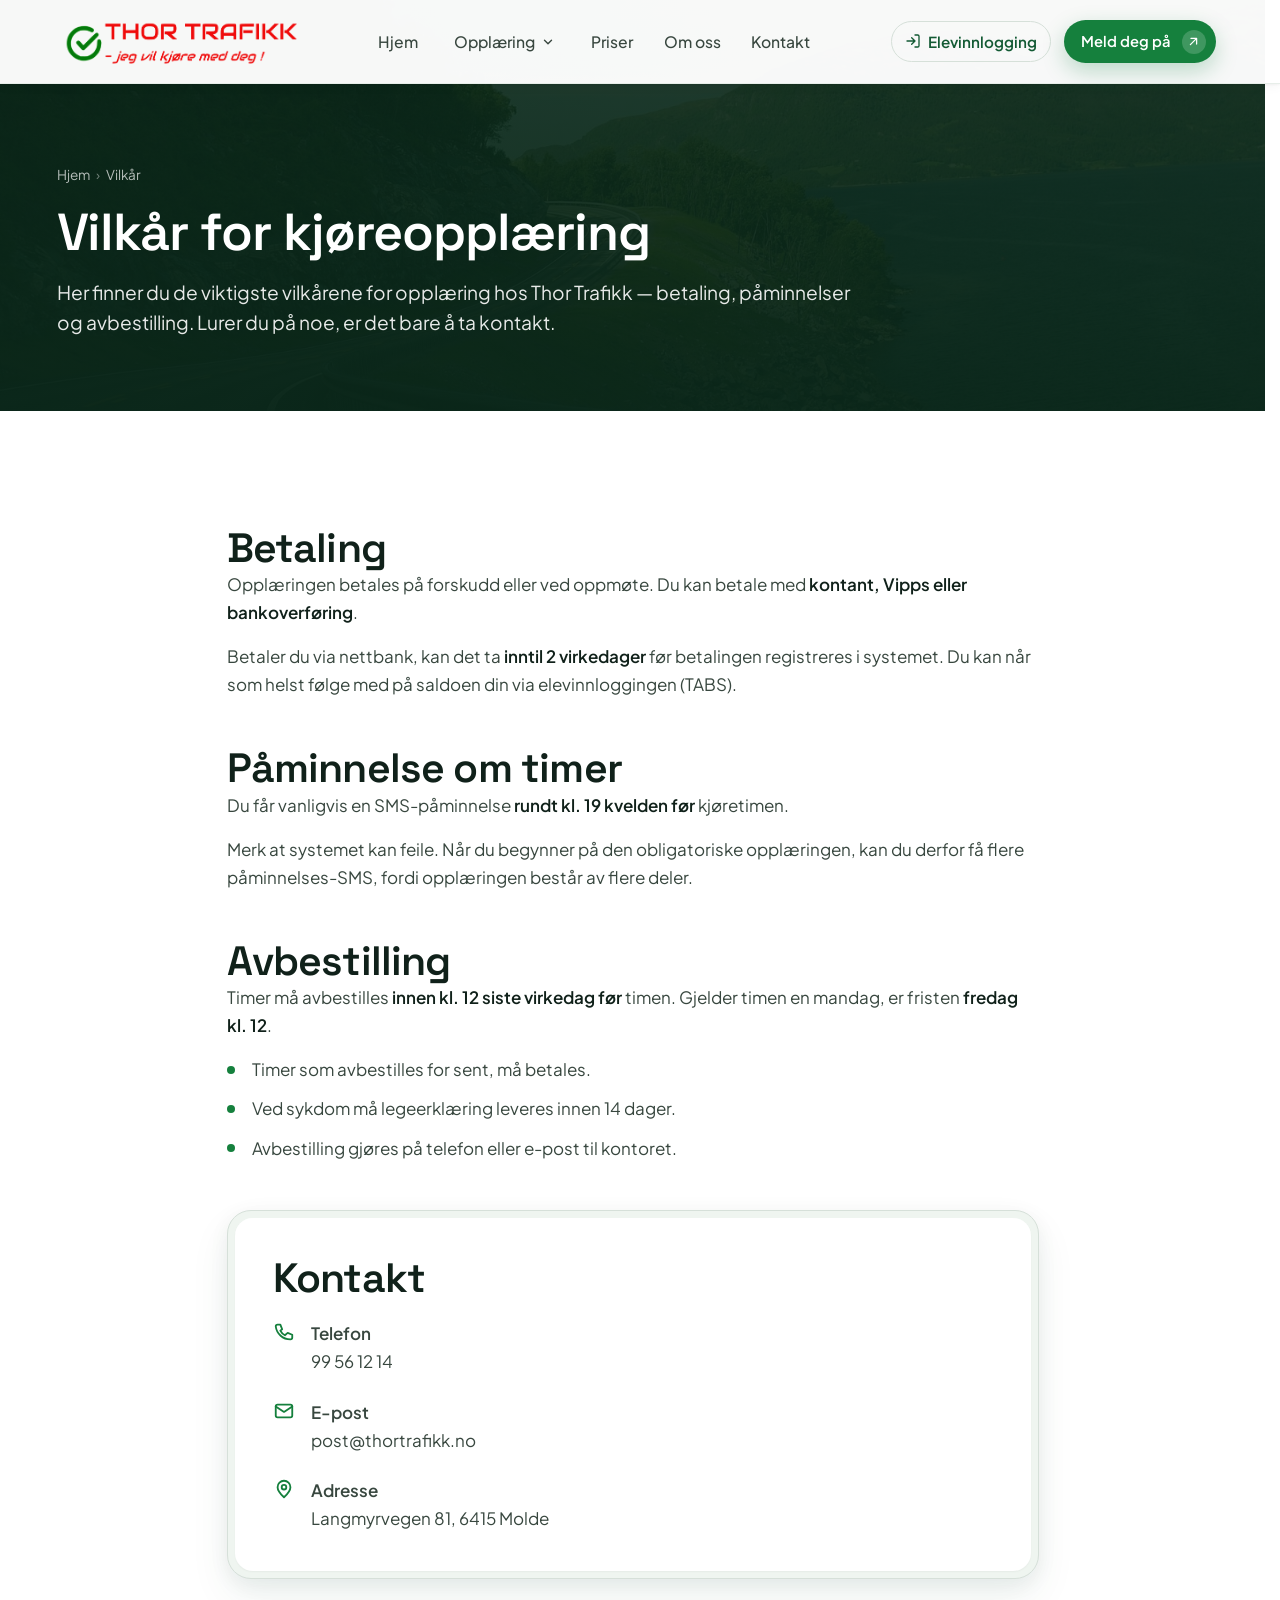
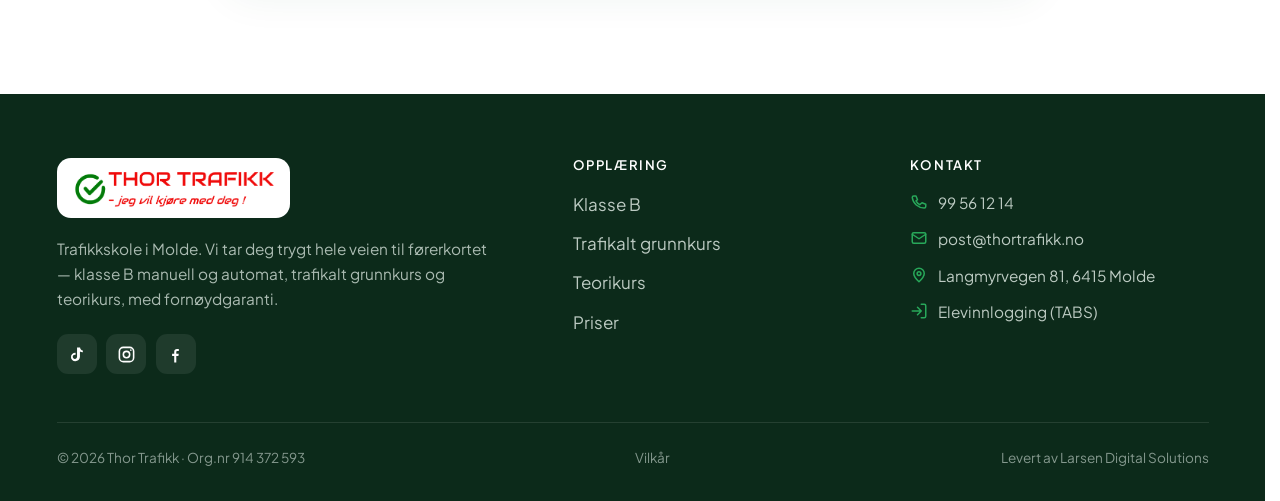
<file: vilkar.html>
<!DOCTYPE html>
<html lang="nb">
<head>
  <meta charset="UTF-8">
  <meta name="viewport" content="width=device-width, initial-scale=1">
  <script>document.documentElement.classList.add('js')</script>
  <title>Vilkår | Thor Trafikk</title>
  <meta name="description" content="Vilkår for kjøreopplæring hos Thor Trafikk i Molde — betaling, påminnelse om timer og avbestilling. Har du spørsmål, ta kontakt.">
  <link rel="canonical" href="https://www.thortrafikk.no/vilkar.html">
  <meta name="theme-color" content="#135A34">
  <link rel="icon" type="image/png" href="img/favicon.png">
  <link rel="apple-touch-icon" href="img/favicon.png">
  <meta name="robots" content="index,follow">
  <meta property="og:type" content="website">
  <meta property="og:site_name" content="Thor Trafikk">
  <meta property="og:locale" content="nb_NO">
  <meta property="og:title" content="Vilkår | Thor Trafikk">
  <meta property="og:description" content="Vilkår for kjøreopplæring hos Thor Trafikk i Molde — betaling, påminnelse om timer og avbestilling.">
  <meta property="og:url" content="https://www.thortrafikk.no/vilkar.html">
  <meta property="og:image" content="https://www.thortrafikk.no/img/og.jpg">
  <link rel="stylesheet" href="css/styles.css?v=14">
  <script type="application/ld+json">{"@context":"https://schema.org","@type":"BreadcrumbList","itemListElement":[{"@type":"ListItem","position":1,"name":"Hjem","item":"https://www.thortrafikk.no/"},{"@type":"ListItem","position":2,"name":"Vilkår","item":"https://www.thortrafikk.no/vilkar.html"}]}</script>
</head>
<body>
  <a href="#hovedinnhold" class="skip-link">Hopp til innhold</a>

  <header class="nav">
    <div class="container nav__inner">
      <a class="brand" href="index.html" aria-label="Thor Trafikk, forside"><img decoding="async" class="brand__logo" src="img/logo.png" alt="Thor Trafikk" width="1054" height="199"></a>
      <nav class="nav__links" aria-label="Hovedmeny">
        <a href="index.html">Hjem</a>
        <div class="has-dd">
          <button class="dd__btn" aria-haspopup="true" aria-expanded="false">Opplæring<svg viewBox="0 0 24 24" fill="none" stroke="currentColor" stroke-width="2.4" stroke-linecap="round" stroke-linejoin="round" aria-hidden="true"><path d="m6 9 6 6 6-6"/></svg></button>
          <div class="dd__panel" role="menu">
            <a href="klasse-b.html" role="menuitem"><span class="dd__ic"><svg viewBox="0 0 24 24" fill="none" stroke="currentColor" stroke-width="2" stroke-linecap="round" stroke-linejoin="round"><path d="M5 13l1.5-4.5A2 2 0 0 1 8.4 7h7.2a2 2 0 0 1 1.9 1.5L19 13M5 13h14v4H5z"/><circle cx="8" cy="17" r="1.4"/><circle cx="16" cy="17" r="1.4"/></svg></span><span><b>Klasse B</b><span>Bil · manuell eller automat</span></span></a>
            <a href="trafikalt-grunnkurs.html" role="menuitem"><span class="dd__ic"><svg viewBox="0 0 24 24" fill="none" stroke="currentColor" stroke-width="2" stroke-linecap="round" stroke-linejoin="round"><path d="M12 3 2 8l10 5 10-5-10-5Z"/><path d="M6 10v5c0 1 2.7 2.5 6 2.5s6-1.5 6-2.5v-5"/></svg></span><span><b>Trafikalt grunnkurs</b><span>Første steg · fra 15 år</span></span></a>
            <a href="teorikurs.html" role="menuitem"><span class="dd__ic"><svg viewBox="0 0 24 24" fill="none" stroke="currentColor" stroke-width="2" stroke-linecap="round" stroke-linejoin="round"><path d="M4 5h12a2 2 0 0 1 2 2v12H6a2 2 0 0 1-2-2V5Z"/><path d="M9 9h6M9 13h4"/></svg></span><span><b>Teorikurs</b><span>Øv på teorien · gratis quiz</span></span></a>
          </div>
        </div>
        <a href="priser.html">Priser</a>
        <a href="om-oss.html">Om oss</a>
        <a href="kontakt.html">Kontakt</a>
      </nav>
      <div class="nav__cta">
        <a class="nav__login" href="https://tabs.no/start" target="_blank" rel="noopener" aria-label="Elevinnlogging i TABS (åpner nytt vindu)"><svg viewBox="0 0 24 24" fill="none" stroke="currentColor" stroke-width="2" stroke-linecap="round" stroke-linejoin="round" aria-hidden="true"><path d="M15 3h4a2 2 0 0 1 2 2v14a2 2 0 0 1-2 2h-4"/><path d="M10 17 15 12 10 7M15 12H3"/></svg> Elevinnlogging</a>
        <a class="btn btn--primary" href="kontakt.html">Meld deg på<span class="btn__icon" aria-hidden="true"><svg viewBox="0 0 24 24" fill="none" stroke="currentColor" stroke-width="2" stroke-linecap="round" stroke-linejoin="round"><path d="M7 17 17 7M8 7h9v9"/></svg></span></a>
      </div>
      <button class="nav__burger" aria-label="Åpne meny" aria-expanded="false" aria-controls="mobilmeny"><span></span><span></span><span></span></button>
    </div>
  </header>

  <div class="mobile-menu" id="mobilmeny">
    <a class="m-link" href="index.html">Hjem</a>
    <span class="m-link" style="cursor:default;opacity:.7">Opplæring</span>
    <div class="m-sub"><a href="klasse-b.html">Klasse B</a><a href="trafikalt-grunnkurs.html">Trafikalt grunnkurs</a><a href="teorikurs.html">Teorikurs</a></div>
    <a class="m-link" href="priser.html">Priser</a>
    <a class="m-link" href="om-oss.html">Om oss</a>
    <a class="m-link" href="kontakt.html">Kontakt</a>
    <div class="mobile-menu__foot"><a class="btn btn--ghost btn--block" href="https://tabs.no/start" target="_blank" rel="noopener">Elevinnlogging<span class="btn__icon" aria-hidden="true"><svg viewBox="0 0 24 24" fill="none" stroke="currentColor" stroke-width="2" stroke-linecap="round" stroke-linejoin="round"><path d="M15 3h4a2 2 0 0 1 2 2v14a2 2 0 0 1-2 2h-4"/><path d="M10 17 15 12 10 7M15 12H3"/></svg></span></a><a class="btn btn--primary btn--block" href="kontakt.html">Meld deg på<span class="btn__icon" aria-hidden="true"><svg viewBox="0 0 24 24" fill="none" stroke="currentColor" stroke-width="2" stroke-linecap="round" stroke-linejoin="round"><path d="M7 17 17 7M8 7h9v9"/></svg></span></a></div>
  </div>

  <main id="hovedinnhold">

    <section class="subhero">
      <div class="subhero__bg" aria-hidden="true"><img decoding="async" src="img/road.jpg" alt="" width="1920" height="900"></div>
      <div class="subhero__scrim" aria-hidden="true"></div>
      <span data-nav-sentinel style="position:absolute;top:60px;height:1px;width:1px"></span>
      <div class="container">
        <nav class="crumbs" aria-label="Brødsmuler"><a href="index.html">Hjem</a><span>›</span> Vilkår</nav>
        <h1 style="margin-top:1.1rem">Vilkår for kjøreopplæring</h1>
        <p class="lead">Her finner du de viktigste vilkårene for opplæring hos Thor Trafikk — betaling, påminnelser og avbestilling. Lurer du på noe, er det bare å ta kontakt.</p>
      </div>
    </section>

    <section class="section">
      <div class="container container--narrow">

        <div class="prose reveal" style="margin-bottom:clamp(2rem,4vw,3rem)">
          <h2>Betaling</h2>
          <p>Opplæringen betales på forskudd eller ved oppmøte. Du kan betale med <strong>kontant, Vipps eller bankoverføring</strong>.</p>
          <p>Betaler du via nettbank, kan det ta <strong>inntil 2 virkedager</strong> før betalingen registreres i systemet. Du kan når som helst følge med på saldoen din via <a href="https://tabs.no/start" target="_blank" rel="noopener">elevinnloggingen (TABS)</a>.</p>
        </div>

        <div class="prose reveal" style="margin-bottom:clamp(2rem,4vw,3rem)">
          <h2>Påminnelse om timer</h2>
          <p>Du får vanligvis en SMS-påminnelse <strong>rundt kl. 19 kvelden før</strong> kjøretimen.</p>
          <p>Merk at systemet kan feile. Når du begynner på den obligatoriske opplæringen, kan du derfor få flere påminnelses-SMS, fordi opplæringen består av flere deler.</p>
        </div>

        <div class="prose reveal" style="margin-bottom:clamp(2rem,4vw,3rem)">
          <h2>Avbestilling</h2>
          <p>Timer må avbestilles <strong>innen kl. 12 siste virkedag før</strong> timen. Gjelder timen en mandag, er fristen <strong>fredag kl. 12</strong>.</p>
          <ul>
            <li>Timer som avbestilles for sent, må betales.</li>
            <li>Ved sykdom må legeerklæring leveres innen 14 dager.</li>
            <li>Avbestilling gjøres på telefon eller e-post til kontoret.</li>
          </ul>
        </div>

        <div class="bezel reveal">
          <div class="bezel__inner">
            <h2 style="margin-bottom:1.2rem">Kontakt</h2>
            <ul class="info-list">
              <li><span class="info-ic"><svg viewBox="0 0 24 24" fill="none" stroke="currentColor" stroke-width="2" stroke-linecap="round" stroke-linejoin="round" aria-hidden="true"><path d="M5 4h3l2 5-2 1.5a11 11 0 0 0 5 5L16 13l5 2v3a2 2 0 0 1-2 2A16 16 0 0 1 3 6a2 2 0 0 1 2-2Z"/></svg></span><span><b>Telefon</b><a href="tel:+4799561214">99 56 12 14</a></span></li>
              <li><span class="info-ic"><svg viewBox="0 0 24 24" fill="none" stroke="currentColor" stroke-width="2" stroke-linecap="round" stroke-linejoin="round" aria-hidden="true"><rect x="3" y="5" width="18" height="14" rx="2"/><path d="m3 7 9 6 9-6"/></svg></span><span><b>E-post</b><a href="mailto:post@thortrafikk.no">post@thortrafikk.no</a></span></li>
              <li><span class="info-ic"><svg viewBox="0 0 24 24" fill="none" stroke="currentColor" stroke-width="2" stroke-linecap="round" stroke-linejoin="round" aria-hidden="true"><path d="M12 21s-7-6.5-7-11a7 7 0 0 1 14 0c0 4.5-7 11-7 11Z"/><circle cx="12" cy="10" r="2.5"/></svg></span><span><b>Adresse</b><span>Langmyrvegen 81, 6415 Molde</span></span></li>
            </ul>
          </div>
        </div>

      </div>
    </section>

  </main>

  <footer class="footer">
    <div class="container">
      <div class="footer__grid">
        <div><a class="brand" href="index.html" aria-label="Thor Trafikk, forside"><img decoding="async" class="brand__logo" src="img/logo.png" alt="Thor Trafikk" width="1054" height="199"></a><p class="footer__about">Trafikkskole i Molde. Vi tar deg trygt hele veien til førerkortet — klasse B manuell og automat, trafikalt grunnkurs og teorikurs, med fornøydgaranti.</p><div class="footer__social"><a href="https://www.tiktok.com/@trafikkthor" target="_blank" rel="noopener" aria-label="Følg Thor Trafikk på TikTok"><svg viewBox="0 0 24 24" fill="currentColor" aria-hidden="true"><path d="M16.5 3c.32 2.06 1.5 3.55 3.5 3.86v2.4c-1.27.09-2.5-.27-3.66-1.02v6.66c0 3.43-2.66 5.6-5.86 5.6-3.06 0-5.48-2.4-5.48-5.45 0-3.2 2.66-5.5 5.86-5.32v2.66c-.3-.08-.62-.13-.95-.13-1.5 0-2.66 1.2-2.66 2.66 0 1.5 1.16 2.66 2.66 2.66 1.55 0 2.78-1.16 2.78-2.95V3h3.27Z"/></svg></a><a href="https://www.instagram.com/thor.trafikk/" target="_blank" rel="noopener" aria-label="Følg Thor Trafikk på Instagram"><svg viewBox="0 0 24 24" fill="none" stroke="currentColor" stroke-width="2" stroke-linecap="round" stroke-linejoin="round" aria-hidden="true"><rect x="3" y="3" width="18" height="18" rx="5"/><circle cx="12" cy="12" r="4"/><circle cx="17.5" cy="6.5" r="1" fill="currentColor" stroke="none"/></svg></a><a href="https://www.facebook.com/p/Thor-Trafikk-100091266043605/" target="_blank" rel="noopener" aria-label="Følg Thor Trafikk på Facebook"><svg viewBox="0 0 24 24" fill="currentColor" aria-hidden="true"><path d="M13 22v-8h2.7l.4-3H13V9.1c0-.87.3-1.46 1.56-1.46H16.2V5.02C15.86 4.97 14.84 4.9 13.85 4.9c-2.06 0-3.47 1.26-3.47 3.57V11H7.7v3h2.68v8H13Z"/></svg></a></div></div>
        <div><h4>Opplæring</h4><ul><li><a href="klasse-b.html">Klasse B</a></li><li><a href="trafikalt-grunnkurs.html">Trafikalt grunnkurs</a></li><li><a href="teorikurs.html">Teorikurs</a></li><li><a href="priser.html">Priser</a></li></ul></div>
        <div><h4>Kontakt</h4><ul class="footer__contact"><li><svg viewBox="0 0 24 24" fill="none" stroke="currentColor" stroke-width="2" stroke-linecap="round" stroke-linejoin="round" aria-hidden="true"><path d="M5 4h3l2 5-2 1.5a11 11 0 0 0 5 5L16 13l5 2v3a2 2 0 0 1-2 2A16 16 0 0 1 3 6a2 2 0 0 1 2-2Z"/></svg><a href="tel:+4799561214">99 56 12 14</a></li><li><svg viewBox="0 0 24 24" fill="none" stroke="currentColor" stroke-width="2" stroke-linecap="round" stroke-linejoin="round" aria-hidden="true"><rect x="3" y="5" width="18" height="14" rx="2"/><path d="m3 7 9 6 9-6"/></svg><a href="mailto:post@thortrafikk.no">post@thortrafikk.no</a></li><li><svg viewBox="0 0 24 24" fill="none" stroke="currentColor" stroke-width="2" stroke-linecap="round" stroke-linejoin="round" aria-hidden="true"><path d="M12 21s-7-6.5-7-11a7 7 0 0 1 14 0c0 4.5-7 11-7 11Z"/><circle cx="12" cy="10" r="2.5"/></svg><span>Langmyrvegen 81, 6415 Molde</span></li><li><svg viewBox="0 0 24 24" fill="none" stroke="currentColor" stroke-width="2" stroke-linecap="round" stroke-linejoin="round" aria-hidden="true"><path d="M15 3h4a2 2 0 0 1 2 2v14a2 2 0 0 1-2 2h-4"/><path d="M10 17 15 12 10 7M15 12H3"/></svg><a href="https://tabs.no/start" target="_blank" rel="noopener">Elevinnlogging (TABS)</a></li></ul></div>
      </div>
      <div class="footer__bar"><span>© <span data-year>2026</span> Thor Trafikk · Org.nr 914 372 593</span><a href="vilkar.html">Vilkår</a><span>Levert av Larsen Digital Solutions</span></div>
    </div>
  </footer>

  <div class="mbar"><a class="btn btn--ghost" href="priser.html">Se priser</a><a class="btn btn--primary" href="kontakt.html">Meld deg på<span class="btn__icon" aria-hidden="true"><svg viewBox="0 0 24 24" fill="none" stroke="currentColor" stroke-width="2" stroke-linecap="round" stroke-linejoin="round"><path d="M7 17 17 7M8 7h9v9"/></svg></span></a></div>
  <script src="js/main.js?v=12" defer></script>
</body>
</html>
</file>
<file: css/styles.css>
/* =====================================================================
   Thor Trafikk — designsystem (Molde)
   Palett: "Veibane". Grønn = funksjonell aksent (handling/godkjent),
   rød = sjelden merkevare-spark (logo, tynn understrek), gull = stjerner.
   Radius: knapper = pill, kort = 18px, input = 10px.
   Fonter: Space Grotesk (display) + Plus Jakarta Sans (brødtekst), selvhostet.
   ===================================================================== */

/* ---------- Fonter ---------- */
@font-face { font-family: 'Space Grotesk'; font-style: normal; font-weight: 500; font-display: swap; src: url('../fonts/space-grotesk-500.woff2') format('woff2'); }
@font-face { font-family: 'Space Grotesk'; font-style: normal; font-weight: 600; font-display: swap; src: url('../fonts/space-grotesk-600.woff2') format('woff2'); }
@font-face { font-family: 'Space Grotesk'; font-style: normal; font-weight: 700; font-display: swap; src: url('../fonts/space-grotesk-700.woff2') format('woff2'); }
@font-face { font-family: 'Plus Jakarta Sans'; font-style: normal; font-weight: 400; font-display: swap; src: url('../fonts/jakarta-400.woff2') format('woff2'); }
@font-face { font-family: 'Plus Jakarta Sans'; font-style: normal; font-weight: 500; font-display: swap; src: url('../fonts/jakarta-500.woff2') format('woff2'); }
@font-face { font-family: 'Plus Jakarta Sans'; font-style: normal; font-weight: 600; font-display: swap; src: url('../fonts/jakarta-600.woff2') format('woff2'); }
@font-face { font-family: 'Plus Jakarta Sans'; font-style: normal; font-weight: 700; font-display: swap; src: url('../fonts/jakarta-700.woff2') format('woff2'); }

/* ---------- Tokens ---------- */
:root {
  --ink: #10211A;          /* tekst */
  --ink-2: #38473F;        /* sekundær tekst */
  --muted: #5E6E64;        /* dempet */
  --brand: #135A34;        /* dyp gran: solid-nav-lenker, aksent på lyst */
  --brand-dark: #0D4226;
  --accent: #15803D;       /* CTA-bakgrunn (hvit tekst, AA ~5:1) */
  --accent-hover: #11682F;
  --accent-bright: #28A85A;/* dekor: fokusring, ikon-uthev */
  --spark: #D7261E;        /* logo-rød: sjelden merkevare-spark */
  --gold: #F4B740;         /* anmeldelses-stjerner */
  --bg: #FFFFFF;
  --bg-soft: #EFF5F0;      /* myk grønn seksjonsbakgrunn */
  --bg-deep: #0C2A1A;      /* mørk grønn seksjon / footer */
  --surface: #FFFFFF;
  --hairline: #D6E0D9;
  --hairline-soft: #E7EEE9;

  --r-card: 18px;
  --r-card-inner: 12px;
  --r-input: 10px;
  --r-sm: 8px;
  --r-pill: 999px;

  --shadow-sm: 0 1px 2px rgba(16,33,26,.04), 0 3px 10px rgba(16,33,26,.04);
  --shadow-md: 0 6px 20px rgba(16,33,26,.06), 0 18px 40px rgba(19,90,52,.07);
  --shadow-lg: 0 30px 70px rgba(19,90,52,.16);

  --ease: cubic-bezier(0.16, 1, 0.3, 1);
  --ease-spring: cubic-bezier(0.32, 0.72, 0, 1);

  --font-display: 'Space Grotesk', ui-sans-serif, system-ui, sans-serif;
  --font-body: 'Plus Jakarta Sans', ui-sans-serif, system-ui, sans-serif;

  --maxw: 1200px;
  --nav-h: 84px;
}

/* ---------- Reset / base ---------- */
*, *::before, *::after { box-sizing: border-box; }
* { margin: 0; }
html { scroll-behavior: smooth; -webkit-text-size-adjust: 100%; scrollbar-gutter: stable; scroll-padding-top: calc(var(--nav-h) + 16px); }
body {
  font-family: var(--font-body);
  color: var(--ink);
  background: var(--bg);
  font-size: 1.0625rem;
  line-height: 1.65;
  -webkit-font-smoothing: antialiased;
  text-rendering: optimizeLegibility;
  overflow-x: hidden;
}
img { display: block; max-width: 100%; height: auto; }
a { color: inherit; text-decoration: none; }
button { font: inherit; cursor: pointer; }
[hidden] { display: none !important; }
:focus-visible { outline: 2px solid var(--accent-bright); outline-offset: 3px; border-radius: 4px; }

/* ---------- Typografi ---------- */
h1, h2, h3, h4 { font-family: var(--font-display); font-weight: 600; line-height: 1.08; letter-spacing: -0.02em; color: var(--ink); }
.h-display { font-size: clamp(2.6rem, 6vw, 4.6rem); font-weight: 700; line-height: 1.02; letter-spacing: -0.03em; }
h1 { font-size: clamp(2.1rem, 4.2vw, 3.25rem); }
h2 { font-size: clamp(1.8rem, 3.2vw, 2.6rem); }
h3 { font-size: clamp(1.2rem, 1.6vw, 1.45rem); letter-spacing: -0.01em; }
p { color: var(--ink-2); }
.lead { font-size: clamp(1.1rem, 1.5vw, 1.3rem); color: var(--ink-2); line-height: 1.55; }
.measure { max-width: 62ch; }
.muted { color: var(--muted); }
strong { font-weight: 600; color: var(--ink); }
.prose p + p { margin-top: 1rem; }
.prose h3 { margin: 2rem 0 .6rem; }
.prose ul { margin: 1rem 0 0; padding-left: 0; list-style: none; display: grid; gap: .7rem; }
.prose ul li { position: relative; padding-left: 1.6rem; color: var(--ink-2); }
.prose ul li::before { content: ""; position: absolute; left: 0; top: .62em; width: 8px; height: 8px; border-radius: 50%; background: var(--accent); }

.eyebrow {
  display: inline-flex; align-items: center; gap: .55rem;
  font-family: var(--font-body); font-weight: 600;
  font-size: .72rem; letter-spacing: .16em; text-transform: uppercase;
  color: var(--accent);
}
.eyebrow::before { content: ""; width: 1.6rem; height: 1px; background: var(--accent); display: inline-block; opacity: .7; }
.eyebrow--center { justify-content: center; }

/* ---------- Layout ---------- */
.container { width: 100%; max-width: var(--maxw); margin-inline: auto; padding-inline: 24px; }
.container--narrow { max-width: 860px; }
.section { padding-block: clamp(72px, 9vw, 132px); }
.section--soft { background: var(--bg-soft); }
.section--deep { background: var(--bg-deep); color: #E8F2EC; }
.section--tight { padding-block: clamp(56px, 6vw, 88px); }
.section-head { max-width: 64ch; margin-bottom: clamp(2.2rem, 4vw, 3.4rem); }
.section-head h2 { margin-top: .8rem; }
.section-head p { margin-top: 1rem; }
.section-head--center { margin-inline: auto; text-align: center; }

.grid { display: grid; gap: clamp(1.1rem, 2vw, 1.6rem); }
@media (min-width: 768px) {
  .grid-2 { grid-template-columns: repeat(2, 1fr); }
  .grid-3 { grid-template-columns: repeat(3, 1fr); }
  .grid-4 { grid-template-columns: repeat(4, 1fr); }
}

/* ---------- Knapper ---------- */
.btn {
  display: inline-flex; align-items: center; gap: .65rem;
  font-family: var(--font-body); font-weight: 600; font-size: .95rem;
  padding: .72rem .95rem .72rem 1.35rem;
  border-radius: var(--r-pill); border: 1px solid transparent;
  transition: transform .4s var(--ease-spring), background-color .3s var(--ease), box-shadow .3s var(--ease), color .3s var(--ease), border-color .3s var(--ease);
  white-space: nowrap;
}
.btn:active { transform: scale(.975); }
.btn__icon { display: grid; place-items: center; width: 1.7rem; height: 1.7rem; border-radius: var(--r-pill); background: rgba(255,255,255,.18); transition: transform .45s var(--ease-spring), background-color .3s var(--ease); }
.btn__icon svg { width: 15px; height: 15px; }
.btn:hover .btn__icon { transform: translate(2px, -1px); }

.btn--primary { background: var(--accent); color: #fff; box-shadow: 0 8px 22px rgba(21,128,61,.26); }
.btn--primary:hover { background: var(--accent-hover); box-shadow: 0 12px 30px rgba(21,128,61,.32); }

.btn--ghost { background: transparent; color: var(--ink); border-color: var(--hairline); padding-left: 1.5rem; }
.btn--ghost:hover { border-color: var(--brand); background: rgba(19,90,52,.04); }
.btn--ghost .btn__icon { background: rgba(19,90,52,.08); color: var(--brand); }

.btn--glass { background: rgba(255,255,255,.12); color: #fff; border-color: rgba(255,255,255,.30); backdrop-filter: blur(8px); -webkit-backdrop-filter: blur(8px); padding-left: 1.5rem; }
.btn--glass:hover { background: rgba(255,255,255,.2); }
.btn--glass .btn__icon { background: rgba(255,255,255,.22); }

.btn--lg { font-size: 1rem; padding: .82rem 1rem .82rem 1.45rem; }
.btn--block { display: flex; justify-content: center; width: 100%; }
.btn-row { display: flex; flex-wrap: wrap; gap: .9rem; }

/* ---------- Navigasjon ---------- */
.nav { position: fixed; inset: 0 0 auto 0; z-index: 100; height: var(--nav-h); display: flex; align-items: center; transition: background-color .4s var(--ease), box-shadow .4s var(--ease), border-color .4s var(--ease); border-bottom: 1px solid transparent; }
.nav__inner { display: flex; align-items: center; justify-content: space-between; gap: 1.25rem; width: 100%; }
.nav.is-solid { background: rgba(255,255,255,.97); border-color: var(--hairline-soft); box-shadow: var(--shadow-sm); }
.brand { display: inline-flex; align-items: center; }
.brand__logo { height: 58px; width: auto; display: block; }
/* tekstlogo-fallback til ekte logo er på plass */
.brand__text { font-family: var(--font-display); font-weight: 700; font-size: 1.35rem; letter-spacing: -0.02em; color: #fff; display: inline-flex; align-items: center; gap: .55rem; transition: color .4s var(--ease); }
.nav.is-solid .brand__text { color: var(--ink); }
.brand__text .spark { color: var(--spark); }
.brand__mark { width: 30px; height: 30px; flex: none; }

.nav__links { display: none; align-items: center; gap: 1.9rem; }
.nav__links > a, .dd__btn { font-weight: 500; font-size: .98rem; color: rgba(255,255,255,.88); transition: color .25s var(--ease); background: none; border: 0; font-family: var(--font-body); }
.nav.is-solid .nav__links > a, .nav.is-solid .dd__btn { color: var(--ink-2); }
.nav__links > a:hover, .dd__btn:hover { color: #fff; }
.nav.is-solid .nav__links > a:hover, .nav.is-solid .dd__btn:hover { color: var(--brand); }
.nav__links a[aria-current="page"] { color: #fff; font-weight: 600; }
.nav.is-solid .nav__links a[aria-current="page"] { color: var(--brand); }

/* dropdown */
.has-dd { position: relative; }
.dd__btn { display: inline-flex; align-items: center; gap: .35rem; cursor: pointer; }
.dd__btn svg { width: 14px; height: 14px; transition: transform .3s var(--ease); }
.has-dd:hover .dd__btn svg, .dd__btn[aria-expanded="true"] svg { transform: rotate(180deg); }
.dd__panel {
  position: absolute; top: calc(100% + 18px); left: 50%; transform: translateX(-50%) translateY(10px);
  min-width: 372px; background: #fff; border: 1px solid var(--hairline-soft); border-radius: 22px;
  box-shadow: 0 2px 8px rgba(16,33,26,.05), 0 28px 64px rgba(16,33,26,.17); padding: .5rem;
  opacity: 0; visibility: hidden; transition: opacity .28s var(--ease), transform .45s var(--ease-spring), visibility .28s; z-index: 50;
}
/* liten pil opp mot knappen */
.dd__panel::before { content: ""; position: absolute; top: -7px; left: 50%; transform: translateX(-50%) rotate(45deg); width: 14px; height: 14px; background: #fff; border-left: 1px solid var(--hairline-soft); border-top: 1px solid var(--hairline-soft); border-radius: 4px 0 0 0; }
.has-dd:hover .dd__panel, .has-dd:focus-within .dd__panel, .dd__panel.is-open { opacity: 1; visibility: visible; transform: translateX(-50%) translateY(0); }
.dd__panel a { position: relative; display: flex; gap: .95rem; align-items: center; padding: .85rem 1rem; border-radius: 15px; color: var(--ink); transition: background-color .25s var(--ease), transform .3s var(--ease-spring); }
.dd__panel a:hover { background: var(--bg-soft); }
.dd__panel a[aria-current="page"] { background: rgba(21,128,61,.07); }
/* skille etter "All opplæring" */
.dd__ic { flex: none; width: 44px; height: 44px; border-radius: 13px; display: grid; place-items: center; background: linear-gradient(150deg, rgba(40,168,90,.18), rgba(21,128,61,.10)); color: var(--accent); box-shadow: inset 0 0 0 1px rgba(21,128,61,.13); transition: background .3s var(--ease), color .3s var(--ease), transform .4s var(--ease-spring), box-shadow .3s var(--ease); }
.dd__panel a:hover .dd__ic { background: linear-gradient(150deg, var(--accent-bright), var(--accent)); color: #fff; transform: translateY(-2px); box-shadow: 0 8px 18px rgba(21,128,61,.28); }
.dd__ic svg { width: 20px; height: 20px; }
.dd__panel b { display: block; font-family: var(--font-display); font-weight: 600; font-size: 1.02rem; letter-spacing: -0.01em; }
.dd__panel a > span:last-child > span { display: block; font-size: .83rem; color: var(--muted); line-height: 1.35; margin-top: .12rem; }
/* chevron som glir inn ved hover */
.dd__panel a::after { content: ""; position: absolute; right: 1.1rem; top: 50%; width: 7px; height: 7px; border-top: 2px solid var(--accent); border-right: 2px solid var(--accent); transform: translateY(-50%) rotate(45deg) translateX(-5px); opacity: 0; transition: opacity .25s var(--ease), transform .4s var(--ease-spring); }
.dd__panel a:hover::after { opacity: 1; transform: translateY(-50%) rotate(45deg) translateX(0); }

.nav__cta { display: none; align-items: center; gap: .8rem; }
.nav__login { font-weight: 600; font-size: .95rem; color: #fff; display: inline-flex; align-items: center; gap: .45rem; padding: .46rem .8rem; border-radius: var(--r-pill); border: 1px solid rgba(255,255,255,.34); transition: background-color .25s var(--ease), border-color .25s var(--ease), color .25s var(--ease); }
.nav__login:hover { background: rgba(255,255,255,.14); }
.nav__login svg { width: 16px; height: 16px; }
.nav.is-solid .nav__login { color: var(--brand); border-color: var(--hairline); }
.nav.is-solid .nav__login:hover { background: var(--bg-soft); border-color: var(--brand); }

.nav__burger { display: flex; flex-direction: column; align-items: center; justify-content: center; gap: 5px; width: 46px; height: 46px; border-radius: 12px; background: rgba(255,255,255,.14); border: 1px solid rgba(255,255,255,.25); }
.nav.is-solid .nav__burger { background: var(--bg-soft); border-color: var(--hairline); }
.nav__burger span { display: block; width: 20px; height: 2px; background: #fff; border-radius: 2px; transition: transform .4s var(--ease-spring), opacity .25s var(--ease); }
.nav.is-solid .nav__burger span { background: var(--ink); }
.nav__burger[aria-expanded="true"] span:nth-child(1) { transform: translateY(7px) rotate(45deg); }
.nav__burger[aria-expanded="true"] span:nth-child(2) { opacity: 0; }
.nav__burger[aria-expanded="true"] span:nth-child(3) { transform: translateY(-7px) rotate(-45deg); }

@media (min-width: 1040px) {
  .nav__links, .nav__cta { display: flex; }
  .nav__burger { display: none; }
}

/* mobilmeny-overlegg */
.mobile-menu { position: fixed; inset: 0; z-index: 99; padding: calc(var(--nav-h) + 18px) 24px 28px; background: rgba(10,38,25,.97); backdrop-filter: blur(24px); -webkit-backdrop-filter: blur(24px); display: flex; flex-direction: column; gap: .1rem; overflow-y: auto; opacity: 0; visibility: hidden; transform: translateY(-8px); transition: opacity .4s var(--ease), transform .5s var(--ease-spring), visibility .4s; }
.mobile-menu.is-open { opacity: 1; visibility: visible; transform: none; }
.mobile-menu a.m-link { font-family: var(--font-display); font-weight: 600; font-size: 1.5rem; color: #fff; padding: .55rem 0; border-bottom: 1px solid rgba(255,255,255,.12); opacity: 0; transform: translateY(14px); transition: opacity .5s var(--ease), transform .6s var(--ease-spring); }
.mobile-menu.is-open a.m-link { opacity: 1; transform: none; }
.mobile-menu.is-open a.m-link:nth-child(1) { transition-delay: .06s; }
.mobile-menu.is-open a.m-link:nth-child(2) { transition-delay: .10s; }
.mobile-menu.is-open a.m-link:nth-child(3) { transition-delay: .14s; }
.mobile-menu.is-open a.m-link:nth-child(4) { transition-delay: .18s; }
.mobile-menu.is-open a.m-link:nth-child(5) { transition-delay: .22s; }
.mobile-menu.is-open a.m-link:nth-child(6) { transition-delay: .26s; }
.m-sub { display: grid; grid-template-columns: 1fr 1fr; gap: .4rem; padding: .7rem 0; opacity: 0; transform: translateY(14px); transition: opacity .5s var(--ease) .2s, transform .6s var(--ease-spring) .2s; }
.mobile-menu.is-open .m-sub { opacity: 1; transform: none; }
.m-sub a { font-size: .95rem; font-weight: 600; color: rgba(255,255,255,.92); background: rgba(255,255,255,.08); border-radius: 10px; padding: .65rem .8rem; }
.mobile-menu__foot { margin-top: auto; display: grid; gap: .8rem; padding-top: 1.4rem; }
.mobile-menu__foot .btn { width: 100%; justify-content: center; }
.mobile-menu__tel { color: #fff; font-size: 1.1rem; font-weight: 600; display: inline-flex; align-items: center; gap: .6rem; justify-content: center; }
body.menu-open { overflow: hidden; }
body.menu-open .nav { background: transparent; box-shadow: none; border-color: transparent; }
body.menu-open .brand__text { color: #fff; }

/* ---------- Hero ---------- */
.hero { position: relative; width: 100%; min-height: clamp(560px, 88vh, 820px); display: flex; align-items: center; color: #fff; isolation: isolate; }
.hero__bg { position: absolute; inset: 0; z-index: -2; overflow: hidden; }
.hero__bg img { width: 100%; height: 100%; object-fit: cover; }
.hero__scrim { position: absolute; inset: 0; z-index: -1; background: linear-gradient(90deg, rgba(8,26,17,.92) 0%, rgba(8,26,17,.85) 36%, rgba(8,26,17,.56) 55%, rgba(8,26,17,.16) 75%, rgba(8,26,17,0) 92%), linear-gradient(180deg, rgba(8,26,17,.5) 0%, rgba(8,26,17,0) 30%, rgba(8,26,17,0) 58%, rgba(8,26,17,.34) 100%); }
.hero__inner { padding-top: var(--nav-h); padding-bottom: 2.5rem; }
.hero h1 { color: #fff; margin: 1.2rem 0 1.3rem; max-width: 24ch; font-size: clamp(2.6rem, 5.6vw, 4.4rem); line-height: 1.04; letter-spacing: -0.03em; text-shadow: 0 2px 34px rgba(0,0,0,.34); }
.hero .lead { color: rgba(255,255,255,.93); max-width: 34ch; text-shadow: 0 1px 14px rgba(0,0,0,.35); }
.hero .eyebrow, .subhero .eyebrow { color: rgba(255,255,255,.96); font-size: .78rem; letter-spacing: .22em; text-shadow: 0 1px 14px rgba(0,0,0,.5); }
.hero .eyebrow::before, .subhero .eyebrow::before { display: none; }
.hero .btn-row { margin-top: 2rem; }
.hero__badges { display: flex; flex-wrap: wrap; gap: 1.3rem 2rem; margin-top: 2.2rem; }
.hero__badge { display: inline-flex; align-items: center; gap: .6rem; font-weight: 600; font-size: .95rem; color: #fff; text-shadow: 0 1px 10px rgba(0,0,0,.45); }
.hero__badge svg { width: 20px; height: 20px; color: var(--accent-bright); flex: none; }

@media (prefers-reduced-motion: no-preference) {
  html.js .hero__inner > * { opacity: 0; animation: heroIn .9s var(--ease) both; }
  html.js .hero__inner > h1 { animation-delay: .12s; }
  html.js .hero__inner > .lead { animation-delay: .24s; }
  html.js .hero__inner > .btn-row { animation-delay: .36s; }
  html.js .hero__inner > .hero__badges { animation-delay: .48s; }
}
@keyframes heroIn { from { opacity: 0; transform: translateY(18px); filter: blur(6px); } to { opacity: 1; transform: none; filter: blur(0); } }

/* ---------- Sub-hero (innersider) ---------- */
.subhero { position: relative; color: #fff; isolation: isolate; overflow: hidden; padding-top: calc(var(--nav-h) + clamp(2.6rem, 7vw, 5rem)); padding-bottom: clamp(2.6rem, 7vw, 4.6rem); background: var(--bg-deep); }
.subhero__bg { position: absolute; inset: 0; z-index: -2; }
.subhero__bg img { width: 100%; height: 100%; object-fit: cover; opacity: .4; }
.subhero__scrim { position: absolute; inset: 0; z-index: -1; background: linear-gradient(180deg, rgba(10,38,25,.72), rgba(10,38,25,.93)); }
.subhero h1 { color: #fff; margin: 1rem 0 1.1rem; max-width: 20ch; }
.subhero .lead { color: rgba(255,255,255,.9); max-width: 58ch; }
.subhero .eyebrow { color: #fff; }
.subhero .btn-row { margin-top: 1.8rem; }
.crumbs { font-size: .85rem; color: rgba(255,255,255,.7); display: flex; flex-wrap: wrap; gap: .4rem; align-items: center; }
.crumbs a:hover { color: #fff; }
.crumbs span { opacity: .6; }

/* ---------- Fordeler (linjeikoner) ---------- */
.fordeler { display: grid; gap: clamp(1.8rem, 3vw, 2.6rem); }
@media (min-width: 768px) { .fordeler { grid-template-columns: repeat(3, 1fr); } }
.fordel__ic { color: var(--accent); margin-bottom: 1rem; }
.fordel__ic svg { width: 30px; height: 30px; }
.fordel h3 { font-size: 1.16rem; margin-bottom: .45rem; }
.fordel p { font-size: .98rem; }

/* ---------- Trust-stripe / stats ---------- */
.trust { background: var(--brand); color: #fff; padding-block: 13px; }
.trust__grid { display: grid; grid-template-columns: repeat(2, 1fr); gap: 1px; background: rgba(255,255,255,.16); border-radius: var(--r-card); overflow: hidden; }
@media (min-width: 768px) { .trust__grid { grid-template-columns: repeat(4, 1fr); } }
.trust__item { background: var(--brand); padding: .55rem 1rem; text-align: center; }
.trust__item--link { transition: background-color .25s var(--ease); }
.trust__item--link:hover { background: var(--brand-dark); }
.trust__item--link .trust__label { text-decoration: underline; text-underline-offset: 3px; text-decoration-color: rgba(255,255,255,.4); }
.trust__num { font-family: var(--font-display); font-weight: 700; font-size: clamp(1.02rem, 1.5vw, 1.3rem); line-height: 1.1; letter-spacing: -0.02em; display: block; }
.trust__label { display: block; margin-top: .2rem; font-size: .78rem; color: rgba(255,255,255,.8); }

.stats { display: grid; grid-template-columns: repeat(2, 1fr); gap: .6rem clamp(.8rem, 2vw, 1.2rem); max-width: 900px; margin-inline: auto; }
@media (min-width: 820px) { .stats { grid-template-columns: repeat(4, 1fr); } }
.stat { text-align: center; padding: .7rem .5rem; }
@media (min-width: 820px) { .stat + .stat { border-left: 1px solid var(--hairline-soft); } .section--deep .stat + .stat { border-left-color: rgba(255,255,255,.14); } }
.stat__num { display: block; font-family: var(--font-display); font-weight: 700; font-size: clamp(2rem, 3.4vw, 2.7rem); line-height: 1; letter-spacing: -0.03em; color: var(--accent); white-space: nowrap; }
.section--deep .stat__num { color: #fff; }
.stat__label { display: block; margin-top: .5rem; font-size: .9rem; line-height: 1.3; color: var(--muted); }
.section--deep .stat__label { color: rgba(232,242,236,.74); }

/* ---------- Kort ---------- */
.card { background: var(--surface); border-radius: var(--r-card); border: 1px solid var(--hairline-soft); box-shadow: var(--shadow-sm); transition: transform .5s var(--ease), box-shadow .5s var(--ease); }
.card:hover { transform: translateY(-4px); box-shadow: var(--shadow-md); }
.bezel { background: var(--bg-soft); border: 1px solid var(--hairline); border-radius: calc(var(--r-card) + 6px); padding: 7px; box-shadow: var(--shadow-md); }
.bezel__inner { background: var(--surface); border-radius: var(--r-card); box-shadow: inset 0 1px 0 rgba(255,255,255,.7), 0 1px 2px rgba(16,33,26,.04); padding: clamp(1.5rem, 3vw, 2.6rem); }

/* ---------- Tjeneste-/klassekort ---------- */
.svc { display: flex; flex-direction: column; overflow: hidden; }
.svc__media { position: relative; aspect-ratio: 16 / 10; overflow: hidden; background: var(--bg-soft); }
.svc__media img { width: 100%; height: 100%; object-fit: cover; transition: transform .8s var(--ease); }
.svc:hover .svc__media img { transform: scale(1.05); }
.svc__tag { position: absolute; top: 1rem; left: 1rem; z-index: 2; font-size: .72rem; font-weight: 700; letter-spacing: .08em; text-transform: uppercase; color: #fff; background: var(--accent); padding: .35rem .7rem; border-radius: var(--r-pill); }
.svc__body { padding: 1.15rem 1.25rem 1.3rem; display: flex; flex-direction: column; flex: 1; }
.svc__body h3 { margin-bottom: .5rem; }
.svc__body p { font-size: .9rem; line-height: 1.5; }
.svc__meta { display: flex; flex-wrap: wrap; gap: .5rem; margin-top: 1rem; }
.svc__meta span { font-size: .82rem; font-weight: 600; color: var(--brand); background: rgba(19,90,52,.07); border: 1px solid rgba(19,90,52,.12); padding: .28rem .6rem; border-radius: var(--r-pill); }
.svc__link { margin-top: auto; padding-top: 1.1rem; font-weight: 600; color: var(--accent); display: inline-flex; align-items: center; gap: .5rem; }
.svc__link svg { width: 16px; height: 16px; transition: transform .4s var(--ease-spring); }
.svc:hover .svc__link svg { transform: translateX(4px); }

/* ---------- Prosess-steg / trinn ---------- */
.steps { counter-reset: step; }
.step { position: relative; padding: 1.8rem; }
.step__num { font-family: var(--font-display); font-weight: 700; font-size: 2.6rem; color: var(--accent-bright); line-height: 1; letter-spacing: -0.03em; opacity: .95; }
.step h3 { margin: .9rem 0 .5rem; }
.step p { font-size: .98rem; }
/* tidslinje (trinn 1–4) */
.trinn { display: grid; gap: 1.1rem; }
.trinn__item { display: grid; grid-template-columns: auto 1fr; gap: 1.2rem; align-items: start; padding: 1.4rem 1.5rem; }
.trinn__badge { font-family: var(--font-display); font-weight: 700; width: 46px; height: 46px; border-radius: 13px; display: grid; place-items: center; background: rgba(21,128,61,.1); color: var(--accent); font-size: 1.15rem; }
.trinn__item h3 { font-size: 1.12rem; margin-bottom: .35rem; }
.trinn__item p { font-size: .96rem; }

/* ---------- Sitater / anmeldelser ---------- */
.quote { display: flex; flex-direction: column; padding: 1.3rem 1.4rem; height: 100%; }
.quote__stars { color: var(--gold); letter-spacing: .15em; font-size: .9rem; margin-bottom: .6rem; }
.quote p { font-family: var(--font-display); font-weight: 500; font-size: 1.1rem; line-height: 1.45; color: var(--ink); letter-spacing: -0.01em; }
.quote__by { margin-top: auto; padding-top: .9rem; display: flex; align-items: center; gap: .8rem; }
.quote__avatar { width: 36px; height: 36px; border-radius: var(--r-pill); object-fit: cover; flex: none; display: grid; place-items: center; font-weight: 600; }
.quote__by b { font-weight: 600; font-size: .95rem; }
.quote__by span { display: block; font-size: .85rem; color: var(--muted); }
.reviews-head { display: flex; flex-wrap: wrap; align-items: center; gap: .8rem 1.4rem; }
.reviews-score { display: inline-flex; align-items: center; gap: .6rem; font-weight: 600; }
.reviews-score b { font-family: var(--font-display); font-size: 1.6rem; }
.reviews-score .stars { color: var(--gold); letter-spacing: .12em; }

/* ---------- Split ---------- */
.split { display: grid; grid-template-columns: minmax(0, 1fr); gap: clamp(1.8rem, 4vw, 3.5rem); align-items: center; }
@media (min-width: 900px) { .split { grid-template-columns: 1fr 1fr; } .split--media-first .split__media { order: -1; } }
.split__media { border-radius: var(--r-card); overflow: hidden; box-shadow: var(--shadow-md); aspect-ratio: 5 / 4; }
.split__media img { width: 100%; height: 100%; object-fit: cover; }
.split h2 { margin-bottom: 1.1rem; }

.ticks { list-style: none; padding: 0; margin: 1.5rem 0 0; display: grid; gap: .85rem; }
.ticks li { display: flex; gap: .8rem; align-items: flex-start; color: var(--ink-2); }
.ticks svg { flex: none; width: 22px; height: 22px; color: var(--accent); margin-top: 2px; }

/* ---------- Garanti-badge ---------- */
.guarantee { display: inline-flex; align-items: center; gap: .9rem; padding: .7rem 1.1rem .7rem .8rem; border-radius: var(--r-pill); background: rgba(21,128,61,.08); border: 1px solid rgba(21,128,61,.18); color: var(--brand); font-weight: 600; }
.guarantee svg { width: 24px; height: 24px; color: var(--accent); flex: none; }

/* ---------- Pakker (priser) ---------- */
.pkgs { display: grid; gap: clamp(1.1rem, 2vw, 1.5rem); }
@media (min-width: 900px) { .pkgs { grid-template-columns: repeat(3, 1fr); align-items: stretch; } }
.pkg { display: flex; flex-direction: column; padding: 1.9rem; position: relative; }
.pkg--featured { border-color: var(--accent); box-shadow: var(--shadow-md); }
.pkg__flag { position: absolute; top: -13px; left: 50%; transform: translateX(-50%); font-size: .72rem; font-weight: 700; letter-spacing: .08em; text-transform: uppercase; color: #fff; background: var(--accent); padding: .35rem .85rem; border-radius: var(--r-pill); white-space: nowrap; }
.pkg__name { font-family: var(--font-display); font-weight: 600; font-size: 1.25rem; }
.pkg__desc { font-size: .94rem; color: var(--muted); margin-top: .3rem; min-height: 2.6em; }
.pkg__price { font-family: var(--font-display); font-weight: 700; font-size: 2.4rem; letter-spacing: -0.03em; margin: 1.1rem 0 .2rem; }
.pkg__price small { font-family: var(--font-body); font-size: .9rem; font-weight: 500; color: var(--muted); letter-spacing: 0; }
.pkg__list { list-style: none; padding: 1.3rem 0; margin: 1.2rem 0 0; border-top: 1px solid var(--hairline-soft); display: grid; gap: .7rem; }
.pkg__list li { display: flex; gap: .65rem; align-items: flex-start; font-size: .96rem; color: var(--ink-2); }
.pkg__list svg { flex: none; width: 19px; height: 19px; color: var(--accent); margin-top: 3px; }
.pkg .btn { margin-top: auto; }
.price-note { font-size: .86rem; color: var(--muted); }

/* ---------- Pris-estimator ---------- */
.estimator { display: grid; gap: 1.6rem; }
@media (min-width: 880px) { .estimator { grid-template-columns: 1.3fr 1fr; align-items: stretch; } }
.est__controls { display: grid; gap: 1.5rem; align-content: start; }
.est__field > .est__label { font-weight: 600; font-size: .95rem; display: flex; justify-content: space-between; align-items: baseline; gap: 1rem; margin-bottom: .7rem; }
.est__label .est__val { font-family: var(--font-display); color: var(--accent); font-weight: 700; }
.seg { display: inline-flex; padding: 4px; gap: 4px; background: var(--bg-soft); border: 1px solid var(--hairline); border-radius: var(--r-pill); flex-wrap: wrap; }
.seg button { border: 0; background: transparent; border-radius: var(--r-pill); padding: .55rem 1.05rem; font-weight: 600; font-size: .95rem; color: var(--ink-2); transition: background-color .25s var(--ease), color .25s var(--ease), box-shadow .25s var(--ease); }
.seg button[aria-pressed="true"] { background: #fff; color: var(--brand); box-shadow: var(--shadow-sm); }
.est__range { width: 100%; accent-color: var(--accent); height: 6px; }
.est__check { display: flex; gap: .7rem; align-items: flex-start; padding: .5rem 0; }
.est__check input { width: 20px; height: 20px; accent-color: var(--accent); margin-top: 2px; flex: none; }
.est__check label { font-size: .96rem; color: var(--ink-2); }
.est__check label b { color: var(--ink); font-weight: 600; }
.est__result { background: var(--bg-deep); color: #fff; border-radius: var(--r-card); padding: clamp(1.6rem, 3vw, 2.2rem); display: flex; flex-direction: column; justify-content: center; }
.est__result .est__cap { font-size: .8rem; letter-spacing: .14em; text-transform: uppercase; color: rgba(232,242,236,.7); }
.est__total { font-family: var(--font-display); font-weight: 700; font-size: clamp(2.6rem, 6vw, 3.6rem); letter-spacing: -0.03em; line-height: 1.05; margin: .5rem 0; }
.est__break { list-style: none; padding: 1.1rem 0 0; margin: 1.1rem 0 0; border-top: 1px solid rgba(255,255,255,.16); display: grid; gap: .7rem; font-size: .92rem; color: rgba(232,242,236,.85); }
.est__break li { display: flex; justify-content: space-between; gap: 1rem; align-items: flex-start; }
.est__li { display: flex; flex-direction: column; gap: .25rem; }
.est__amt { font-variant-numeric: tabular-nums; white-space: nowrap; }
.est__tag { align-self: flex-start; font-size: .62rem; font-weight: 700; letter-spacing: .05em; text-transform: uppercase; padding: .12rem .42rem; border-radius: 5px; }
.est__tag--ob { background: rgba(40,168,90,.26); color: #c2f3d3; }
.est__tag--va { background: rgba(255,255,255,.14); color: rgba(232,242,236,.85); }
.est__disc { font-size: .82rem; color: rgba(232,242,236,.6); margin-top: 1rem; }

/* step-nummer i labels */
.est__step { display: inline-grid; place-items: center; width: 1.5rem; height: 1.5rem; border-radius: 50%; background: var(--accent); color: #fff; font-size: .8rem; font-weight: 700; margin-right: .15rem; }
.est__field > .est__label { align-items: center; }

/* obligatorisk grunnpakke-kort */
.est-pack { border: 1px solid var(--hairline); border-radius: var(--r-card); overflow: hidden; background: var(--surface); box-shadow: var(--shadow-sm); }
.est-pack__list { list-style: none; margin: 0; padding: 0; }
.est-pack__list > li { display: flex; align-items: center; justify-content: space-between; gap: .8rem; padding: .78rem .95rem; font-size: .95rem; }
.est-pack__list > li + li { border-top: 1px solid var(--hairline-soft); }
.est-pack__list label { display: flex; align-items: flex-start; gap: .65rem; cursor: pointer; margin: 0; flex: 1; }
.est-pack__list input { width: 19px; height: 19px; accent-color: var(--accent); margin-top: 1px; flex: none; }
.est-pack__name { display: flex; flex-direction: column; }
.est-pack__name b { font-weight: 600; color: var(--ink); transition: color .2s var(--ease); }
.est-pack__name small { font-size: .8rem; color: var(--muted); }
.est-pack__p { font-weight: 600; color: var(--brand); white-space: nowrap; font-size: .9rem; }
.est-pack__list input:not(:checked) ~ .est-pack__name b { color: var(--muted); text-decoration: line-through; }
.est-pack__foot { display: flex; justify-content: space-between; align-items: center; gap: 1rem; padding: .85rem 1rem; background: var(--bg-soft); border-top: 1px solid var(--hairline); }
.est-pack__foot span { font-size: .85rem; color: var(--muted); }
.est-pack__foot b { font-family: var(--font-display); font-size: 1.15rem; color: var(--brand); }

/* stepper */
.stepper { display: inline-flex; align-items: center; gap: .4rem; border: 1px solid var(--hairline); border-radius: var(--r-pill); padding: 5px; background: var(--surface); }
.stepper__btn { width: 42px; height: 42px; border-radius: 50%; border: 0; background: var(--bg-soft); color: var(--brand); font-size: 1.5rem; line-height: 1; display: grid; place-items: center; transition: background-color .2s var(--ease), transform .15s var(--ease); }
.stepper__btn:hover { background: rgba(21,128,61,.12); }
.stepper__btn:active { transform: scale(.92); }
.stepper__val { min-width: 116px; text-align: center; line-height: 1.05; }
.stepper__val span { font-family: var(--font-display); font-size: 1.6rem; font-weight: 700; color: var(--ink); }
.stepper__val small { display: block; font-size: .72rem; font-weight: 500; color: var(--muted); }
.est__check em { font-style: normal; font-weight: 700; color: var(--accent); }

/* gruppert sammendrag (obligatorisk grunnpakke med inkludert-liste) */
.est__break li.est__group { display: block; }
.est__grouptop { display: flex; justify-content: space-between; gap: 1rem; font-weight: 600; color: #fff; }
.est__sub { list-style: none; margin: .55rem 0 0; padding: 0; display: grid; gap: .32rem; }
.est__sub li { position: relative; padding-left: 1.3rem; font-size: .82rem; color: rgba(232,242,236,.66); }
.est__sub li::before { content: ""; position: absolute; left: 1px; top: .12em; width: 11px; height: 6px; border-left: 2px solid var(--accent-bright); border-bottom: 2px solid var(--accent-bright); transform: rotate(-45deg); }

/* ---------- Teoriquiz ---------- */
.quiz { max-width: 680px; margin-inline: auto; }
.quiz__card { padding: clamp(1.6rem, 3vw, 2.4rem); }
.quiz__bar { height: 6px; border-radius: var(--r-pill); background: var(--bg-soft); overflow: hidden; margin-bottom: 1.4rem; }
.quiz__bar i { display: block; height: 100%; width: 0; background: var(--accent); border-radius: var(--r-pill); transition: width .5s var(--ease); }
.quiz__count { font-size: .82rem; font-weight: 600; letter-spacing: .1em; text-transform: uppercase; color: var(--muted); }
.quiz__q { font-family: var(--font-display); font-weight: 600; font-size: clamp(1.25rem, 2.4vw, 1.6rem); letter-spacing: -0.01em; margin: .6rem 0 1.4rem; }
.quiz__opts { display: grid; gap: .7rem; }
.quiz__opt { text-align: left; display: flex; gap: .8rem; align-items: center; padding: .95rem 1.1rem; border-radius: 13px; border: 1.5px solid var(--hairline); background: #fff; font-weight: 500; color: var(--ink); transition: border-color .2s var(--ease), background-color .2s var(--ease), transform .2s var(--ease); }
.quiz__opt:hover:not(:disabled) { border-color: var(--accent); transform: translateX(2px); }
.quiz__opt .mark { flex: none; width: 26px; height: 26px; border-radius: 50%; border: 1.5px solid var(--hairline); display: grid; place-items: center; font-weight: 700; font-size: .85rem; color: var(--muted); }
.quiz__opt.is-correct { border-color: var(--accent); background: rgba(21,128,61,.08); }
.quiz__opt.is-correct .mark { background: var(--accent); border-color: var(--accent); color: #fff; }
.quiz__opt.is-wrong { border-color: var(--spark); background: rgba(215,38,30,.06); }
.quiz__opt.is-wrong .mark { background: var(--spark); border-color: var(--spark); color: #fff; }
.quiz__opt:disabled { cursor: default; }
.quiz__feedback { margin-top: 1.2rem; padding: 1rem 1.1rem; border-radius: 12px; background: var(--bg-soft); font-size: .96rem; color: var(--ink-2); display: none; }
.quiz__feedback.show { display: block; }
.quiz__feedback b { color: var(--ink); }
.quiz__actions { margin-top: 1.4rem; display: flex; justify-content: space-between; align-items: center; gap: 1rem; flex-wrap: wrap; }
.quiz__result { text-align: center; padding: 1rem 0; }
.quiz__score { font-family: var(--font-display); font-weight: 700; font-size: clamp(2.6rem, 6vw, 3.4rem); letter-spacing: -0.03em; color: var(--accent); line-height: 1; }
.quiz__result p { margin: .8rem auto 1.4rem; max-width: 46ch; }

/* ---------- CTA-band ---------- */
.cta-band { position: relative; overflow: hidden; color: #fff; isolation: isolate; }
.cta-band__bg { position: absolute; inset: 0; z-index: -2; }
.cta-band__bg img { width: 100%; height: 100%; object-fit: cover; }
.cta-band__scrim { position: absolute; inset: 0; z-index: -1; background: linear-gradient(90deg, rgba(8,26,17,.94), rgba(8,26,17,.64)); }
.cta-band h2 { color: #fff; }
.cta-band p { color: rgba(255,255,255,.9); }

/* ---------- Skjema ---------- */
.form { display: grid; gap: 1.1rem; }
.field { display: grid; gap: .45rem; }
.field label { font-weight: 600; font-size: .92rem; color: var(--ink); }
.field input, .field select, .field textarea { font: inherit; color: var(--ink); background: var(--surface); border: 1px solid var(--hairline); border-radius: var(--r-input); padding: .8rem .95rem; transition: border-color .25s var(--ease), box-shadow .25s var(--ease); }
.field input::placeholder, .field textarea::placeholder { color: #93A39A; }
.field input:focus, .field select:focus, .field textarea:focus { outline: none; border-color: var(--accent); box-shadow: 0 0 0 3px rgba(21,128,61,.15); }
.field textarea { resize: vertical; min-height: 110px; }
.field--row { display: grid; gap: 1.1rem; }
@media (min-width: 560px) { .field--row { grid-template-columns: 1fr 1fr; } }
.form__note { font-size: .85rem; color: var(--muted); }
.form__status { display: none; padding: .9rem 1.1rem; border-radius: var(--r-input); font-size: .95rem; }
.form__status.is-ok { display: block; background: rgba(21,128,61,.1); color: var(--accent); }

/* ---------- FAQ (forbedret: filter + grupper + a11y) ---------- */
.faq__filter { position: relative; margin-bottom: 1.6rem; }
.faq__filter input { width: 100%; font: inherit; border: 1px solid var(--hairline); border-radius: var(--r-pill); padding: .85rem 1.1rem .85rem 2.9rem; background: var(--surface); transition: border-color .25s var(--ease), box-shadow .25s var(--ease); }
.faq__filter input:focus { outline: none; border-color: var(--accent); box-shadow: 0 0 0 3px rgba(21,128,61,.13); }
.faq__filter svg { position: absolute; left: 1.05rem; top: 50%; transform: translateY(-50%); width: 18px; height: 18px; color: var(--muted); }
.faq__group + .faq__group { margin-top: 2.2rem; }
.faq__grouptitle { font-family: var(--font-body); font-weight: 700; font-size: .76rem; letter-spacing: .14em; text-transform: uppercase; color: var(--accent); margin-bottom: .3rem; }
.faq { border-top: 1px solid var(--hairline); }
.faq details { border-bottom: 1px solid var(--hairline); }
.faq summary { list-style: none; cursor: pointer; padding: 1.25rem 0; display: flex; justify-content: space-between; align-items: center; gap: 1rem; font-family: var(--font-display); font-weight: 600; font-size: 1.1rem; color: var(--ink); }
.faq summary::-webkit-details-marker { display: none; }
.faq summary .faq__icon { flex: none; width: 26px; height: 26px; position: relative; transition: transform .4s var(--ease-spring); }
.faq__icon::before, .faq__icon::after { content: ""; position: absolute; background: var(--accent); border-radius: 2px; }
.faq__icon::before { top: 12px; left: 4px; right: 4px; height: 2px; }
.faq__icon::after { left: 12px; top: 4px; bottom: 4px; width: 2px; transition: transform .4s var(--ease-spring); }
.faq details[open] .faq__icon::after { transform: rotate(90deg); opacity: 0; }
.faq details[open] summary { color: var(--accent); }
.faq__body { padding: 0 0 1.4rem; color: var(--ink-2); max-width: 72ch; animation: faqReveal .4s var(--ease); }
.faq__body p + p { margin-top: .8rem; }
.faq details[hidden] { display: none; }
.faq__empty { padding: 1.6rem 0; color: var(--muted); display: none; }
.faq__empty.show { display: block; }
:target.faq-target summary, details:target summary { color: var(--accent); }
@keyframes faqReveal { from { opacity: 0; transform: translateY(-4px); } to { opacity: 1; transform: none; } }

/* ---------- Kart ---------- */
.map { border-radius: var(--r-card); overflow: hidden; box-shadow: var(--shadow-md); border: 1px solid var(--hairline-soft); aspect-ratio: 16 / 11; }
.map iframe { width: 100%; height: 100%; border: 0; display: block; }

/* ---------- Kontakt-info-liste ---------- */
.info-list { list-style: none; padding: 0; display: grid; gap: 1.4rem; }
.info-list li { display: flex; gap: 1rem; align-items: flex-start; }
.info-list .info-ic { flex: none; color: var(--accent); margin-top: 2px; }
.info-list .info-ic svg { width: 22px; height: 22px; }
.info-list b { display: block; font-weight: 600; }
.info-list a, .info-list span { color: var(--ink-2); }
.info-list a:hover { color: var(--accent); }

/* ---------- Footer ---------- */
.footer { background: var(--bg-deep); color: rgba(232,242,236,.8); padding-block: clamp(3rem, 5vw, 4.5rem) 2rem; }
.footer__grid { display: grid; gap: 2.4rem; grid-template-columns: 1fr; }
@media (min-width: 760px) { .footer__grid { grid-template-columns: 1.6fr 1fr 1fr; } }
.footer .brand { margin-bottom: 1.1rem; }
.footer .brand__text { color: #fff; }
.footer__about { max-width: 40ch; font-size: .96rem; color: rgba(232,242,236,.72); }
.footer h4 { color: #fff; font-family: var(--font-body); font-size: .82rem; letter-spacing: .12em; text-transform: uppercase; margin-bottom: 1.1rem; font-weight: 600; }
.footer ul { list-style: none; padding: 0; display: grid; gap: .7rem; }
.footer a:hover { color: #fff; }
.footer__contact li { display: flex; gap: .65rem; align-items: flex-start; font-size: .96rem; }
.footer__contact svg { flex: none; width: 18px; height: 18px; color: var(--accent-bright); margin-top: 3px; }
.footer__bar { margin-top: 3rem; padding-top: 1.5rem; border-top: 1px solid rgba(255,255,255,.1); display: flex; flex-wrap: wrap; gap: .6rem 1.5rem; justify-content: space-between; font-size: .85rem; color: rgba(232,242,236,.55); }

/* ---------- Mobil sticky-bar ---------- */
.mbar { position: fixed; inset: auto 0 0 0; z-index: 90; display: grid; grid-template-columns: 1fr 1fr; gap: .6rem; padding: .6rem .8rem calc(.6rem + env(safe-area-inset-bottom)); background: rgba(255,255,255,.98); border-top: 1px solid var(--hairline); box-shadow: 0 -6px 24px rgba(16,33,26,.08); }
.mbar .btn { justify-content: center; padding: .8rem 1rem; font-size: .96rem; }
.mbar .btn__icon { width: 1.7rem; height: 1.7rem; }
@media (min-width: 1040px) { .mbar { display: none; } }
@media (max-width: 1039px) { body { padding-bottom: 74px; } }

/* ---------- Scroll-reveal ---------- */
.reveal { transition: opacity .8s var(--ease), transform .8s var(--ease); }
html.js .reveal { opacity: 0; transform: translateY(18px); }
html.js .reveal.in { opacity: 1; transform: none; }
.reveal[data-delay="1"] { transition-delay: .08s; }
.reveal[data-delay="2"] { transition-delay: .16s; }
.reveal[data-delay="3"] { transition-delay: .24s; }

/* ---------- Diverse ---------- */
.center { text-align: center; }
.mt-1 { margin-top: 1rem; } .mt-2 { margin-top: 2rem; }
.pill-note { display: inline-flex; align-items: center; gap: .5rem; font-size: .9rem; color: var(--muted); }
.pill-note svg { width: 16px; height: 16px; color: var(--accent); }
.area-tags { display: flex; flex-wrap: wrap; gap: .6rem; margin-top: 1.4rem; }
.area-tags span { font-size: .9rem; font-weight: 500; color: var(--brand); background: rgba(19,90,52,.07); border: 1px solid rgba(19,90,52,.12); padding: .4rem .85rem; border-radius: var(--r-pill); }
.skip-link { position: absolute; left: -999px; }
.skip-link:focus { left: 16px; top: 12px; z-index: 200; background: #fff; padding: .6rem 1rem; border-radius: 10px; box-shadow: var(--shadow-md); }

/* ---------- Logo i header/footer ---------- */
.brand__logo { height: 40px; width: auto; display: block; }
@media (min-width: 1040px) { .brand__logo { height: 44px; } }
.footer .brand { background: #fff; padding: 11px 16px; border-radius: 14px; }
.footer .brand__logo { height: 38px; }

/* ---------- Footer social ---------- */
.footer__social { display: flex; gap: .6rem; margin-top: 1.4rem; }
.footer__social a { width: 40px; height: 40px; border-radius: 11px; display: grid; place-items: center; background: rgba(255,255,255,.08); color: #fff; transition: background-color .25s var(--ease), transform .25s var(--ease); }
.footer__social a:hover { background: var(--accent); transform: translateY(-2px); }
.footer__social svg { width: 19px; height: 19px; }

/* ---------- Sosiale medier-seksjon ---------- */
.social { display: grid; gap: clamp(2rem, 4vw, 3.5rem); align-items: center; }
@media (min-width: 920px) { .social { grid-template-columns: 1.15fr .85fr; } }
.social__btns { display: flex; flex-wrap: wrap; gap: .8rem; margin-top: 1.9rem; }
.sbtn { display: inline-flex; align-items: center; gap: .75rem; padding: .7rem 1.15rem; border-radius: 14px; border: 1px solid var(--hairline); background: var(--surface); font-weight: 600; color: var(--ink); transition: transform .3s var(--ease), border-color .3s var(--ease), box-shadow .3s var(--ease); }
.sbtn:hover { transform: translateY(-2px); box-shadow: var(--shadow-md); }
.sbtn svg { width: 24px; height: 24px; flex: none; }
.sbtn span { display: flex; flex-direction: column; line-height: 1.18; }
.sbtn small { font-weight: 500; font-size: .8rem; color: var(--muted); }
.sbtn--tiktok svg { color: #111; } .sbtn--tiktok:hover { border-color: #111; }
.sbtn--ig svg { color: #C13584; } .sbtn--ig:hover { border-color: #C13584; }
.sbtn--fb svg { color: #1877F2; } .sbtn--fb:hover { border-color: #1877F2; }

/* TikTok-kort (telefon-mockup) */
/* iPhone-mockup med ekte TikTok-video */
.iphone { position: relative; width: min(300px, 80vw); margin-inline: auto;
  border-radius: 54px; padding: 12px;
  background: linear-gradient(145deg, #e6e7ea 0%, #9a9ca1 9%, #3f4146 26%, #2b2d31 50%, #3f4146 74%, #9a9ca1 92%, #e6e7ea 100%);
  box-shadow: 0 38px 80px rgba(8,26,17,.42), 0 6px 16px rgba(8,26,17,.28), inset 0 0 0 1px rgba(255,255,255,.18);
  transition: transform .5s var(--ease-spring); }
.iphone:hover { transform: translateY(-6px); }
.iphone__screen { position: relative; width: 100%; aspect-ratio: 9 / 19.5; border-radius: 43px; overflow: hidden; background: #000; box-shadow: inset 0 0 0 3px #0a0a0b; }
.iphone__video { position: absolute; top: 34px; left: 0; width: 100%; height: calc(100% - 34px); border: 0; display: block; background: #000; }
.iphone__island { position: absolute; top: 13px; left: 50%; transform: translateX(-50%); width: 33%; height: 25px; background: #000; border-radius: 999px; z-index: 3; box-shadow: 0 1px 3px rgba(0,0,0,.5); }
.iphone__island::after { content: ""; position: absolute; right: 14%; top: 50%; transform: translateY(-50%); width: 9px; height: 9px; border-radius: 50%; background: radial-gradient(circle at 35% 30%, #25406b, #060a12 70%); box-shadow: inset 0 0 0 1px rgba(90,130,200,.35); }
.iphone__poster { position: absolute; inset: 0; display: block; z-index: 1; width: 100%; padding: 0; border: 0; background: transparent; cursor: pointer; }
.iphone__poster img { width: 100%; height: 100%; object-fit: cover; display: block; }
.iphone__user { position: absolute; top: 44px; left: 14px; z-index: 2; display: inline-flex; align-items: center; gap: .5rem; color: #fff; font-family: var(--font-display); font-weight: 700; font-size: .95rem; text-shadow: 0 1px 5px rgba(0,0,0,.6); }
.iphone__user img { width: 22px; height: 22px; border-radius: 50%; border: 1.5px solid rgba(255,255,255,.75); background: #fff; }
.iphone__poster::after { content: ""; position: absolute; inset: 0; background: linear-gradient(to bottom, rgba(0,0,0,.2), transparent 22%, transparent 60%, rgba(0,0,0,.55)); }
.iphone__tt { position: absolute; top: 15px; right: 15px; z-index: 2; color: #fff; filter: drop-shadow(0 1px 3px rgba(0,0,0,.5)); }
.iphone__tt svg { width: 22px; height: 22px; display: block; }
.iphone__play { position: absolute; top: 50%; left: 50%; transform: translate(-50%, -50%); z-index: 2; width: 64px; height: 64px; border-radius: 50%; display: grid; place-items: center; background: rgba(255,255,255,.18); border: 1.5px solid rgba(255,255,255,.6); -webkit-backdrop-filter: blur(6px); backdrop-filter: blur(6px); color: #fff; transition: transform .35s var(--ease-spring), background-color .3s var(--ease); }
.iphone__poster:hover .iphone__play { transform: translate(-50%, -50%) scale(1.09); background: rgba(255,255,255,.3); }
.iphone__play svg { width: 26px; height: 26px; margin-left: 3px; }
.iphone__handle { position: absolute; left: 15px; bottom: 14px; z-index: 2; color: #fff; font-family: var(--font-display); font-weight: 700; font-size: 1rem; text-shadow: 0 1px 6px rgba(0,0,0,.55); }
.iphone__btn { position: absolute; z-index: 1; background: linear-gradient(#42454b, #25272b); border-radius: 2px; box-shadow: inset 0 1px 0 rgba(255,255,255,.12); }
.iphone__btn--action { left: -3px; top: 18%; width: 3px; height: 4.5%; border-radius: 3px 0 0 3px; }
.iphone__btn--up { left: -3px; top: 27%; width: 3px; height: 9%; border-radius: 3px 0 0 3px; }
.iphone__btn--down { left: -3px; top: 38.5%; width: 3px; height: 9%; border-radius: 3px 0 0 3px; }
.iphone__btn--power { right: -3px; top: 30%; width: 3px; height: 13%; border-radius: 0 3px 3px 0; }
@media (prefers-reduced-motion: reduce) { .iphone { transition: none !important; } }

/* portrett-media (ekte stående foto) */
.split__media--tall { aspect-ratio: 4 / 5; }

/* Google-anmeldelser badge */
.gbadge { display: inline-flex; align-items: center; gap: .7rem; background: var(--surface); border: 1px solid var(--hairline); border-radius: var(--r-pill); padding: .5rem 1rem .5rem .6rem; box-shadow: var(--shadow-sm); }
.gbadge__g { width: 30px; height: 30px; flex: none; }
.gbadge b { font-family: var(--font-display); font-size: 1.05rem; }
.gbadge .stars { color: var(--gold); letter-spacing: .06em; font-size: .9rem; margin-left: .15rem; }
.gbadge span { color: var(--muted); font-size: .85rem; }
.gbadge--light { background: rgba(255,255,255,.07); border-color: rgba(255,255,255,.18); color: #fff; }
.gbadge--light span { color: rgba(232,242,236,.72); }
.quote__src { font-size: .78rem; color: var(--muted); display: inline-flex; align-items: center; gap: .35rem; margin-top: .15rem; }

/* ---------- Bilene våre (galleri) ---------- */
.cars { display: grid; gap: clamp(1.1rem, 2vw, 1.6rem); max-width: 860px; margin-inline: auto; }
@media (min-width: 700px) { .cars { grid-template-columns: 1fr 1fr; } }
.car { position: relative; margin: 0; border-radius: var(--r-card); overflow: hidden; box-shadow: var(--shadow-md); background: #000; aspect-ratio: 3 / 4; }
.car img { width: 100%; height: 100%; object-fit: cover; transition: transform .8s var(--ease); }
.car:hover img { transform: scale(1.04); }
.car figcaption { position: absolute; left: 1rem; bottom: 1rem; z-index: 2; display: inline-flex; align-items: center; gap: .5rem; background: rgba(8,26,17,.55); backdrop-filter: blur(8px); -webkit-backdrop-filter: blur(8px); color: #fff; font-weight: 600; font-size: .9rem; padding: .5rem .9rem; border-radius: var(--r-pill); }
.car figcaption svg { width: 17px; height: 17px; color: var(--accent-bright); flex: none; }

/* ---------- 4-kol tjenester + mindre header-CTA ---------- */
@media (min-width: 600px) { .grid-4 { grid-template-columns: 1fr 1fr; } }
@media (min-width: 1040px) { .grid-4 { grid-template-columns: repeat(4, 1fr); } }
.nav__cta .btn--primary { padding: .5rem .58rem .5rem 1.05rem; font-size: .92rem; }
.nav__cta .btn--primary .btn__icon { width: 1.5rem; height: 1.5rem; }

/* ---------- Priskalkulator (veiviser) ---------- */
.calc { display: grid; gap: clamp(1.4rem, 3vw, 2.2rem); }
@media (min-width: 880px) { .calc { grid-template-columns: 1.45fr .85fr; align-items: start; } .calc__aside { position: sticky; top: 96px; } }
.calc__main { display: flex; flex-direction: column; min-height: 300px; }
.calc__top { margin-bottom: 1.7rem; }
.calc__steplabel { font-size: .82rem; font-weight: 600; color: var(--muted); }
.calc__steplabel b { color: var(--brand); }
.calc__bar { height: 5px; background: var(--hairline-soft); border-radius: 999px; margin-top: .55rem; overflow: hidden; }
.calc__bar i { display: block; height: 100%; background: var(--accent); border-radius: 999px; transition: width .45s var(--ease); }
.calc__step { flex: 1 0 auto; }
.calc__q { font-size: clamp(1.3rem, 2vw, 1.7rem); margin-bottom: 1.1rem; }
.calc__note { font-size: .9rem; color: var(--muted); margin: .7rem 0 0; line-height: 1.5; }
.calc__choices { display: grid; gap: .85rem; }
.calc__choice { text-align: left; padding: 1.1rem 1.35rem; border: 1.5px solid var(--hairline); border-radius: var(--r-card-inner); background: #fff; display: flex; flex-direction: column; gap: .25rem; transition: border-color .2s var(--ease), background-color .2s var(--ease), box-shadow .2s var(--ease); }
.calc__choice b { font-family: var(--font-display); font-weight: 600; font-size: 1.15rem; color: var(--ink); }
.calc__choice span { font-size: .92rem; color: var(--muted); }
.calc__choice:hover { border-color: var(--brand); }
.calc__choice.is-on { border-color: var(--accent); background: rgba(21,128,61,.05); box-shadow: inset 0 0 0 1px var(--accent); }
.calc__check { display: flex; align-items: flex-start; gap: .85rem; padding: 1rem 1.15rem; border: 1px solid var(--hairline); border-radius: var(--r-card-inner); margin-bottom: .8rem; cursor: pointer; }
.calc__check input { margin-top: .2rem; width: 18px; height: 18px; flex: none; accent-color: var(--accent); }
.calc__check span { display: flex; flex-direction: column; gap: .12rem; }
.calc__check b { font-weight: 600; color: var(--ink); }
.calc__check small { font-size: .85rem; color: var(--muted); }
.calc__sumtotal { font-family: var(--font-display); font-weight: 700; font-size: clamp(2.6rem, 6vw, 3.6rem); line-height: 1; color: var(--brand); margin: .4rem 0 .2rem; }
.calc__nav { display: flex; gap: .8rem; margin-top: 1.9rem; }
.calc__aside { background: var(--bg-deep); color: #fff; border-radius: var(--r-card); padding: 1.7rem 1.8rem; }
.calc__asidecap { font-size: .76rem; text-transform: uppercase; letter-spacing: .14em; font-weight: 600; color: rgba(255,255,255,.72); }
.calc__asidetotal { display: block; font-family: var(--font-display); font-weight: 700; font-size: clamp(2rem, 4vw, 2.7rem); line-height: 1; margin-top: .5rem; color: #fff; }
.calc__break { list-style: none; margin: 1.1rem 0 0; padding: 1.1rem 0 0; border-top: 1px solid rgba(255,255,255,.16); display: grid; gap: .55rem; }
.calc__break li { display: flex; justify-content: space-between; gap: 1rem; font-size: .9rem; color: rgba(255,255,255,.82); }
.calc__break li b { color: #fff; font-weight: 600; }

/* ---------- Følg oss ---------- */
.follow { display: flex; flex-wrap: wrap; justify-content: center; gap: 1rem; }
.follow__btn { display: inline-flex; align-items: center; gap: .65rem; padding: .6rem 1.1rem; background: #fff; border: 1px solid var(--hairline); border-radius: var(--r-pill); transition: border-color .25s var(--ease), transform .3s var(--ease-spring), box-shadow .3s var(--ease); }
.follow__btn svg { width: 19px; height: 19px; color: var(--brand); flex: none; }
.follow__btn span { display: flex; flex-direction: column; line-height: 1.25; text-align: left; }
.follow__btn b { font-weight: 600; font-size: .9rem; color: var(--ink); }
.follow__btn small { font-size: .78rem; color: var(--muted); }
.follow__btn:hover { border-color: var(--brand); transform: translateY(-2px); box-shadow: var(--shadow-sm); }

/* ---------- Redusert bevegelse ---------- */
@media (prefers-reduced-motion: reduce) {
  * { scroll-behavior: auto !important; }
  .reveal { opacity: 1 !important; transform: none !important; transition: none !important; }
  .btn, .card, .svc__media img, .quiz__bar i { transition: none !important; }
}
</file>
